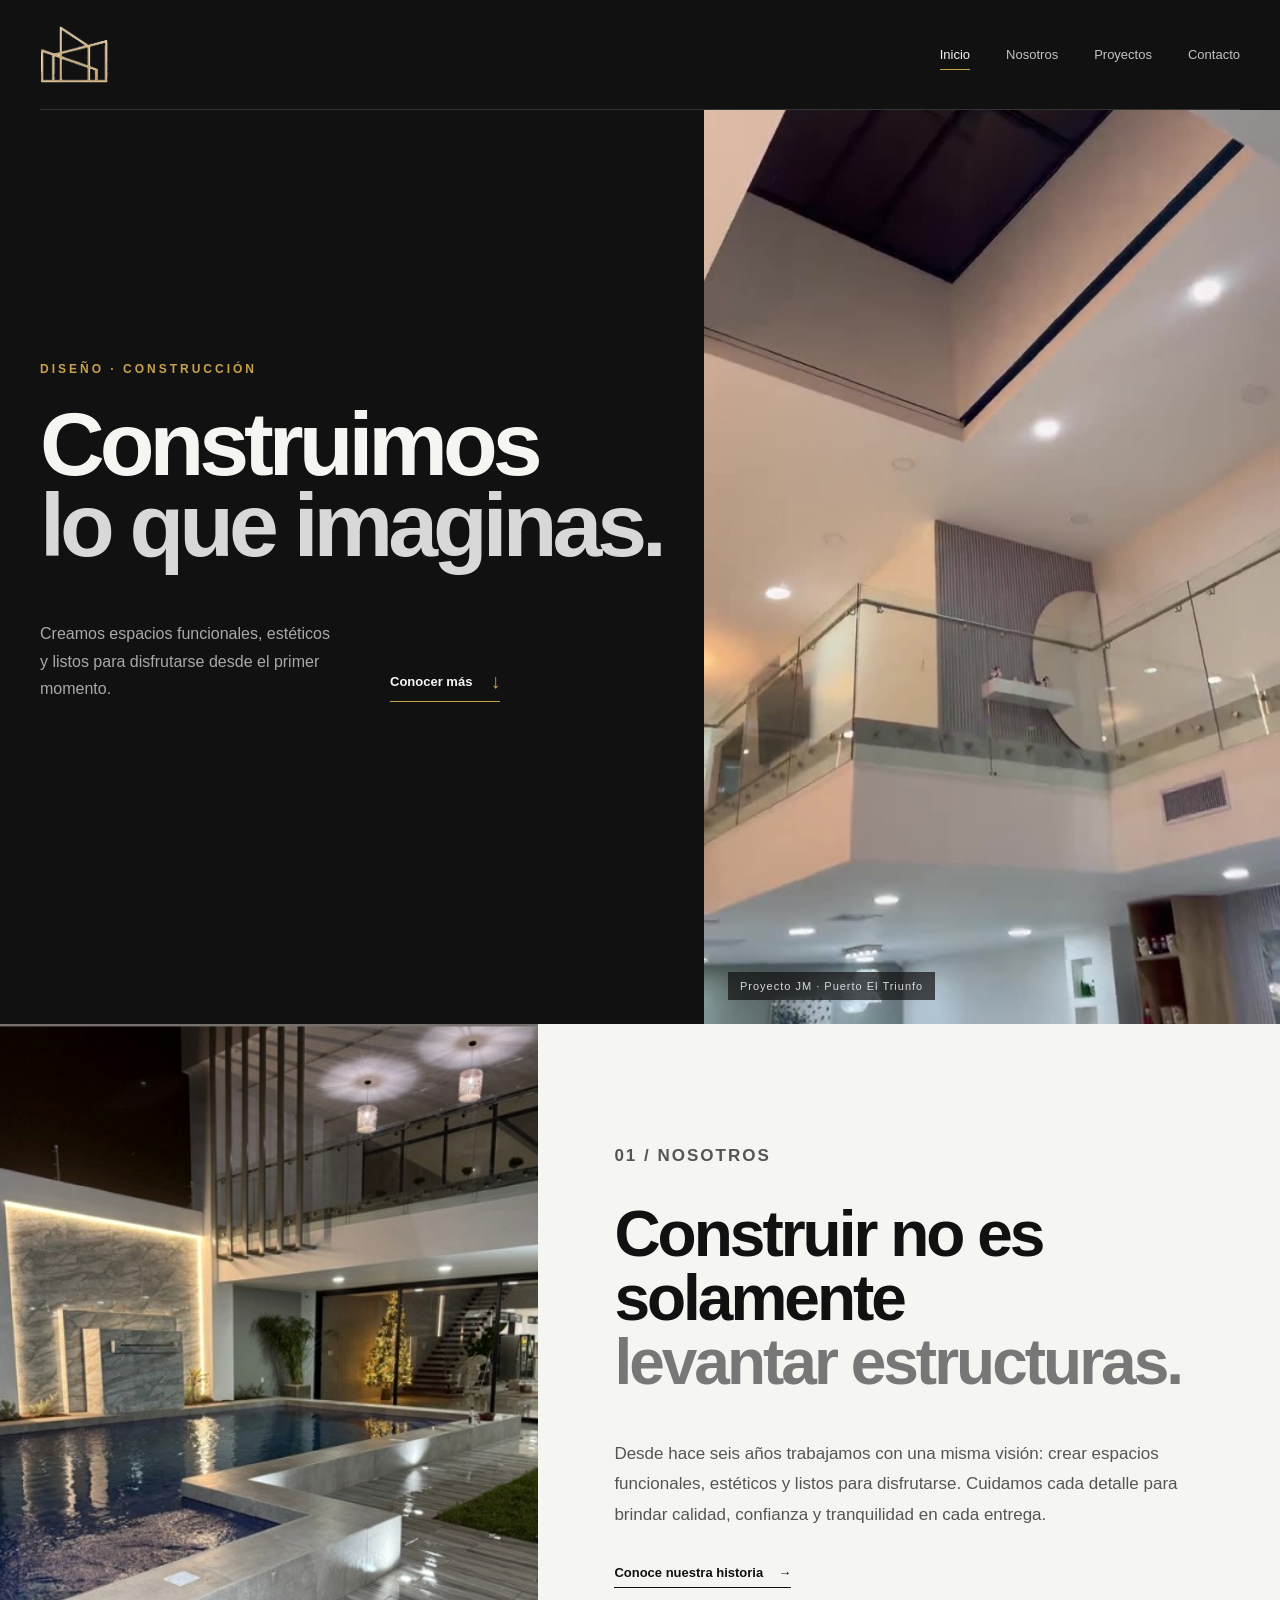
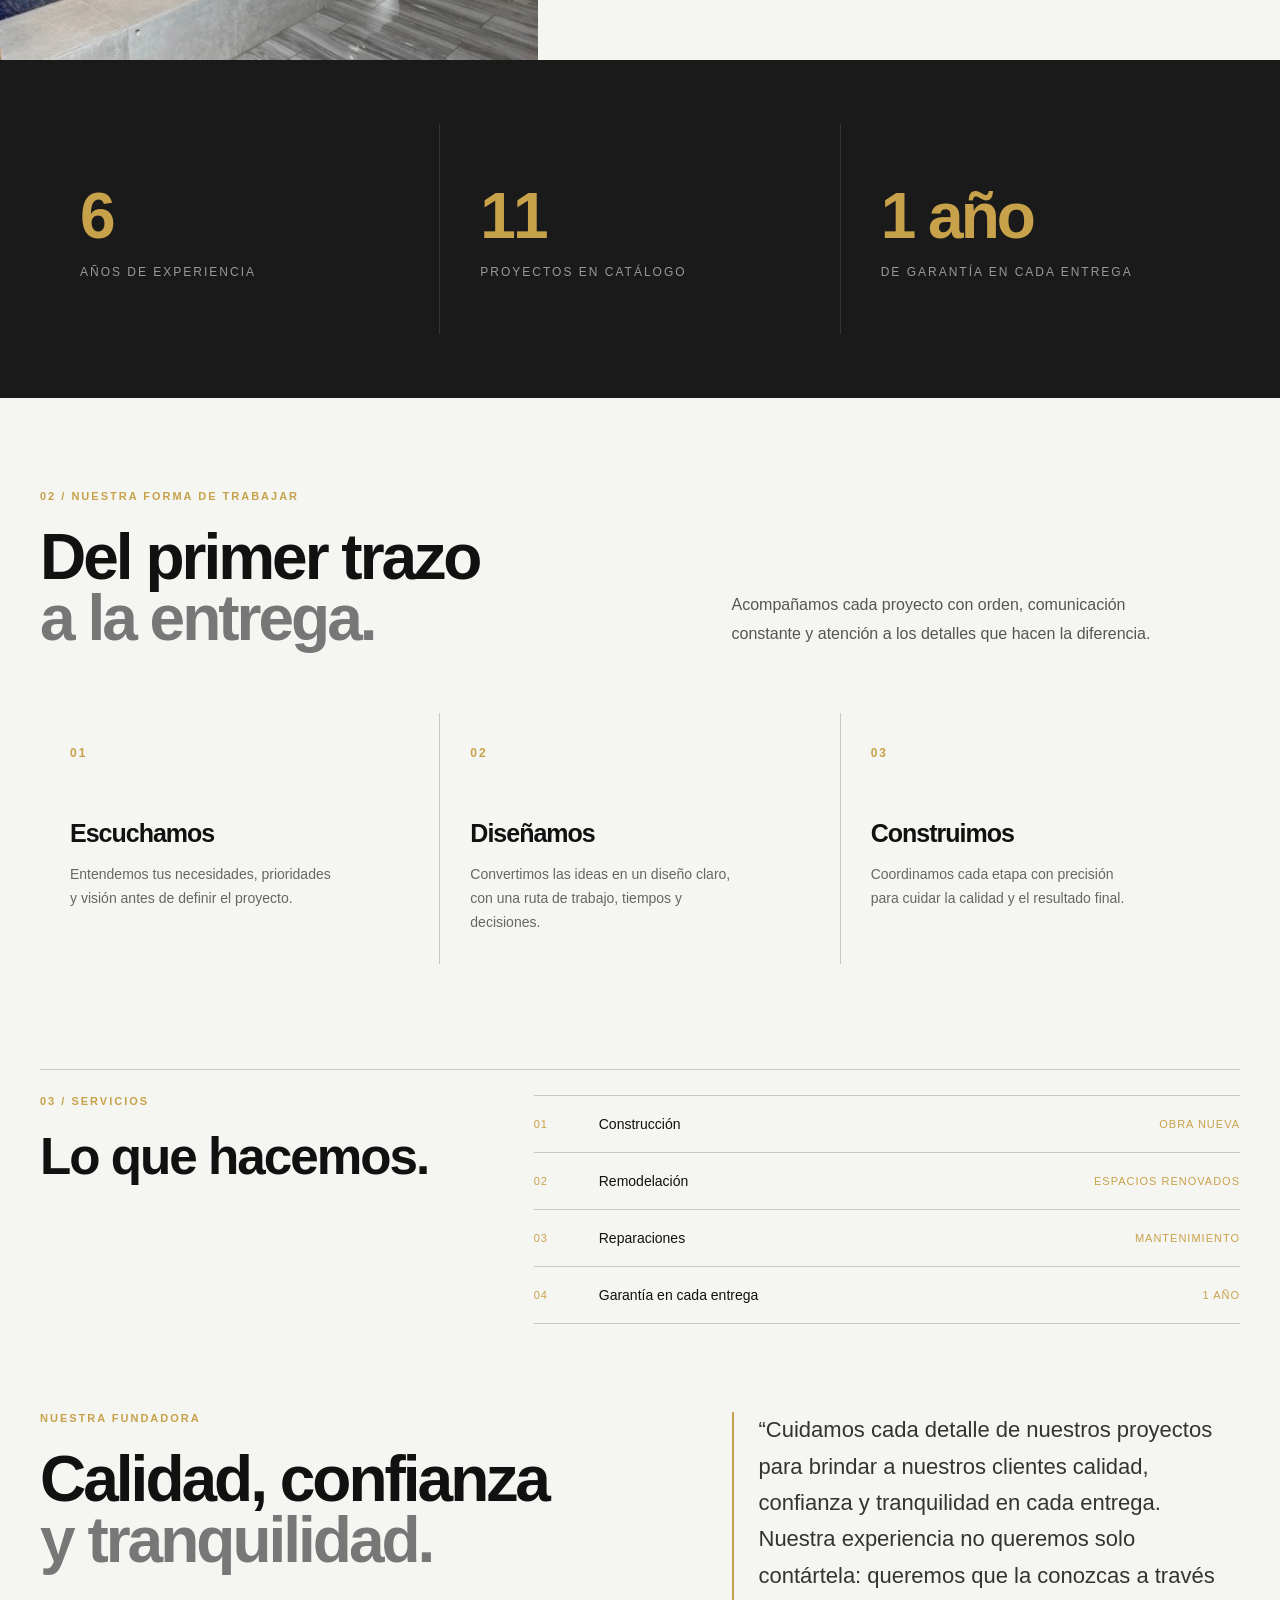
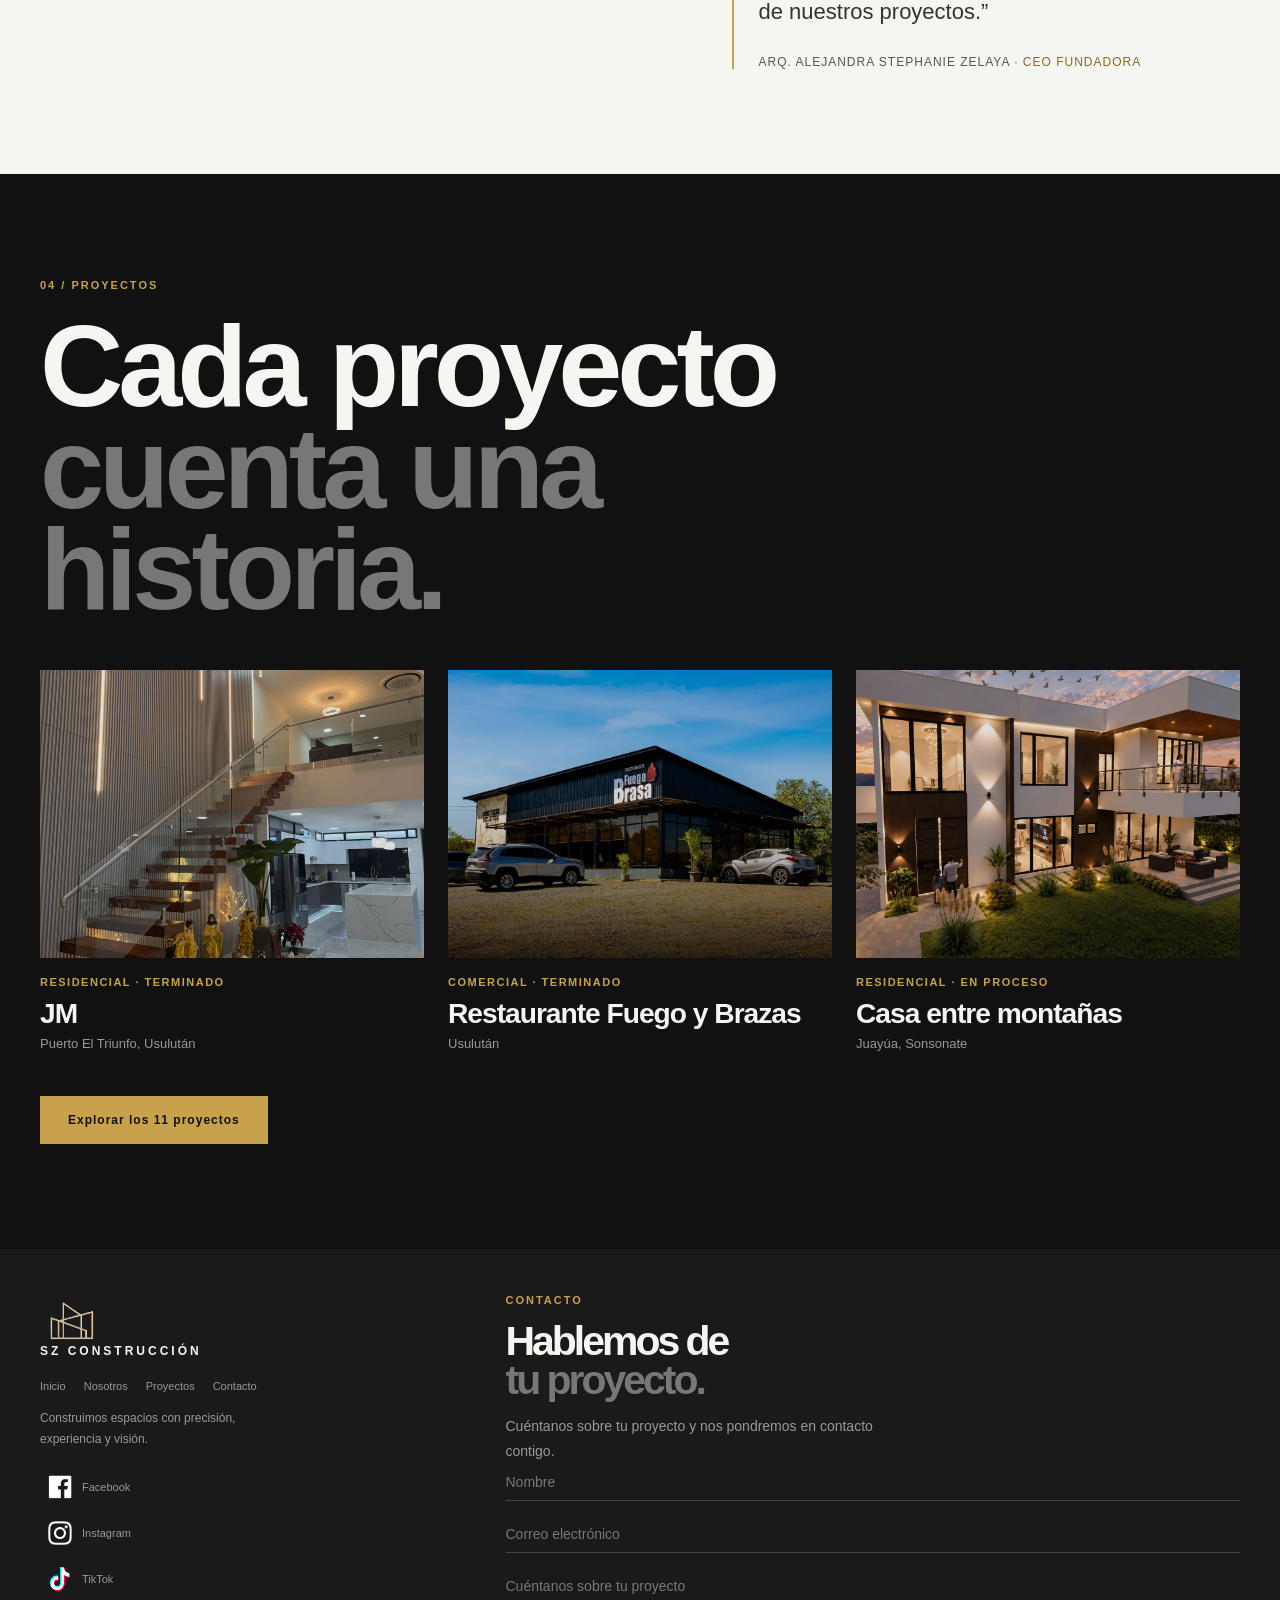
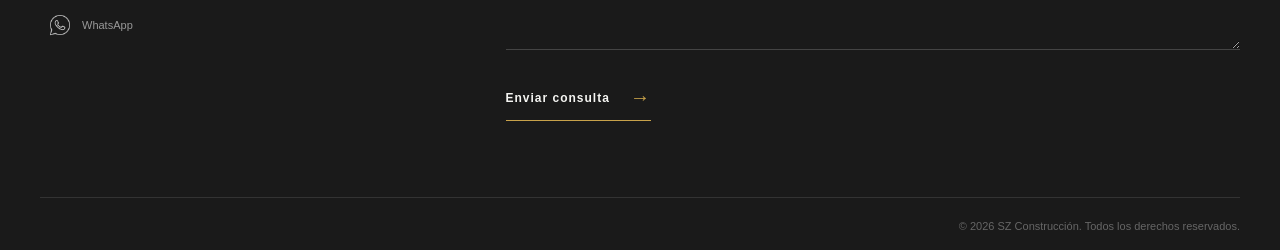
<file: index.html>
<!DOCTYPE html>
<html lang="es">

<head>

    <meta charset="UTF-8">
    <meta name="viewport" content="width=device-width, initial-scale=1.0">
    <meta name="description" content="SZ Construcción: diseño, construcción, remodelación y reparaciones en El Salvador. Conoce nuestros proyectos residenciales, comerciales y hoteleros.">
    <meta name="theme-color" content="#111111">
    <title>SZ Construcción | Diseño y construcción en El Salvador</title>

    <link rel="icon" type="image/png" href="images/brand/logo-mark-transparent.png">
    <link rel="stylesheet" href="css/style.css">

</head>

<body>

    <a class="skip-link" href="#contenido">Saltar al contenido</a>

    <header class="header">

        <div class="container header__content">

            <a href="index.html" class="logo" aria-label="SZ Construcción, inicio">
                <img src="images/brand/logo-mark-transparent.png" alt="" width="104" height="58">
                <span>SZ CONSTRUCCIÓN</span>
            </a>

            <nav class="nav" id="site-navigation" aria-label="Navegación principal">
                <a href="index.html" class="nav__link active" aria-current="page">Inicio</a>
                <a href="nosotros.html" class="nav__link">Nosotros</a>
                <a href="proyectos.html" class="nav__link">Proyectos</a>
                <a href="#contacto" class="nav__link">Contacto</a>
            </nav>

            <button class="menu-button" type="button" aria-label="Abrir menú" aria-expanded="false" aria-controls="site-navigation">
                <span></span>
                <span></span>
            </button>

        </div>

    </header>


    <main id="contenido">

        <!-- HERO -->

        <section class="hero">

            <div class="hero__text">

                <div class="container hero__text-container">

                    <div class="hero__label">
                        DISEÑO · CONSTRUCCIÓN
                    </div>

                    <h1 class="hero__title">
                        Construimos
                        <span>lo que imaginas.</span>
                    </h1>

                    <div class="hero__bottom">

                        <p class="hero__description">
                            Creamos espacios funcionales, estéticos
                            y listos para disfrutarse desde el primer momento.
                        </p>

                        <a href="#intro" class="hero__link">
                            <span>Conocer más</span>
                            <span class="hero__arrow" aria-hidden="true">↓</span>
                        </a>

                    </div>

                </div>

            </div>

            <div class="hero__video">
                <video class="hero__video-media" autoplay muted loop playsinline preload="metadata" poster="videos/proyecto-1/jm-recorrido-poster.jpg" aria-label="Recorrido en video por el proyecto JM">
                    <source src="videos/proyecto-1/jm-recorrido.mp4" type="video/mp4">
                </video>
                <a class="hero__video-caption" href="proyectos/proyecto-1.html">Proyecto JM · Puerto El Triunfo</a>
            </div>

        </section>


        <!-- INTRO -->

        <section class="intro" id="intro">

            <div class="intro__image">
                <img src="images/site/Piscina.png" alt="Piscina iluminada de una residencia construida por SZ Construcción" loading="lazy" decoding="async">
            </div>

            <div class="intro__content">

                <div class="intro__content-inner">

                    <p class="section-label">01 / NOSOTROS</p>

                    <h2>
                        Construir no es solamente
                        <span>levantar estructuras.</span>
                    </h2>

                    <p>
                        Desde hace seis años trabajamos con una misma visión:
                        crear espacios funcionales, estéticos y listos para disfrutarse.
                        Cuidamos cada detalle para brindar calidad, confianza
                        y tranquilidad en cada entrega.
                    </p>

                    <a href="nosotros.html" class="text-link">
                        Conoce nuestra historia
                        <span aria-hidden="true">→</span>
                    </a>

                </div>

            </div>

        </section>


        <!-- DATOS -->

        <section class="numbers" aria-label="SZ Construcción en cifras">

            <div class="container numbers__grid">

                <div class="number">
                    <span class="number__value">6</span>
                    <span class="number__label">Años de experiencia</span>
                </div>

                <div class="number">
                    <span class="number__value">11</span>
                    <span class="number__label">Proyectos en catálogo</span>
                </div>

                <div class="number">
                    <span class="number__value">1 año</span>
                    <span class="number__label">De garantía en cada entrega</span>
                </div>

            </div>

        </section>


        <!-- FORMA DE TRABAJAR -->

        <section class="trust-section">

            <div class="container">

                <div class="trust-section__heading">
                    <div>
                        <p class="section-label">02 / NUESTRA FORMA DE TRABAJAR</p>
                        <h2>Del primer trazo
                            <span>a la entrega.</span>
                        </h2>
                    </div>

                    <p class="trust-section__intro">
                        Acompañamos cada proyecto con orden, comunicación
                        constante y atención a los detalles que hacen la diferencia.
                    </p>
                </div>

                <div class="process-grid">
                    <article class="process-step">
                        <span class="process-step__number">01</span>
                        <h3>Escuchamos</h3>
                        <p>Entendemos tus necesidades, prioridades y visión antes de definir el proyecto.</p>
                    </article>

                    <article class="process-step">
                        <span class="process-step__number">02</span>
                        <h3>Diseñamos</h3>
                        <p>Convertimos las ideas en un diseño claro, con una ruta de trabajo, tiempos y decisiones.</p>
                    </article>

                    <article class="process-step">
                        <span class="process-step__number">03</span>
                        <h3>Construimos</h3>
                        <p>Coordinamos cada etapa con precisión para cuidar la calidad y el resultado final.</p>
                    </article>
                </div>

                <div class="credentials-block">
                    <div>
                        <p class="section-label">03 / SERVICIOS</p>
                        <h2>Lo que hacemos.</h2>
                    </div>

                    <div class="credentials-list">
                        <div class="credential-item">
                            <span>01</span>
                            <strong>Construcción</strong>
                            <em>Obra nueva</em>
                        </div>
                        <div class="credential-item">
                            <span>02</span>
                            <strong>Remodelación</strong>
                            <em>Espacios renovados</em>
                        </div>
                        <div class="credential-item">
                            <span>03</span>
                            <strong>Reparaciones</strong>
                            <em>Mantenimiento</em>
                        </div>
                        <div class="credential-item">
                            <span>04</span>
                            <strong>Garantía en cada entrega</strong>
                            <em>1 año</em>
                        </div>
                    </div>
                </div>

                <div class="testimonials-block">
                    <div class="testimonials-block__heading">
                        <p class="section-label">NUESTRA FUNDADORA</p>
                        <h2>Calidad, confianza
                            <span>y tranquilidad.</span>
                        </h2>
                    </div>

                    <blockquote class="founder-quote">
                        <p>“Cuidamos cada detalle de nuestros proyectos para brindar a nuestros clientes calidad, confianza y tranquilidad en cada entrega. Nuestra experiencia no queremos solo contártela: queremos que la conozcas a través de nuestros proyectos.”</p>
                        <footer>Arq. Alejandra Stephanie Zelaya <cite>· CEO fundadora</cite></footer>
                    </blockquote>
                </div>

            </div>

        </section>


        <!-- PROYECTOS -->

        <section class="demo-cta">

            <div class="container">

                <div class="demo-cta__content">

                    <p class="section-label">04 / PROYECTOS</p>

                    <h2>
                        Cada proyecto
                        <span>cuenta una historia.</span>
                    </h2>

                </div>

                <div class="featured-projects">
                    <a class="featured-project" href="proyectos/proyecto-1.html">
                        <img src="images/proyectos/proyecto-1/img1.jpeg" alt="" width="495" height="700" loading="lazy" decoding="async">
                        <span class="featured-project__type">Residencial · Terminado</span>
                        <strong>JM</strong>
                        <span class="featured-project__location">Puerto El Triunfo, Usulután</span>
                    </a>
                    <a class="featured-project" href="proyectos/proyecto-7.html">
                        <img src="images/proyectos/proyecto-7/fb-01.jpg" alt="" width="1079" height="799" loading="lazy" decoding="async">
                        <span class="featured-project__type">Comercial · Terminado</span>
                        <strong>Restaurante Fuego y Brazas</strong>
                        <span class="featured-project__location">Usulután</span>
                    </a>
                    <a class="featured-project" href="proyectos/proyecto-10.html">
                        <img src="images/proyectos/proyecto-10/em-01.jpg" alt="" width="1672" height="941" loading="lazy" decoding="async">
                        <span class="featured-project__type">Residencial · En proceso</span>
                        <strong>Casa entre montañas</strong>
                        <span class="featured-project__location">Juayúa, Sonsonate</span>
                    </a>
                </div>

                <a href="proyectos.html" class="button">
                    Explorar los 11 proyectos
                </a>

            </div>

        </section>

    </main>


    <footer class="footer">

        <div class="container">

            <div class="footer__top">

                <div class="footer__brand">
                    <a href="index.html" class="footer__logo" aria-label="SZ Construcción, inicio"><img src="images/brand/logo-mark-transparent.png" alt=""><span>SZ CONSTRUCCIÓN</span></a>
                    <nav class="footer__nav" aria-label="Navegacion del pie de pagina">
                        <a href="index.html">Inicio</a>
                        <a href="nosotros.html">Nosotros</a>
                        <a href="proyectos.html">Proyectos</a>
                        <a href="#contacto">Contacto</a>
                    </nav>
                    <p class="footer__brand-text">Construimos espacios con precisión, experiencia y visión.</p>
                    <div class="footer__socials" aria-label="Redes sociales">
                        <a href="https://www.facebook.com/szconstrucion" class="footer__social" target="_blank" rel="noopener noreferrer" aria-label="Facebook"><img src="images/social/LogoFace.png" alt="">Facebook</a>
                        <a href="https://www.instagram.com/sz_construccion?stkn=ZDNlZDc0MzIxNw==" class="footer__social" target="_blank" rel="noopener noreferrer" aria-label="Instagram"><img src="images/social/LogoInsta.png" alt="">Instagram</a>
                        <a href="https://www.tiktok.com/@sz_construccionsv?is_from_webapp=1&sender_device=pc" class="footer__social" target="_blank" rel="noopener noreferrer" aria-label="TikTok"><img src="images/social/LogoTikTok.png" alt="">TikTok</a>
                        <a href="https://wa.me/50374683677" class="footer__social" target="_blank" rel="noopener noreferrer" aria-label="WhatsApp"><img src="images/social/LogoWha.png" alt="">WhatsApp</a>
                    </div>
                </div>

                <div class="footer__contact" id="contacto">
                    <div class="footer__intro">
                        <p class="footer__label">CONTACTO</p>
                        <h2 class="footer__title">Hablemos de <span>tu proyecto.</span></h2>
                        <p class="footer__description">Cuéntanos sobre tu proyecto y nos pondremos en contacto contigo.</p>
                    </div>
                    <form class="footer__form" id="contact-form" novalidate>
                        <div class="footer__field"><label for="contact-name">Nombre</label><input type="text" id="contact-name" name="name" placeholder="Nombre" autocomplete="name" maxlength="80" required></div>
                        <div class="footer__field"><label for="contact-email">Correo electrónico</label><input type="email" id="contact-email" name="email" placeholder="Correo electrónico" autocomplete="email" inputmode="email" maxlength="120" required></div>
                        <div class="footer__field"><label for="contact-message">Mensaje</label><textarea id="contact-message" name="message" placeholder="Cuéntanos sobre tu proyecto" maxlength="2000" required></textarea></div>
                        <div class="footer__honey" aria-hidden="true"><label for="contact-honey">No llenar este campo</label><input type="text" id="contact-honey" name="_honey" tabindex="-1" autocomplete="off"></div>
                        <button type="submit" class="footer__submit">Enviar consulta <span>→</span></button>
                    </form>
                </div>

            </div>

            <div class="footer__bottom">
                <p class="footer__copyright">© 2026 SZ Construcción. Todos los derechos reservados.</p>
            </div>

        </div>

    </footer>


    <script src="js/main.js"></script>

</body>

</html>
</file>
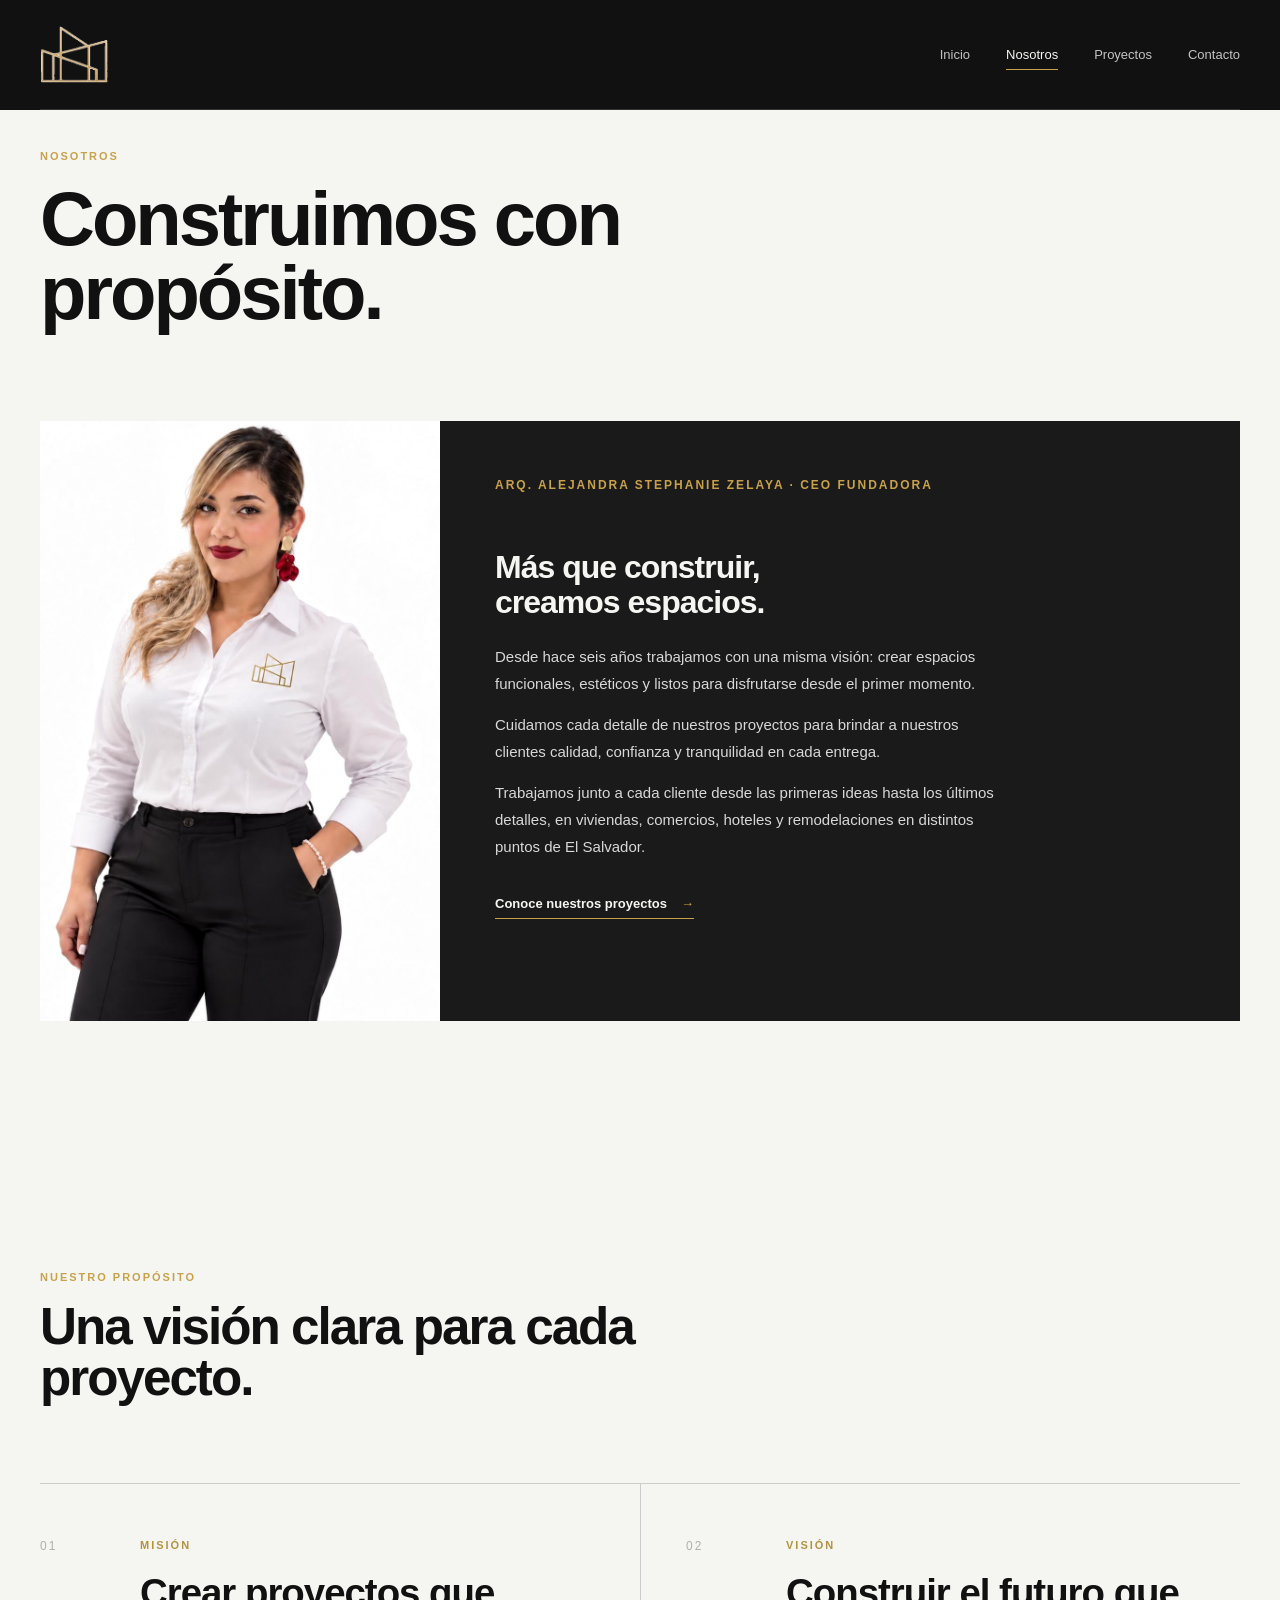
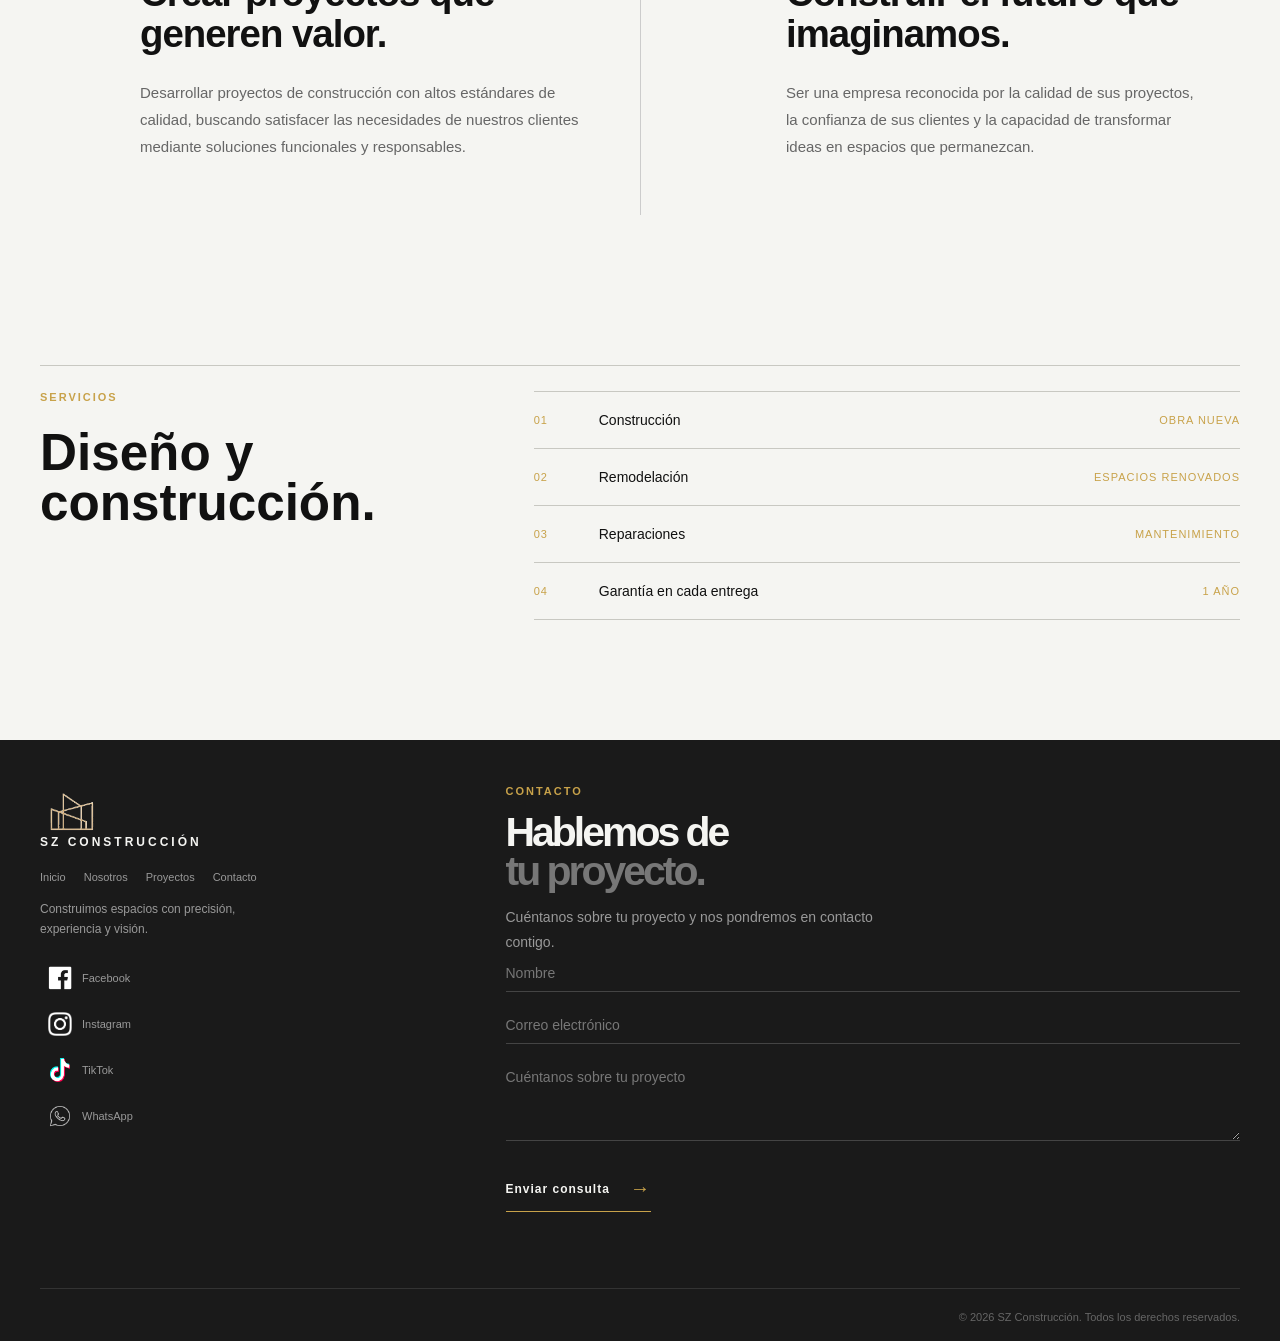
<file: nosotros.html>
<!DOCTYPE html>
<html lang="es">

<head>

    <meta charset="UTF-8">
    <meta name="viewport" content="width=device-width, initial-scale=1.0">
    <meta name="description" content="Conoce SZ Construcción, fundada por la Arq. Alejandra Stephanie Zelaya: nuestra historia, misión, visión y servicios.">
    <meta name="theme-color" content="#111111">
    <title>Nosotros | SZ Construcción</title>

    <link rel="icon" type="image/png" href="images/brand/logo-mark-transparent.png">
    <link rel="stylesheet" href="css/style.css">
    <link rel="stylesheet" href="css/nosotros.css">

</head>

<body>

    <a class="skip-link" href="#contenido">Saltar al contenido</a>

    <header class="header">

        <div class="container header__content">

            <a href="index.html" class="logo" aria-label="SZ Construcción, inicio">
                <img src="images/brand/logo-mark-transparent.png" alt="" width="104" height="58">
                <span>SZ CONSTRUCCIÓN</span>
            </a>

            <nav class="nav" id="site-navigation" aria-label="Navegación principal">
                <a href="index.html" class="nav__link">Inicio</a>
                <a href="nosotros.html" class="nav__link active" aria-current="page">Nosotros</a>
                <a href="proyectos.html" class="nav__link">Proyectos</a>
                <a href="#contacto" class="nav__link">Contacto</a>
            </nav>

            <button class="menu-button" type="button" aria-label="Abrir menú" aria-expanded="false" aria-controls="site-navigation">
                <span></span>
                <span></span>
            </button>

        </div>

    </header>


    <main id="contenido">

        <!-- INTRODUCCIÓN -->

        <section class="about-intro">

            <div class="container">

                <div class="about-intro__heading">
                    <p class="section-label">NOSOTROS</p>
                    <h1>Construimos con propósito.</h1>
                </div>

                <div class="about-intro__grid">

                    <figure class="about-intro__image">
                        <img src="images/nosotros/Teffa.jpeg" alt="Arq. Alejandra Stephanie Zelaya, fundadora de SZ Construcción" width="1070" height="1280">
                    </figure>

                    <div class="about-intro__content">

                        <span class="about-intro__number">ARQ. ALEJANDRA STEPHANIE ZELAYA · CEO FUNDADORA</span>

                        <h2>
                            Más que construir,
                            creamos espacios.
                        </h2>

                        <p>
                            Desde hace seis años trabajamos con una misma visión:
                            crear espacios funcionales, estéticos y listos para
                            disfrutarse desde el primer momento.
                        </p>

                        <p>
                            Cuidamos cada detalle de nuestros proyectos para brindar
                            a nuestros clientes calidad, confianza y tranquilidad
                            en cada entrega.
                        </p>

                        <p>
                            Trabajamos junto a cada cliente desde las primeras ideas
                            hasta los últimos detalles, en viviendas, comercios,
                            hoteles y remodelaciones en distintos puntos de El Salvador.
                        </p>

                        <a href="proyectos.html" class="about-intro__link">Conoce nuestros proyectos <span aria-hidden="true">→</span></a>

                    </div>

                </div>

            </div>

        </section>


        <!-- MISIÓN / VISIÓN -->

        <section class="about-purpose">

            <div class="container">

                <div class="about-purpose__intro">
                    <p class="section-label">NUESTRO PROPÓSITO</p>
                    <h2>Una visión clara para cada proyecto.</h2>
                </div>

                <div class="about-purpose__grid">

                    <article class="about-purpose__item">
                        <div class="about-purpose__number">01</div>
                        <div>
                            <p class="about-purpose__label">MISIÓN</p>
                            <h3>Crear proyectos que generen valor.</h3>
                            <p>
                                Desarrollar proyectos de construcción con altos estándares
                                de calidad, buscando satisfacer las necesidades de nuestros
                                clientes mediante soluciones funcionales y responsables.
                            </p>
                        </div>
                    </article>

                    <article class="about-purpose__item">
                        <div class="about-purpose__number">02</div>
                        <div>
                            <p class="about-purpose__label">VISIÓN</p>
                            <h3>Construir el futuro que imaginamos.</h3>
                            <p>
                                Ser una empresa reconocida por la calidad de sus proyectos,
                                la confianza de sus clientes y la capacidad de transformar
                                ideas en espacios que permanezcan.
                            </p>
                        </div>
                    </article>

                </div>

            </div>

        </section>


        <!-- SERVICIOS -->

        <section class="about-credentials">

            <div class="container">

                <div class="credentials-block">
                    <div>
                        <p class="section-label">SERVICIOS</p>
                        <h2>Diseño y construcción.</h2>
                    </div>

                    <div class="credentials-list">
                        <div class="credential-item">
                            <span>01</span>
                            <strong>Construcción</strong>
                            <em>Obra nueva</em>
                        </div>
                        <div class="credential-item">
                            <span>02</span>
                            <strong>Remodelación</strong>
                            <em>Espacios renovados</em>
                        </div>
                        <div class="credential-item">
                            <span>03</span>
                            <strong>Reparaciones</strong>
                            <em>Mantenimiento</em>
                        </div>
                        <div class="credential-item">
                            <span>04</span>
                            <strong>Garantía en cada entrega</strong>
                            <em>1 año</em>
                        </div>
                    </div>
                </div>

            </div>

        </section>

    </main>


    <footer class="footer">

        <div class="container">

            <div class="footer__top">

                <div class="footer__brand">
                    <a href="index.html" class="footer__logo" aria-label="SZ Construcción, inicio"><img src="images/brand/logo-mark-transparent.png" alt=""><span>SZ CONSTRUCCIÓN</span></a>
                    <nav class="footer__nav" aria-label="Navegacion del pie de pagina">
                        <a href="index.html">Inicio</a>
                        <a href="nosotros.html">Nosotros</a>
                        <a href="proyectos.html">Proyectos</a>
                        <a href="#contacto">Contacto</a>
                    </nav>
                    <p class="footer__brand-text">Construimos espacios con precisión, experiencia y visión.</p>
                    <div class="footer__socials" aria-label="Redes sociales">
                        <a href="https://www.facebook.com/szconstrucion" class="footer__social" target="_blank" rel="noopener noreferrer" aria-label="Facebook"><img src="images/social/LogoFace.png" alt="">Facebook</a>
                        <a href="https://www.instagram.com/sz_construccion?stkn=ZDNlZDc0MzIxNw==" class="footer__social" target="_blank" rel="noopener noreferrer" aria-label="Instagram"><img src="images/social/LogoInsta.png" alt="">Instagram</a>
                        <a href="https://www.tiktok.com/@sz_construccionsv?is_from_webapp=1&sender_device=pc" class="footer__social" target="_blank" rel="noopener noreferrer" aria-label="TikTok"><img src="images/social/LogoTikTok.png" alt="">TikTok</a>
                        <a href="https://wa.me/50374683677" class="footer__social" target="_blank" rel="noopener noreferrer" aria-label="WhatsApp"><img src="images/social/LogoWha.png" alt="">WhatsApp</a>
                    </div>
                </div>

                <div class="footer__contact" id="contacto">
                    <div class="footer__intro">
                        <p class="footer__label">CONTACTO</p>
                        <h2 class="footer__title">Hablemos de <span>tu proyecto.</span></h2>
                        <p class="footer__description">Cuéntanos sobre tu proyecto y nos pondremos en contacto contigo.</p>
                    </div>
                    <form class="footer__form" id="contact-form" novalidate>
                        <div class="footer__field"><label for="contact-name">Nombre</label><input type="text" id="contact-name" name="name" placeholder="Nombre" autocomplete="name" maxlength="80" required></div>
                        <div class="footer__field"><label for="contact-email">Correo electrónico</label><input type="email" id="contact-email" name="email" placeholder="Correo electrónico" autocomplete="email" inputmode="email" maxlength="120" required></div>
                        <div class="footer__field"><label for="contact-message">Mensaje</label><textarea id="contact-message" name="message" placeholder="Cuéntanos sobre tu proyecto" maxlength="2000" required></textarea></div>
                        <div class="footer__honey" aria-hidden="true"><label for="contact-honey">No llenar este campo</label><input type="text" id="contact-honey" name="_honey" tabindex="-1" autocomplete="off"></div>
                        <button type="submit" class="footer__submit">Enviar consulta <span>→</span></button>
                    </form>
                </div>

            </div>

            <div class="footer__bottom">
                <p class="footer__copyright">© 2026 SZ Construcción. Todos los derechos reservados.</p>
            </div>

        </div>

    </footer>


    <script src="js/main.js"></script>

</body>

</html>
</file>
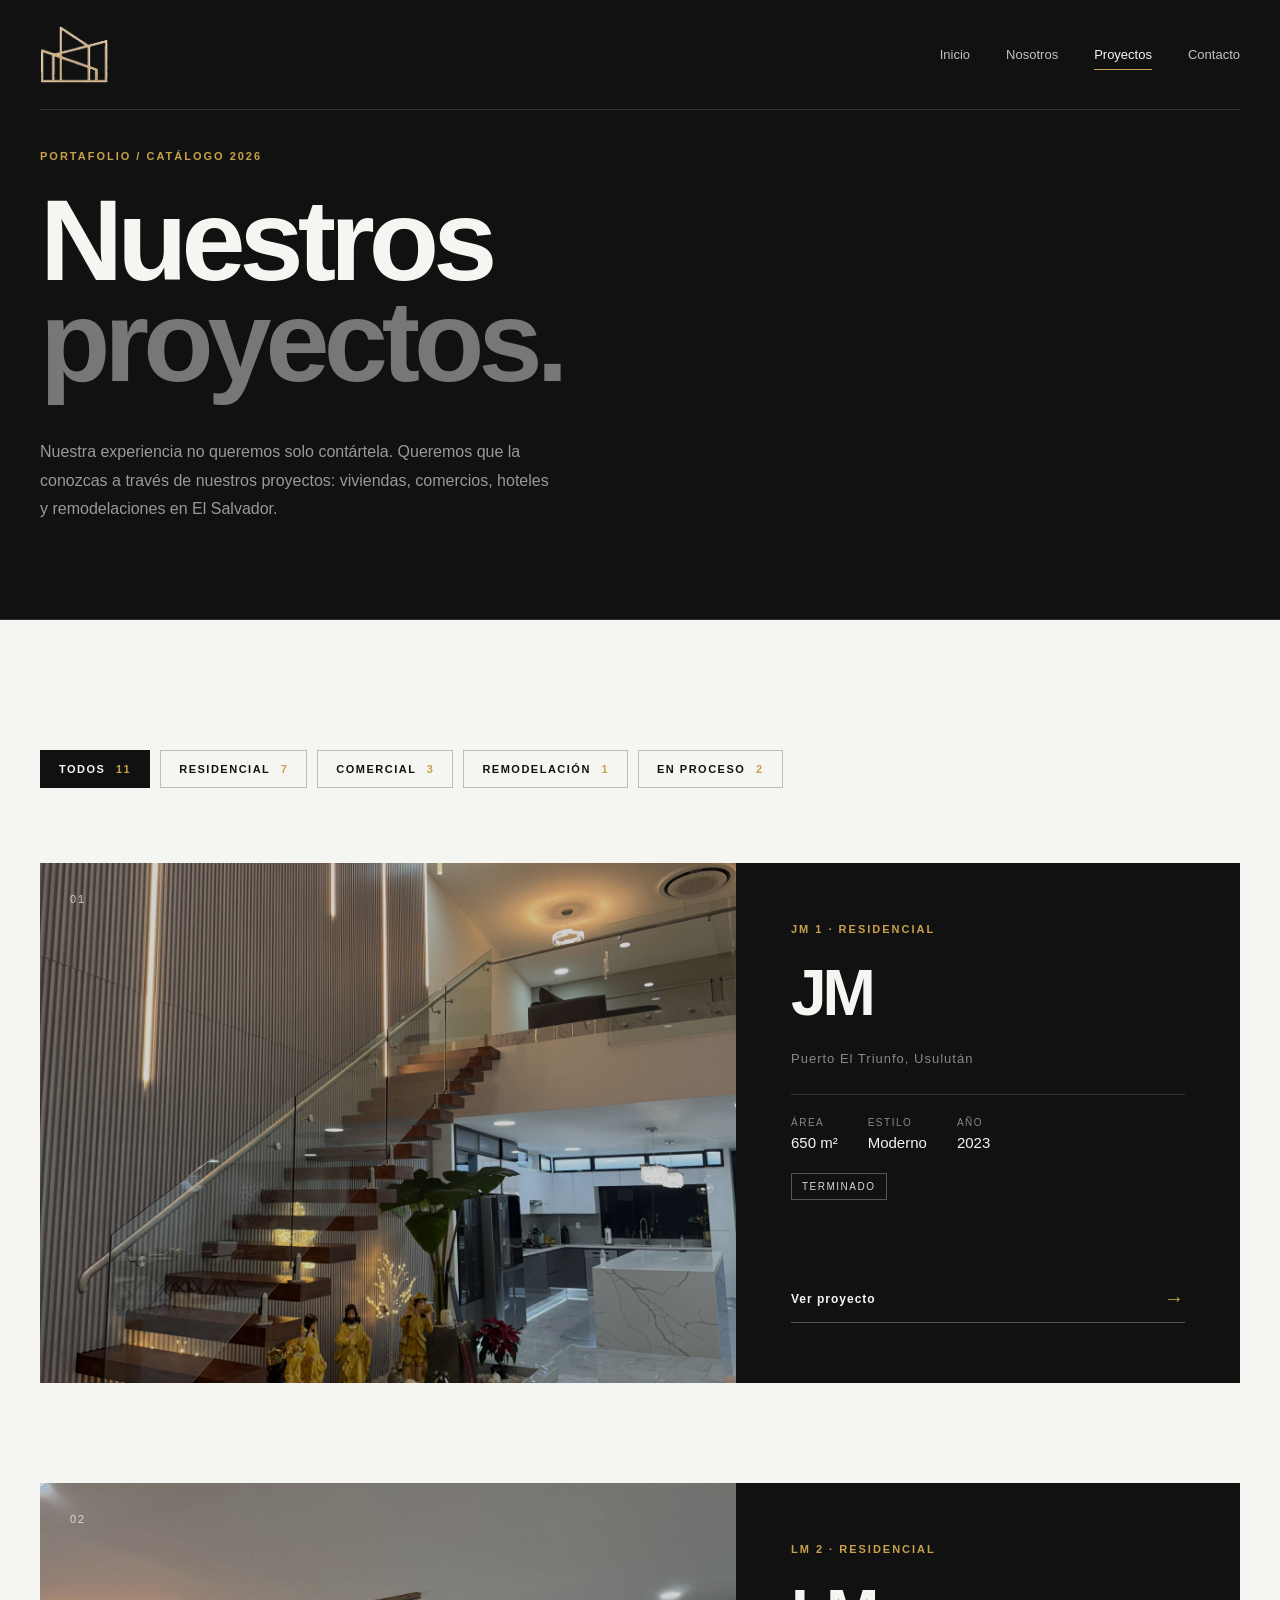
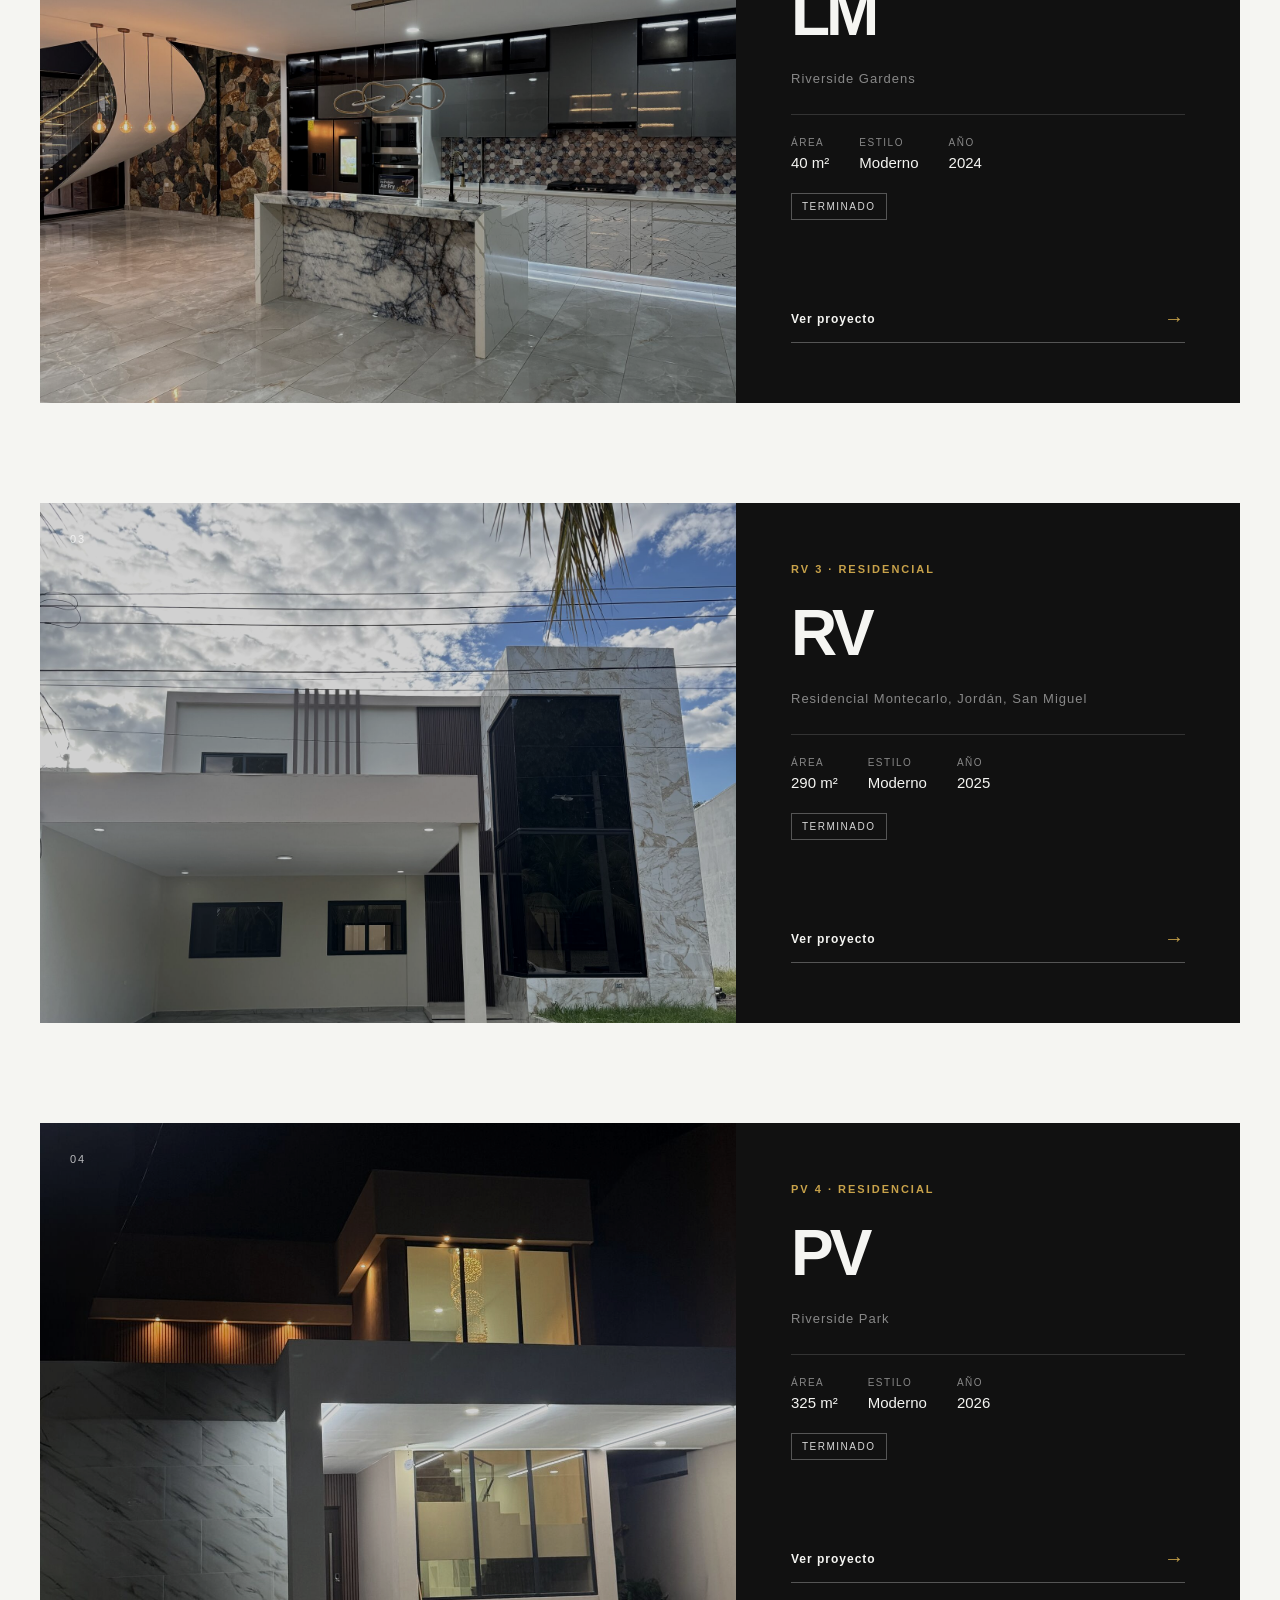
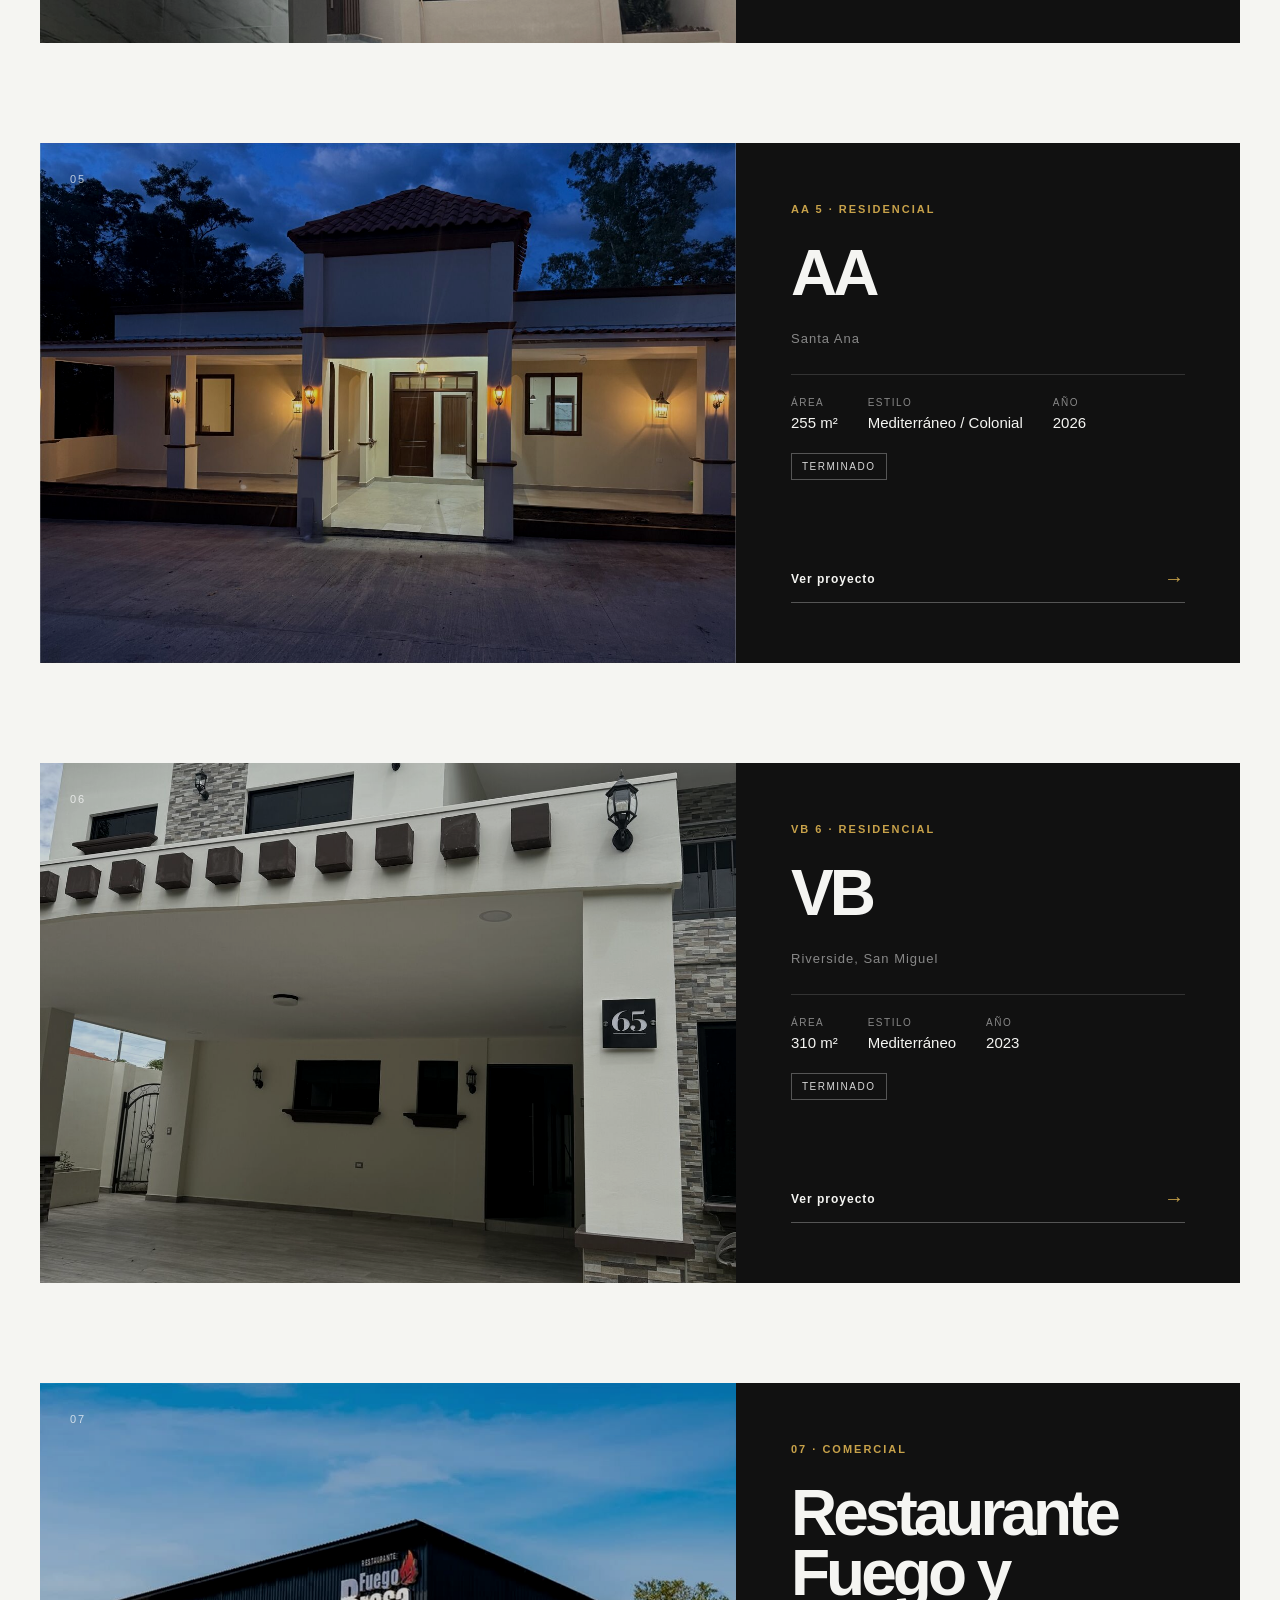
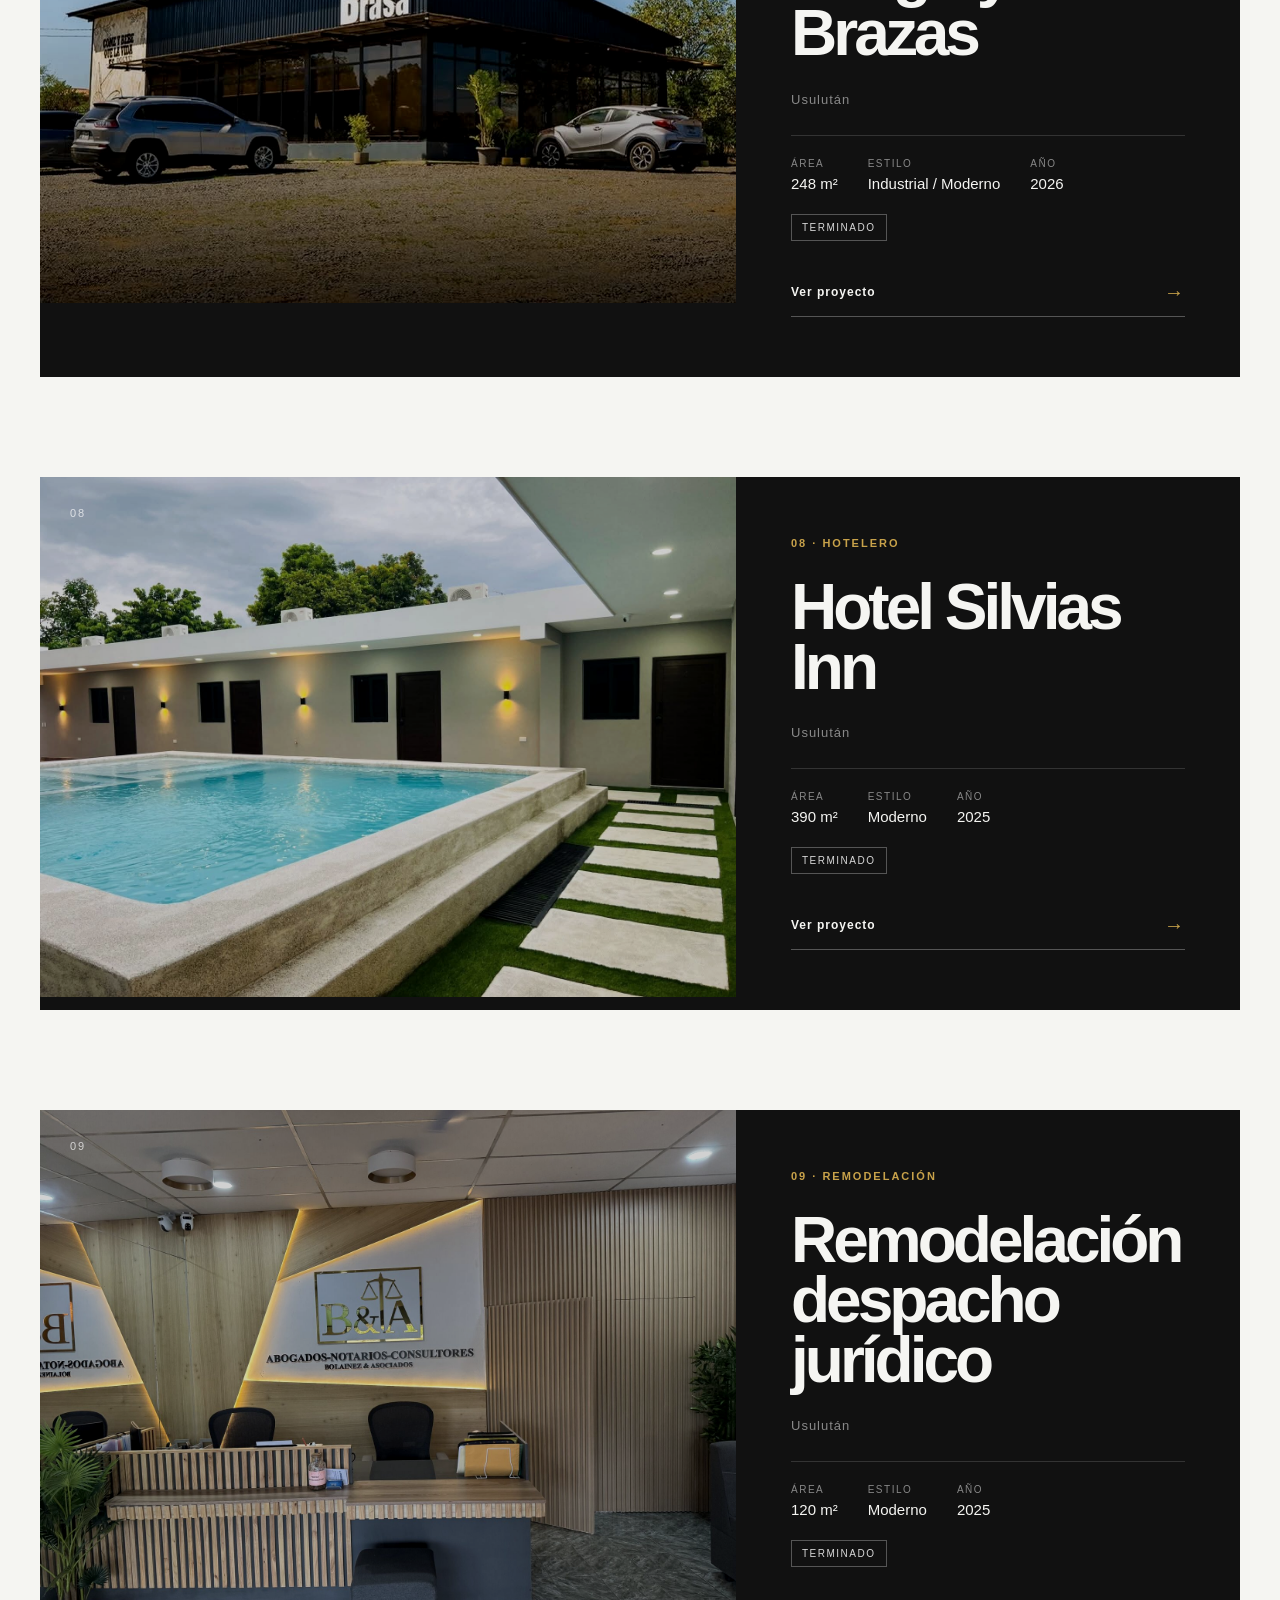
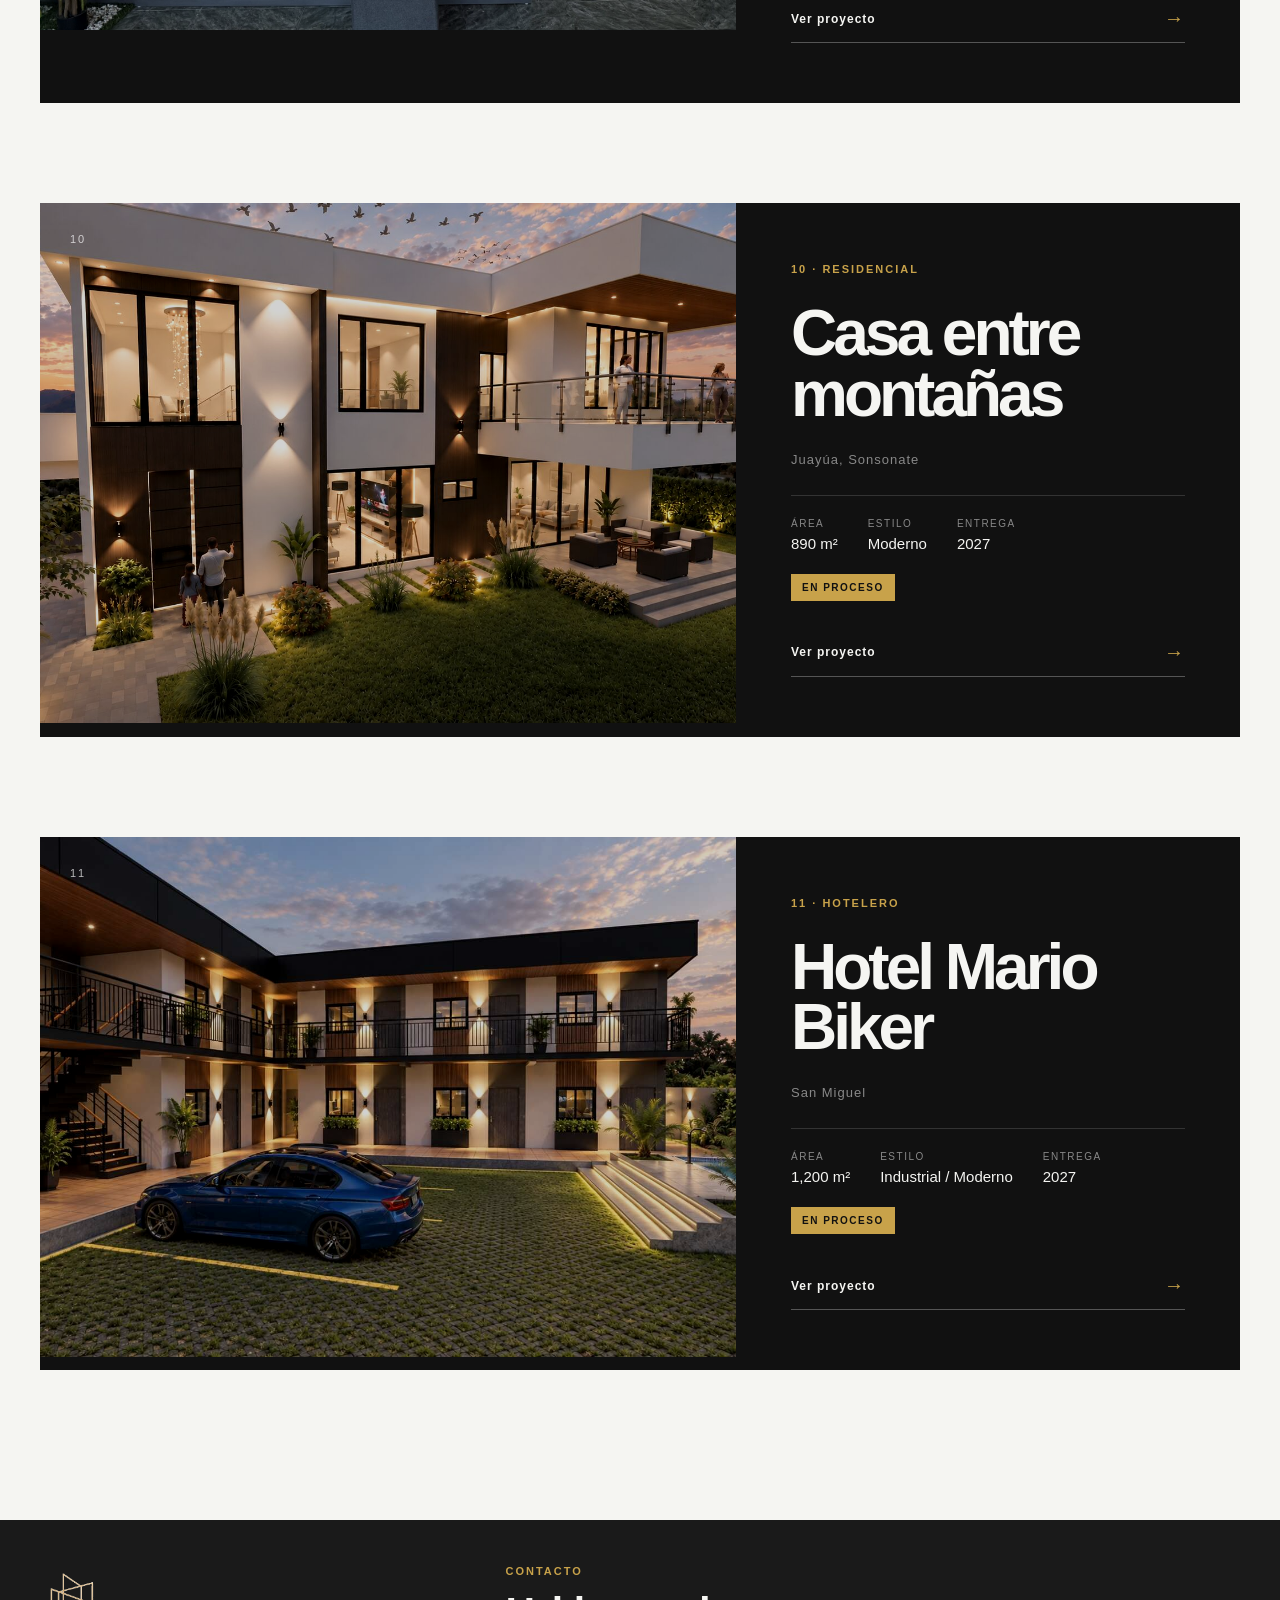
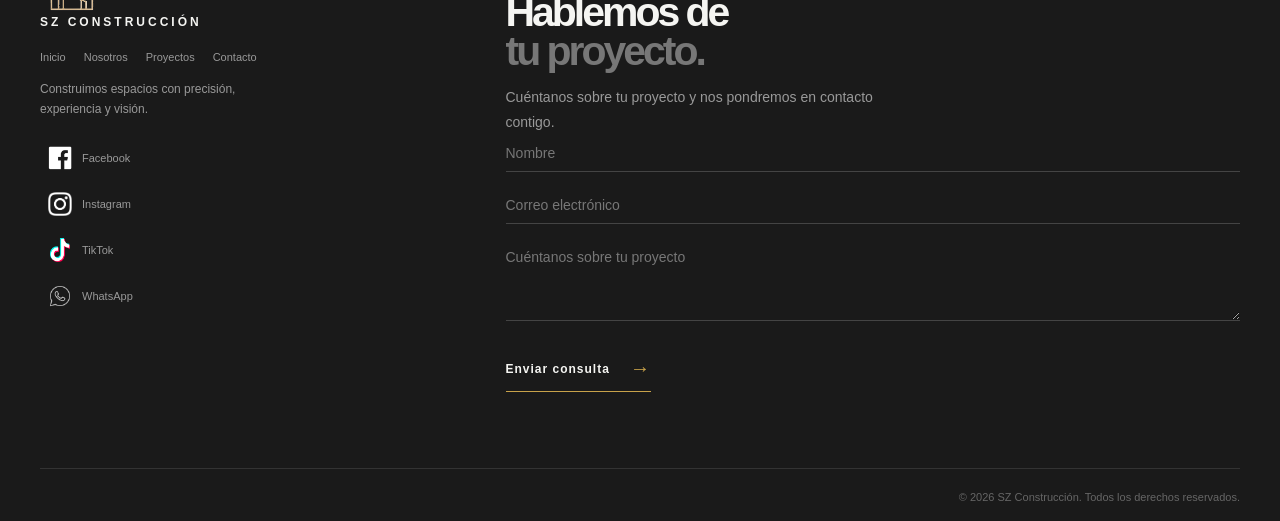
<file: proyectos.html>
<!DOCTYPE html>
<html lang="es">

<head>

    <meta charset="UTF-8">
    <meta name="viewport" content="width=device-width, initial-scale=1.0">
    <meta name="description" content="Catálogo de proyectos residenciales, comerciales y remodelaciones de SZ Construcción en El Salvador.">
    <meta name="theme-color" content="#111111">
    <title>Proyectos | SZ Construcción</title>

    <link rel="icon" type="image/png" href="images/brand/logo-mark-transparent.png">
    <link rel="stylesheet" href="css/style.css">
    <link rel="stylesheet" href="css/proyectos.css">

</head>

<body>

    <a class="skip-link" href="#contenido">Saltar al contenido</a>

    <header class="header">

        <div class="container header__content">

            <a href="index.html" class="logo" aria-label="SZ Construcción, inicio">
                <img src="images/brand/logo-mark-transparent.png" alt="" width="104" height="58">
                <span>SZ CONSTRUCCIÓN</span>
            </a>

            <nav class="nav" id="site-navigation" aria-label="Navegación principal">
                <a href="index.html" class="nav__link">Inicio</a>
                <a href="nosotros.html" class="nav__link">Nosotros</a>
                <a href="proyectos.html" class="nav__link active" aria-current="page">Proyectos</a>
                <a href="#contacto" class="nav__link">Contacto</a>
            </nav>

            <button class="menu-button" type="button" aria-label="Abrir menú" aria-expanded="false" aria-controls="site-navigation">
                <span></span>
                <span></span>
            </button>

        </div>

    </header>


    <main id="contenido">

        <section class="projects-hero">

            <div class="container">

                <p class="section-label">PORTAFOLIO / CATÁLOGO 2026</p>

                <h1>
                    Nuestros
                    <span>proyectos.</span>
                </h1>

                <p class="projects-hero__description">
                    Nuestra experiencia no queremos solo contártela.
                    Queremos que la conozcas a través de nuestros proyectos:
                    viviendas, comercios, hoteles y remodelaciones en El Salvador.
                </p>

            </div>

        </section>


        <section class="projects-catalog">

            <div class="container">

                <div class="project-filters" role="group" aria-label="Filtrar proyectos">
                    <button class="project-filter is-active" type="button" data-filter="todos" aria-pressed="true">Todos <span>11</span></button>
                    <button class="project-filter" type="button" data-filter="residencial" aria-pressed="false">Residencial <span>7</span></button>
                    <button class="project-filter" type="button" data-filter="comercial" aria-pressed="false">Comercial <span>3</span></button>
                    <button class="project-filter" type="button" data-filter="remodelacion" aria-pressed="false">Remodelación <span>1</span></button>
                    <button class="project-filter" type="button" data-filter="en-proceso" aria-pressed="false">En proceso <span>2</span></button>
                </div>

                <p class="projects-empty" hidden>
                    Todavía no hay proyectos publicados en esta categoría.
                </p>

                <article class="project-card" data-category="residencial" data-status="terminado">

                    <a href="proyectos/proyecto-1.html" class="project-card__image" tabindex="-1" aria-hidden="true">
                        <img src="images/proyectos/proyecto-1/img1.jpeg" alt="" width="495" height="700" loading="lazy" decoding="async">
                        <span class="project-card__number">01</span>
                    </a>

                    <div class="project-card__content">

                        <div>
                            <p class="project-card__type">JM 1 · RESIDENCIAL</p>
                            <h2><a href="proyectos/proyecto-1.html">JM</a></h2>
                            <p class="project-card__location">Puerto El Triunfo, Usulután</p>
                            <ul class="project-card__meta">
                                <li><span>Área</span>650 m²</li>
                                <li><span>Estilo</span>Moderno</li>
                                <li><span>Año</span>2023</li>
                            </ul>
                            <span class="project-card__status">Terminado</span>
                        </div>

                        <a href="proyectos/proyecto-1.html" class="project-card__link">
                            <span>Ver proyecto</span>
                            <span aria-hidden="true">→</span>
                        </a>

                    </div>

                </article>
                <article class="project-card" data-category="residencial" data-status="terminado">

                    <a href="proyectos/proyecto-2.html" class="project-card__image" tabindex="-1" aria-hidden="true">
                        <img src="images/proyectos/proyecto-2/lm-01.jpg" alt="" width="1800" height="1350" loading="lazy" decoding="async">
                        <span class="project-card__number">02</span>
                    </a>

                    <div class="project-card__content">

                        <div>
                            <p class="project-card__type">LM 2 · RESIDENCIAL</p>
                            <h2><a href="proyectos/proyecto-2.html">LM</a></h2>
                            <p class="project-card__location">Riverside Gardens</p>
                            <ul class="project-card__meta">
                                <li><span>Área</span>40 m²</li>
                                <li><span>Estilo</span>Moderno</li>
                                <li><span>Año</span>2024</li>
                            </ul>
                            <span class="project-card__status">Terminado</span>
                        </div>

                        <a href="proyectos/proyecto-2.html" class="project-card__link">
                            <span>Ver proyecto</span>
                            <span aria-hidden="true">→</span>
                        </a>

                    </div>

                </article>
                <article class="project-card" data-category="residencial" data-status="terminado">

                    <a href="proyectos/proyecto-3.html" class="project-card__image" tabindex="-1" aria-hidden="true">
                        <img src="images/proyectos/proyecto-3/rv-01.jpg" alt="" width="1800" height="1722" loading="lazy" decoding="async">
                        <span class="project-card__number">03</span>
                    </a>

                    <div class="project-card__content">

                        <div>
                            <p class="project-card__type">RV 3 · RESIDENCIAL</p>
                            <h2><a href="proyectos/proyecto-3.html">RV</a></h2>
                            <p class="project-card__location">Residencial Montecarlo, Jordán, San Miguel</p>
                            <ul class="project-card__meta">
                                <li><span>Área</span>290 m²</li>
                                <li><span>Estilo</span>Moderno</li>
                                <li><span>Año</span>2025</li>
                            </ul>
                            <span class="project-card__status">Terminado</span>
                        </div>

                        <a href="proyectos/proyecto-3.html" class="project-card__link">
                            <span>Ver proyecto</span>
                            <span aria-hidden="true">→</span>
                        </a>

                    </div>

                </article>
                <article class="project-card" data-category="residencial" data-status="terminado">

                    <a href="proyectos/proyecto-4.html" class="project-card__image" tabindex="-1" aria-hidden="true">
                        <img src="images/proyectos/proyecto-4/pv-01.jpg" alt="" width="1273" height="1800" loading="lazy" decoding="async">
                        <span class="project-card__number">04</span>
                    </a>

                    <div class="project-card__content">

                        <div>
                            <p class="project-card__type">PV 4 · RESIDENCIAL</p>
                            <h2><a href="proyectos/proyecto-4.html">PV</a></h2>
                            <p class="project-card__location">Riverside Park</p>
                            <ul class="project-card__meta">
                                <li><span>Área</span>325 m²</li>
                                <li><span>Estilo</span>Moderno</li>
                                <li><span>Año</span>2026</li>
                            </ul>
                            <span class="project-card__status">Terminado</span>
                        </div>

                        <a href="proyectos/proyecto-4.html" class="project-card__link">
                            <span>Ver proyecto</span>
                            <span aria-hidden="true">→</span>
                        </a>

                    </div>

                </article>
                <article class="project-card" data-category="residencial" data-status="terminado">

                    <a href="proyectos/proyecto-5.html" class="project-card__image" tabindex="-1" aria-hidden="true">
                        <img src="images/proyectos/proyecto-5/aa-01.jpg" alt="" width="1374" height="1031" loading="lazy" decoding="async">
                        <span class="project-card__number">05</span>
                    </a>

                    <div class="project-card__content">

                        <div>
                            <p class="project-card__type">AA 5 · RESIDENCIAL</p>
                            <h2><a href="proyectos/proyecto-5.html">AA</a></h2>
                            <p class="project-card__location">Santa Ana</p>
                            <ul class="project-card__meta">
                                <li><span>Área</span>255 m²</li>
                                <li><span>Estilo</span>Mediterráneo / Colonial</li>
                                <li><span>Año</span>2026</li>
                            </ul>
                            <span class="project-card__status">Terminado</span>
                        </div>

                        <a href="proyectos/proyecto-5.html" class="project-card__link">
                            <span>Ver proyecto</span>
                            <span aria-hidden="true">→</span>
                        </a>

                    </div>

                </article>
                <article class="project-card" data-category="residencial" data-status="terminado">

                    <a href="proyectos/proyecto-6.html" class="project-card__image" tabindex="-1" aria-hidden="true">
                        <img src="images/proyectos/proyecto-6/vb-01.jpg" alt="" width="1350" height="1800" loading="lazy" decoding="async">
                        <span class="project-card__number">06</span>
                    </a>

                    <div class="project-card__content">

                        <div>
                            <p class="project-card__type">VB 6 · RESIDENCIAL</p>
                            <h2><a href="proyectos/proyecto-6.html">VB</a></h2>
                            <p class="project-card__location">Riverside, San Miguel</p>
                            <ul class="project-card__meta">
                                <li><span>Área</span>310 m²</li>
                                <li><span>Estilo</span>Mediterráneo</li>
                                <li><span>Año</span>2023</li>
                            </ul>
                            <span class="project-card__status">Terminado</span>
                        </div>

                        <a href="proyectos/proyecto-6.html" class="project-card__link">
                            <span>Ver proyecto</span>
                            <span aria-hidden="true">→</span>
                        </a>

                    </div>

                </article>
                <article class="project-card" data-category="comercial" data-status="terminado">

                    <a href="proyectos/proyecto-7.html" class="project-card__image" tabindex="-1" aria-hidden="true">
                        <img src="images/proyectos/proyecto-7/fb-01.jpg" alt="" width="1079" height="799" loading="lazy" decoding="async">
                        <span class="project-card__number">07</span>
                    </a>

                    <div class="project-card__content">

                        <div>
                            <p class="project-card__type">07 · COMERCIAL</p>
                            <h2><a href="proyectos/proyecto-7.html">Restaurante Fuego y Brazas</a></h2>
                            <p class="project-card__location">Usulután</p>
                            <ul class="project-card__meta">
                                <li><span>Área</span>248 m²</li>
                                <li><span>Estilo</span>Industrial / Moderno</li>
                                <li><span>Año</span>2026</li>
                            </ul>
                            <span class="project-card__status">Terminado</span>
                        </div>

                        <a href="proyectos/proyecto-7.html" class="project-card__link">
                            <span>Ver proyecto</span>
                            <span aria-hidden="true">→</span>
                        </a>

                    </div>

                </article>
                <article class="project-card" data-category="comercial" data-status="terminado">

                    <a href="proyectos/proyecto-8.html" class="project-card__image" tabindex="-1" aria-hidden="true">
                        <img src="images/proyectos/proyecto-8/si-01.jpg" alt="" width="1600" height="1200" loading="lazy" decoding="async">
                        <span class="project-card__number">08</span>
                    </a>

                    <div class="project-card__content">

                        <div>
                            <p class="project-card__type">08 · HOTELERO</p>
                            <h2><a href="proyectos/proyecto-8.html">Hotel Silvias Inn</a></h2>
                            <p class="project-card__location">Usulután</p>
                            <ul class="project-card__meta">
                                <li><span>Área</span>390 m²</li>
                                <li><span>Estilo</span>Moderno</li>
                                <li><span>Año</span>2025</li>
                            </ul>
                            <span class="project-card__status">Terminado</span>
                        </div>

                        <a href="proyectos/proyecto-8.html" class="project-card__link">
                            <span>Ver proyecto</span>
                            <span aria-hidden="true">→</span>
                        </a>

                    </div>

                </article>
                <article class="project-card" data-category="remodelacion" data-status="terminado">

                    <a href="proyectos/proyecto-9.html" class="project-card__image" tabindex="-1" aria-hidden="true">
                        <img src="images/proyectos/proyecto-9/dj-01.jpg" alt="" width="1800" height="1350" loading="lazy" decoding="async">
                        <span class="project-card__number">09</span>
                    </a>

                    <div class="project-card__content">

                        <div>
                            <p class="project-card__type">09 · REMODELACIÓN</p>
                            <h2><a href="proyectos/proyecto-9.html">Remodelación despacho jurídico</a></h2>
                            <p class="project-card__location">Usulután</p>
                            <ul class="project-card__meta">
                                <li><span>Área</span>120 m²</li>
                                <li><span>Estilo</span>Moderno</li>
                                <li><span>Año</span>2025</li>
                            </ul>
                            <span class="project-card__status">Terminado</span>
                        </div>

                        <a href="proyectos/proyecto-9.html" class="project-card__link">
                            <span>Ver proyecto</span>
                            <span aria-hidden="true">→</span>
                        </a>

                    </div>

                </article>
                <article class="project-card" data-category="residencial" data-status="en-proceso">

                    <a href="proyectos/proyecto-10.html" class="project-card__image" tabindex="-1" aria-hidden="true">
                        <img src="images/proyectos/proyecto-10/em-01.jpg" alt="" width="1672" height="941" loading="lazy" decoding="async">
                        <span class="project-card__number">10</span>
                    </a>

                    <div class="project-card__content">

                        <div>
                            <p class="project-card__type">10 · RESIDENCIAL</p>
                            <h2><a href="proyectos/proyecto-10.html">Casa entre montañas</a></h2>
                            <p class="project-card__location">Juayúa, Sonsonate</p>
                            <ul class="project-card__meta">
                                <li><span>Área</span>890 m²</li>
                                <li><span>Estilo</span>Moderno</li>
                                <li><span>Entrega</span>2027</li>
                            </ul>
                            <span class="project-card__status project-card__status--progress">En proceso</span>
                        </div>

                        <a href="proyectos/proyecto-10.html" class="project-card__link">
                            <span>Ver proyecto</span>
                            <span aria-hidden="true">→</span>
                        </a>

                    </div>

                </article>
                <article class="project-card" data-category="comercial" data-status="en-proceso">

                    <a href="proyectos/proyecto-11.html" class="project-card__image" tabindex="-1" aria-hidden="true">
                        <img src="images/proyectos/proyecto-11/mb-01.jpg" alt="" width="1665" height="909" loading="lazy" decoding="async">
                        <span class="project-card__number">11</span>
                    </a>

                    <div class="project-card__content">

                        <div>
                            <p class="project-card__type">11 · HOTELERO</p>
                            <h2><a href="proyectos/proyecto-11.html">Hotel Mario Biker</a></h2>
                            <p class="project-card__location">San Miguel</p>
                            <ul class="project-card__meta">
                                <li><span>Área</span>1,200 m²</li>
                                <li><span>Estilo</span>Industrial / Moderno</li>
                                <li><span>Entrega</span>2027</li>
                            </ul>
                            <span class="project-card__status project-card__status--progress">En proceso</span>
                        </div>

                        <a href="proyectos/proyecto-11.html" class="project-card__link">
                            <span>Ver proyecto</span>
                            <span aria-hidden="true">→</span>
                        </a>

                    </div>

                </article>

            </div>

        </section>

    </main>


    <footer class="footer">

        <div class="container">

            <div class="footer__top">

                <div class="footer__brand">
                    <a href="index.html" class="footer__logo" aria-label="SZ Construcción, inicio"><img src="images/brand/logo-mark-transparent.png" alt=""><span>SZ CONSTRUCCIÓN</span></a>
                    <nav class="footer__nav" aria-label="Navegacion del pie de pagina">
                        <a href="index.html">Inicio</a>
                        <a href="nosotros.html">Nosotros</a>
                        <a href="proyectos.html">Proyectos</a>
                        <a href="#contacto">Contacto</a>
                    </nav>
                    <p class="footer__brand-text">Construimos espacios con precisión, experiencia y visión.</p>
                    <div class="footer__socials" aria-label="Redes sociales">
                        <a href="https://www.facebook.com/szconstrucion" class="footer__social" target="_blank" rel="noopener noreferrer" aria-label="Facebook"><img src="images/social/LogoFace.png" alt="">Facebook</a>
                        <a href="https://www.instagram.com/sz_construccion?stkn=ZDNlZDc0MzIxNw==" class="footer__social" target="_blank" rel="noopener noreferrer" aria-label="Instagram"><img src="images/social/LogoInsta.png" alt="">Instagram</a>
                        <a href="https://www.tiktok.com/@sz_construccionsv?is_from_webapp=1&sender_device=pc" class="footer__social" target="_blank" rel="noopener noreferrer" aria-label="TikTok"><img src="images/social/LogoTikTok.png" alt="">TikTok</a>
                        <a href="https://wa.me/50374683677" class="footer__social" target="_blank" rel="noopener noreferrer" aria-label="WhatsApp"><img src="images/social/LogoWha.png" alt="">WhatsApp</a>
                    </div>
                </div>

                <div class="footer__contact" id="contacto">
                    <div class="footer__intro">
                        <p class="footer__label">CONTACTO</p>
                        <h2 class="footer__title">Hablemos de <span>tu proyecto.</span></h2>
                        <p class="footer__description">Cuéntanos sobre tu proyecto y nos pondremos en contacto contigo.</p>
                    </div>
                    <form class="footer__form" id="contact-form" novalidate>
                        <div class="footer__field"><label for="contact-name">Nombre</label><input type="text" id="contact-name" name="name" placeholder="Nombre" autocomplete="name" maxlength="80" required></div>
                        <div class="footer__field"><label for="contact-email">Correo electrónico</label><input type="email" id="contact-email" name="email" placeholder="Correo electrónico" autocomplete="email" inputmode="email" maxlength="120" required></div>
                        <div class="footer__field"><label for="contact-message">Mensaje</label><textarea id="contact-message" name="message" placeholder="Cuéntanos sobre tu proyecto" maxlength="2000" required></textarea></div>
                        <div class="footer__honey" aria-hidden="true"><label for="contact-honey">No llenar este campo</label><input type="text" id="contact-honey" name="_honey" tabindex="-1" autocomplete="off"></div>
                        <button type="submit" class="footer__submit">Enviar consulta <span>→</span></button>
                    </form>
                </div>

            </div>

            <div class="footer__bottom">
                <p class="footer__copyright">© 2026 SZ Construcción. Todos los derechos reservados.</p>
            </div>

        </div>

    </footer>


    <script src="js/main.js"></script>

</body>

</html>
</file>
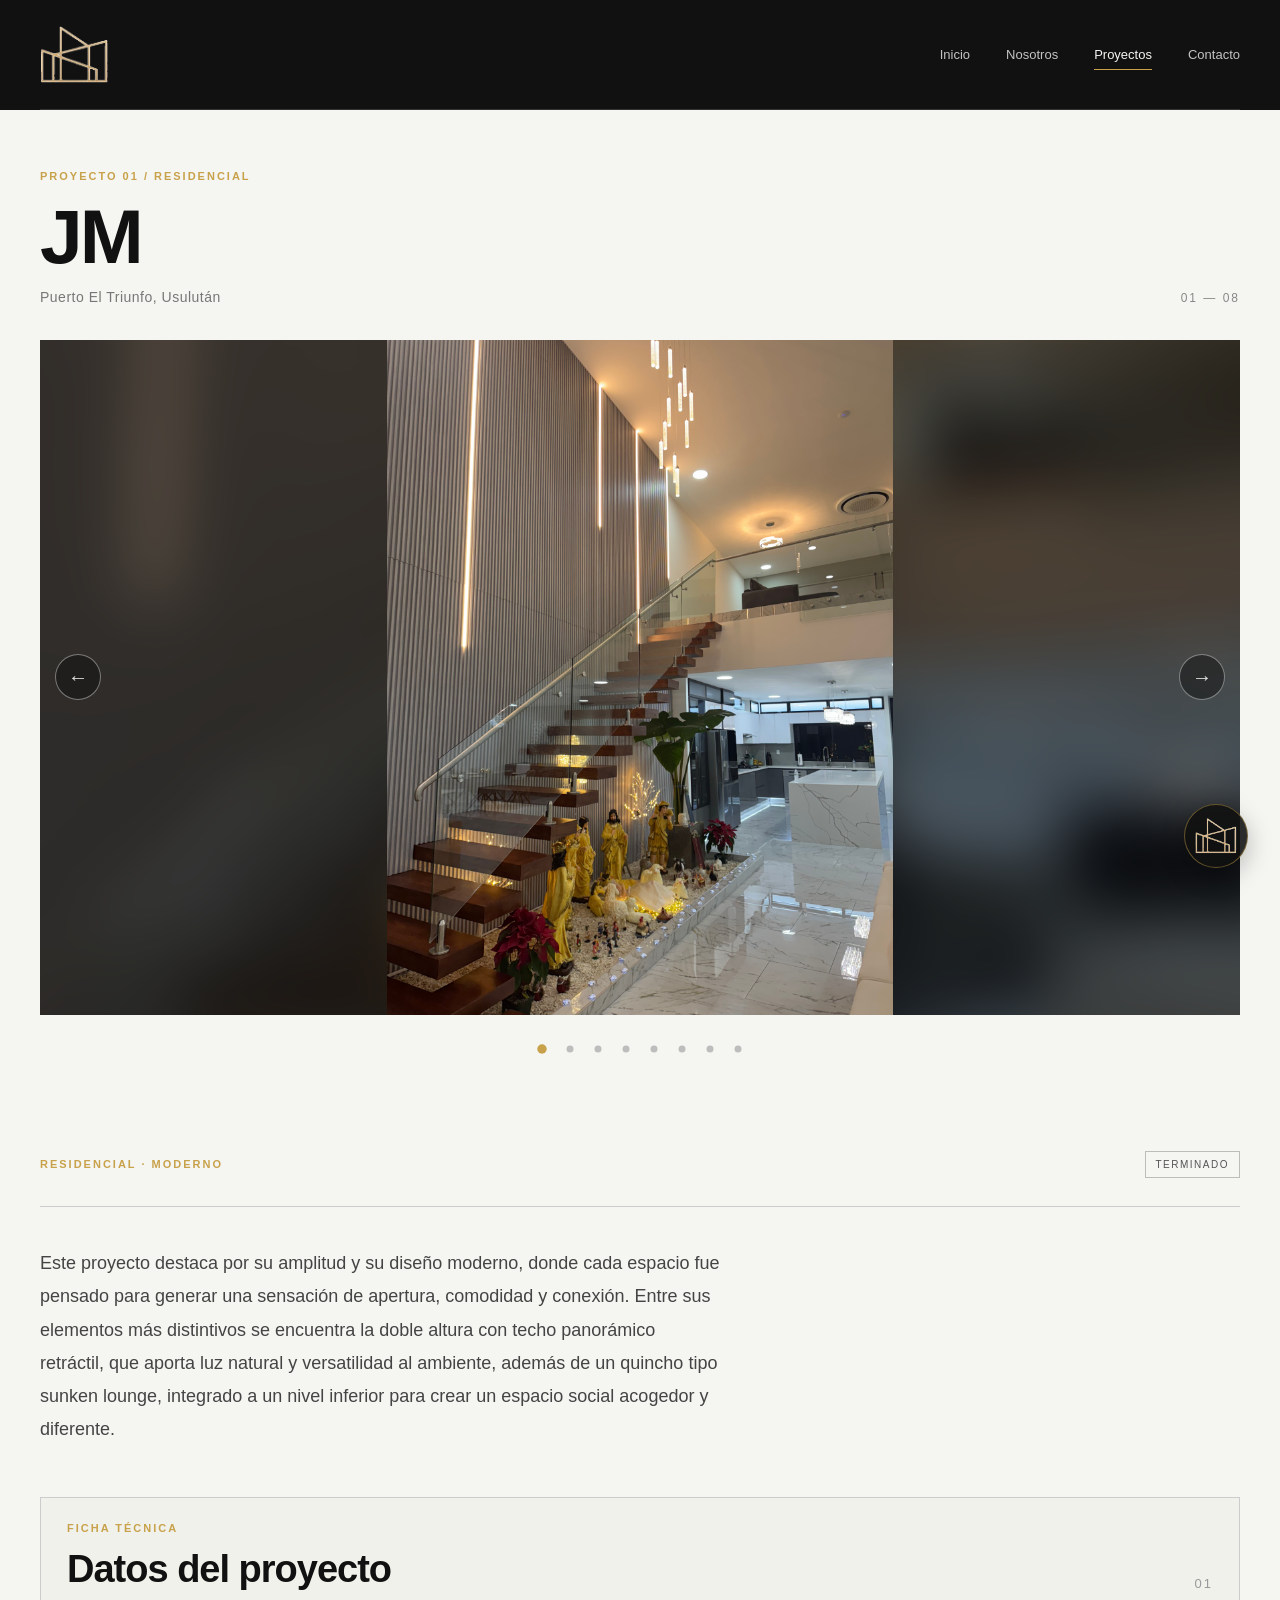
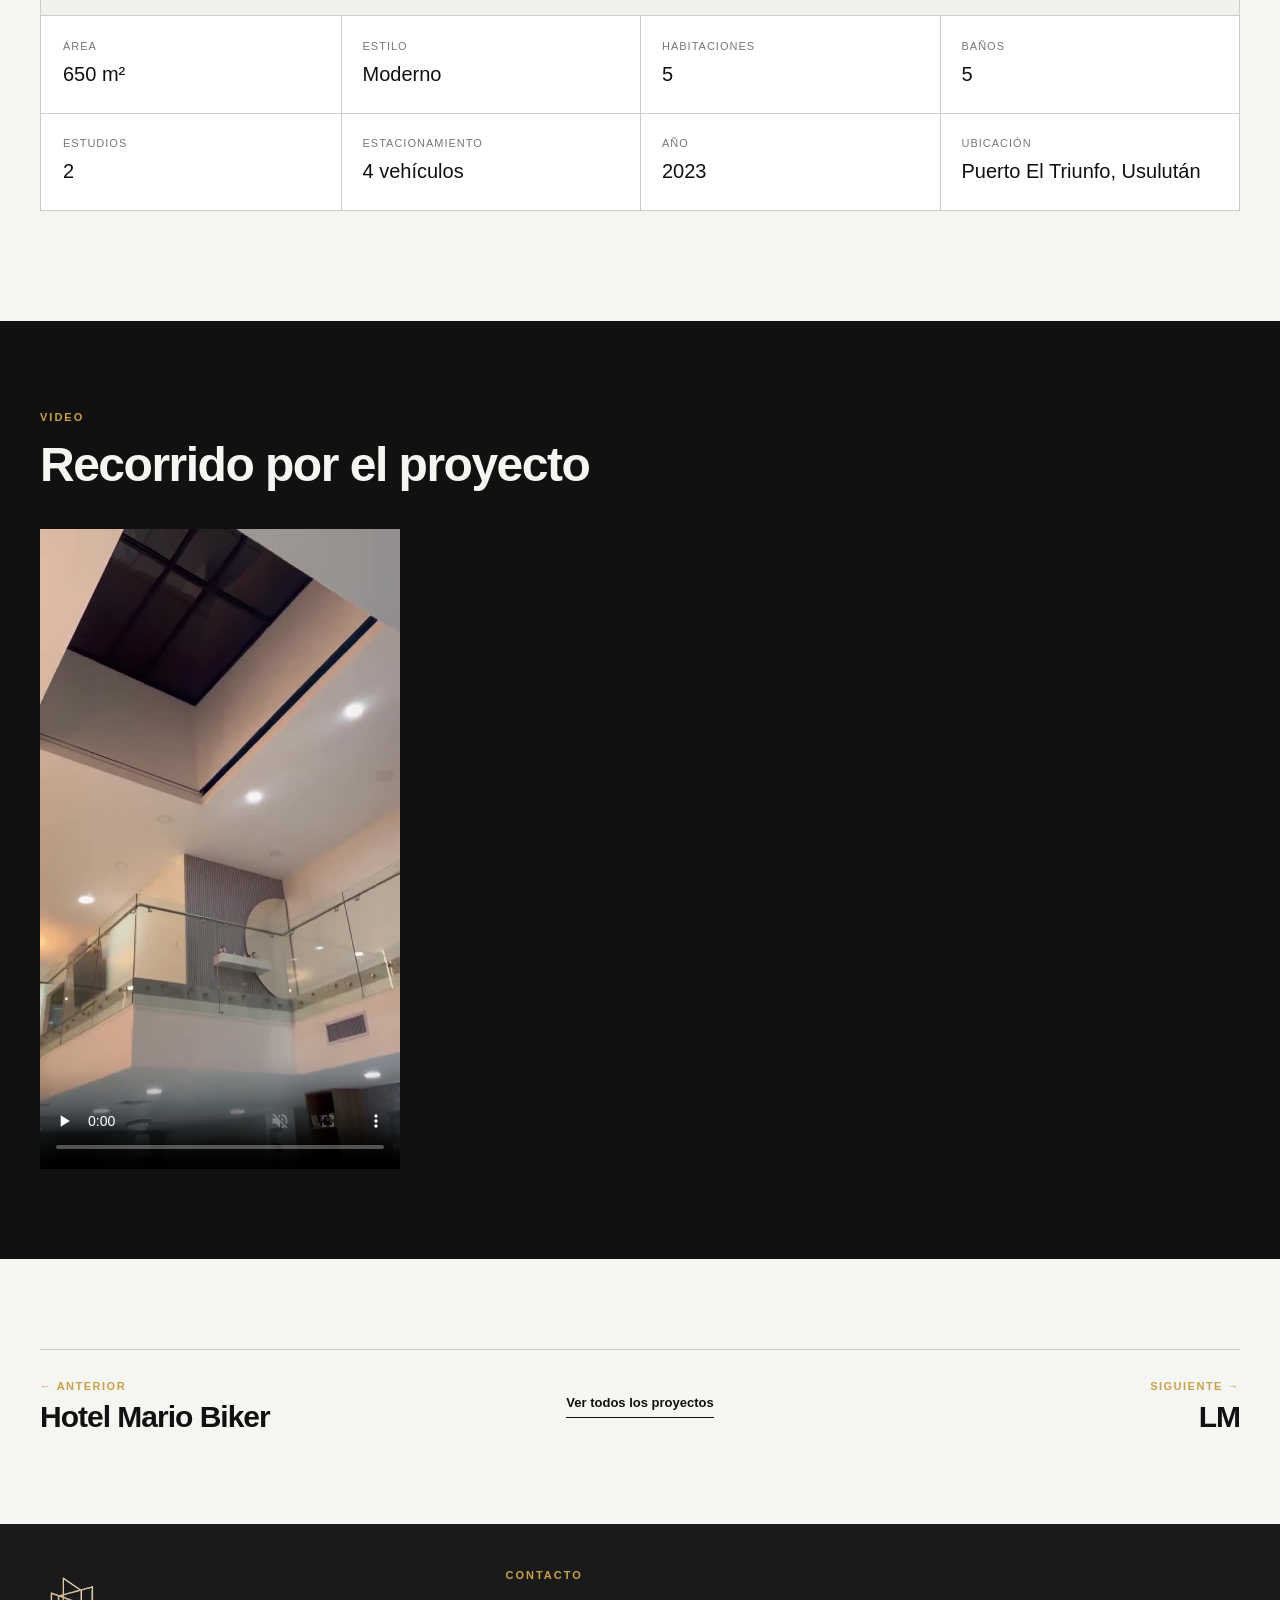
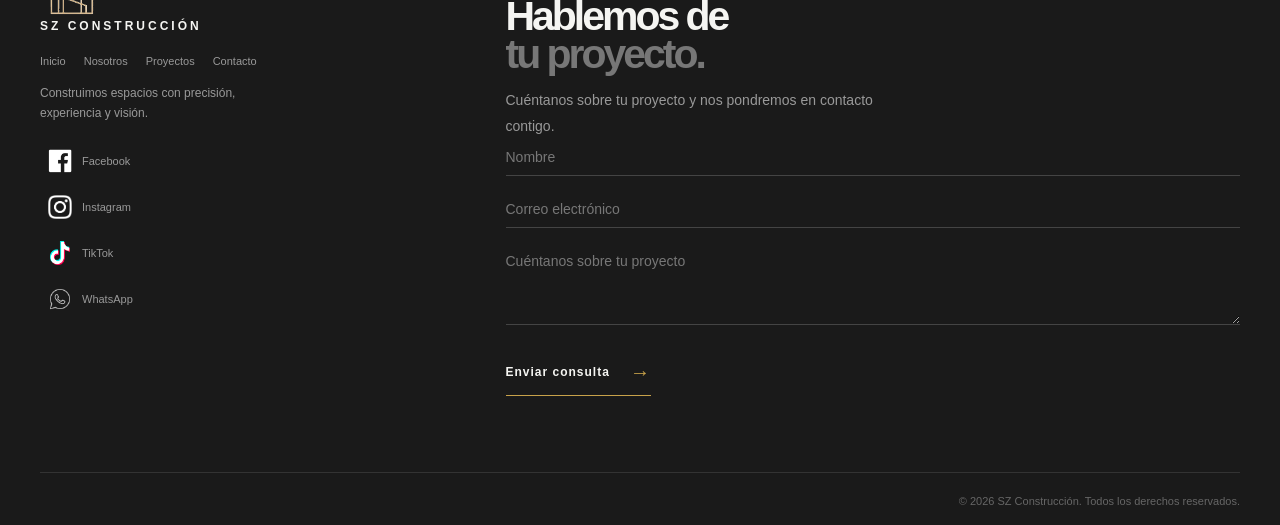
<file: proyectos/proyecto-1.html>
<!DOCTYPE html>
<html lang="es">

<head>

    <meta charset="UTF-8">
    <meta name="viewport" content="width=device-width, initial-scale=1.0">
    <meta name="description" content="JM: proyecto residencial de 650 m² en Puerto El Triunfo, Usulután, diseñado y construido por SZ Construcción.">
    <meta name="theme-color" content="#111111">
    <title>JM | Proyecto 01 | SZ Construcción</title>

    <link rel="icon" type="image/png" href="../images/brand/logo-mark-transparent.png">
    <link rel="stylesheet" href="../css/style.css">
    <link rel="stylesheet" href="../css/proyecto.css">

</head>

<body>

    <a href="../index.html" class="project-floating-logo" aria-label="SZ Construcción, volver al inicio"><img src="../images/brand/logo-mark-transparent.png" alt=""><span>SZ CONSTRUCCIÓN</span></a>

    <a class="skip-link" href="#contenido">Saltar al contenido</a>

    <header class="header">

        <div class="container header__content">

            <a href="../index.html" class="logo" aria-label="SZ Construcción, inicio">
                <img src="../images/brand/logo-mark-transparent.png" alt="" width="104" height="58">
                <span>SZ CONSTRUCCIÓN</span>
            </a>

            <nav class="nav" id="site-navigation" aria-label="Navegación principal">
                <a href="../index.html" class="nav__link">Inicio</a>
                <a href="../nosotros.html" class="nav__link">Nosotros</a>
                <a href="../proyectos.html" class="nav__link active" aria-current="page">Proyectos</a>
                <a href="#contacto" class="nav__link">Contacto</a>
            </nav>

            <button class="menu-button" type="button" aria-label="Abrir menú" aria-expanded="false" aria-controls="site-navigation">
                <span></span>
                <span></span>
            </button>

        </div>

    </header>


    <main id="contenido">

        <section class="project-gallery project-gallery--offset">

            <div class="container">

                <div class="project-gallery__heading">
                    <div>
                        <p class="section-label">PROYECTO 01 / RESIDENCIAL</p>
                        <h1>JM</h1>
                        <p class="project-gallery__location">Puerto El Triunfo, Usulután</p>
                    </div>
                    <p class="project-gallery__counter" aria-live="polite">01 — 08</p>
                </div>

                <div class="project-slider" aria-roledescription="carrusel" aria-label="Fotografías de JM">
                    <div class="project-slider__viewport">
                        <div class="project-slider__track">
                            <div class="project-slide active" style="--slide-bg: url('../images/proyectos/proyecto-1/img1.jpeg')"><img src="../images/proyectos/proyecto-1/img1.jpeg" alt="Fotografía del proyecto JM 1" width="4032" height="3024" fetchpriority="high" decoding="async"></div>
                            <div class="project-slide" style="--slide-bg: url('../images/proyectos/proyecto-1/img2.jpeg')"><img src="../images/proyectos/proyecto-1/img2.jpeg" alt="Fotografía adicional del proyecto JM 2" width="4032" height="3024" loading="lazy" decoding="async"></div>
                            <div class="project-slide" style="--slide-bg: url('../images/proyectos/proyecto-1/img3.jpeg')"><img src="../images/proyectos/proyecto-1/img3.jpeg" alt="Fotografía adicional del proyecto JM 3" width="5712" height="4284" loading="lazy" decoding="async"></div>
                            <div class="project-slide" style="--slide-bg: url('../images/proyectos/proyecto-1/img4.jpeg')"><img src="../images/proyectos/proyecto-1/img4.jpeg" alt="Fotografía adicional del proyecto JM 4" width="5712" height="4284" loading="lazy" decoding="async"></div>
                            <div class="project-slide" style="--slide-bg: url('../images/proyectos/proyecto-1/img5.jpeg')"><img src="../images/proyectos/proyecto-1/img5.jpeg" alt="Fotografía adicional del proyecto JM 5" width="5712" height="4284" loading="lazy" decoding="async"></div>
                            <div class="project-slide" style="--slide-bg: url('../images/proyectos/proyecto-1/img6.jpeg')"><img src="../images/proyectos/proyecto-1/img6.jpeg" alt="Fotografía adicional del proyecto JM 6" width="4032" height="3024" loading="lazy" decoding="async"></div>
                            <div class="project-slide" style="--slide-bg: url('../images/proyectos/proyecto-1/img7.jpeg')"><img src="../images/proyectos/proyecto-1/img7.jpeg" alt="Fotografía adicional del proyecto JM 7" width="5712" height="4284" loading="lazy" decoding="async"></div>
                            <div class="project-slide" style="--slide-bg: url('../images/proyectos/proyecto-1/img8.jpeg')"><img src="../images/proyectos/proyecto-1/img8.jpeg" alt="Fotografía adicional del proyecto JM 8" width="5712" height="4284" loading="lazy" decoding="async"></div>
                        </div>
                        <button class="project-slider__arrow project-slider__arrow--prev" type="button" aria-label="Fotografía anterior">←</button>
                        <button class="project-slider__arrow project-slider__arrow--next" type="button" aria-label="Fotografía siguiente">→</button>
                    </div>
                    <div class="project-slider__bottom">
                        <div class="project-slider__dots"><button class="project-slider__dot active" type="button" aria-label="Ver fotografía 1"></button><button class="project-slider__dot" type="button" aria-label="Ver fotografía 2"></button><button class="project-slider__dot" type="button" aria-label="Ver fotografía 3"></button><button class="project-slider__dot" type="button" aria-label="Ver fotografía 4"></button><button class="project-slider__dot" type="button" aria-label="Ver fotografía 5"></button><button class="project-slider__dot" type="button" aria-label="Ver fotografía 6"></button><button class="project-slider__dot" type="button" aria-label="Ver fotografía 7"></button><button class="project-slider__dot" type="button" aria-label="Ver fotografía 8"></button></div>
                    </div>
                </div>

            </div>

        </section>


        <section class="project-information">

            <div class="container">

                <div class="project-information__top">
                    <p class="project-information__category">RESIDENCIAL · MODERNO</p>
                    <span class="project-status">Terminado</span>
                </div>

                <div class="project-information__bottom">
                    <p>Este proyecto destaca por su amplitud y su diseño moderno, donde cada espacio fue pensado para generar una sensación de apertura, comodidad y conexión. Entre sus elementos más distintivos se encuentra la doble altura con techo panorámico retráctil, que aporta luz natural y versatilidad al ambiente, además de un quincho tipo sunken lounge, integrado a un nivel inferior para crear un espacio social acogedor y diferente.</p>
                </div>

                <div class="project-information__box">
                    <div class="project-information__box-header">
                        <div>
                            <p class="section-label">FICHA TÉCNICA</p>
                            <h2>Datos del proyecto</h2>
                        </div>
                        <span class="project-information__box-number">01</span>
                    </div>
                    <div class="project-information__data">
                        <div class="project-information__item"><span>Área</span><strong>650 m²</strong></div>
                        <div class="project-information__item"><span>Estilo</span><strong>Moderno</strong></div>
                        <div class="project-information__item"><span>Habitaciones</span><strong>5</strong></div>
                        <div class="project-information__item"><span>Baños</span><strong>5</strong></div>
                        <div class="project-information__item"><span>Estudios</span><strong>2</strong></div>
                        <div class="project-information__item"><span>Estacionamiento</span><strong>4 vehículos</strong></div>
                        <div class="project-information__item"><span>Año</span><strong>2023</strong></div>
                        <div class="project-information__item"><span>Ubicación</span><strong>Puerto El Triunfo, Usulután</strong></div>
                    </div>
                </div>

            </div>

        </section>

        <section class="project-tour" aria-labelledby="tour-title">
            <div class="container">
                <div class="project-tour__heading">
                    <p class="section-label">VIDEO</p>
                    <h2 id="tour-title">Recorrido por el proyecto</h2>
                </div>
                <div class="project-tour__grid">
                    <figure class="project-tour__item">
                        <video class="project-tour__media" controls muted playsinline preload="none" poster="../videos/proyecto-1/jm-recorrido-poster.jpg">
                            <source src="../videos/proyecto-1/jm-recorrido.mp4" type="video/mp4">
                            Tu navegador no puede reproducir este video.
                        </video>
                    </figure>
                </div>
            </div>
        </section>


        <nav class="project-pager" aria-label="Otros proyectos">
            <div class="container project-pager__inner">
                <a href="proyecto-11.html" class="project-pager__link project-pager__link--prev">
                    <span>← Anterior</span>
                    <strong>Hotel Mario Biker</strong>
                </a>
                <a href="../proyectos.html" class="project-pager__all">Ver todos los proyectos</a>
                <a href="proyecto-2.html" class="project-pager__link project-pager__link--next">
                    <span>Siguiente →</span>
                    <strong>LM</strong>
                </a>
            </div>
        </nav>

    </main>


    <footer class="footer">

        <div class="container">

            <div class="footer__top">

                <div class="footer__brand">
                    <a href="../index.html" class="footer__logo" aria-label="SZ Construcción, inicio"><img src="../images/brand/logo-mark-transparent.png" alt=""><span>SZ CONSTRUCCIÓN</span></a>
                    <nav class="footer__nav" aria-label="Navegacion del pie de pagina">
                        <a href="../index.html">Inicio</a>
                        <a href="../nosotros.html">Nosotros</a>
                        <a href="../proyectos.html">Proyectos</a>
                        <a href="#contacto">Contacto</a>
                    </nav>
                    <p class="footer__brand-text">Construimos espacios con precisión, experiencia y visión.</p>
                    <div class="footer__socials" aria-label="Redes sociales">
                        <a href="https://www.facebook.com/szconstrucion" class="footer__social" target="_blank" rel="noopener noreferrer" aria-label="Facebook"><img src="../images/social/LogoFace.png" alt="">Facebook</a>
                        <a href="https://www.instagram.com/sz_construccion?stkn=ZDNlZDc0MzIxNw==" class="footer__social" target="_blank" rel="noopener noreferrer" aria-label="Instagram"><img src="../images/social/LogoInsta.png" alt="">Instagram</a>
                        <a href="https://www.tiktok.com/@sz_construccionsv?is_from_webapp=1&sender_device=pc" class="footer__social" target="_blank" rel="noopener noreferrer" aria-label="TikTok"><img src="../images/social/LogoTikTok.png" alt="">TikTok</a>
                        <a href="https://wa.me/50374683677" class="footer__social" target="_blank" rel="noopener noreferrer" aria-label="WhatsApp"><img src="../images/social/LogoWha.png" alt="">WhatsApp</a>
                    </div>
                </div>

                <div class="footer__contact" id="contacto">
                    <div class="footer__intro">
                        <p class="footer__label">CONTACTO</p>
                        <h2 class="footer__title">Hablemos de <span>tu proyecto.</span></h2>
                        <p class="footer__description">Cuéntanos sobre tu proyecto y nos pondremos en contacto contigo.</p>
                    </div>
                    <form class="footer__form" id="contact-form" novalidate>
                        <div class="footer__field"><label for="contact-name">Nombre</label><input type="text" id="contact-name" name="name" placeholder="Nombre" autocomplete="name" maxlength="80" required></div>
                        <div class="footer__field"><label for="contact-email">Correo electrónico</label><input type="email" id="contact-email" name="email" placeholder="Correo electrónico" autocomplete="email" inputmode="email" maxlength="120" required></div>
                        <div class="footer__field"><label for="contact-message">Mensaje</label><textarea id="contact-message" name="message" placeholder="Cuéntanos sobre tu proyecto" maxlength="2000" required></textarea></div>
                        <div class="footer__honey" aria-hidden="true"><label for="contact-honey">No llenar este campo</label><input type="text" id="contact-honey" name="_honey" tabindex="-1" autocomplete="off"></div>
                        <button type="submit" class="footer__submit">Enviar consulta <span>→</span></button>
                    </form>
                </div>

            </div>

            <div class="footer__bottom">
                <p class="footer__copyright">© 2026 SZ Construcción. Todos los derechos reservados.</p>
            </div>

        </div>

    </footer>


    <script src="../js/main.js"></script>

</body>

</html>
</file>
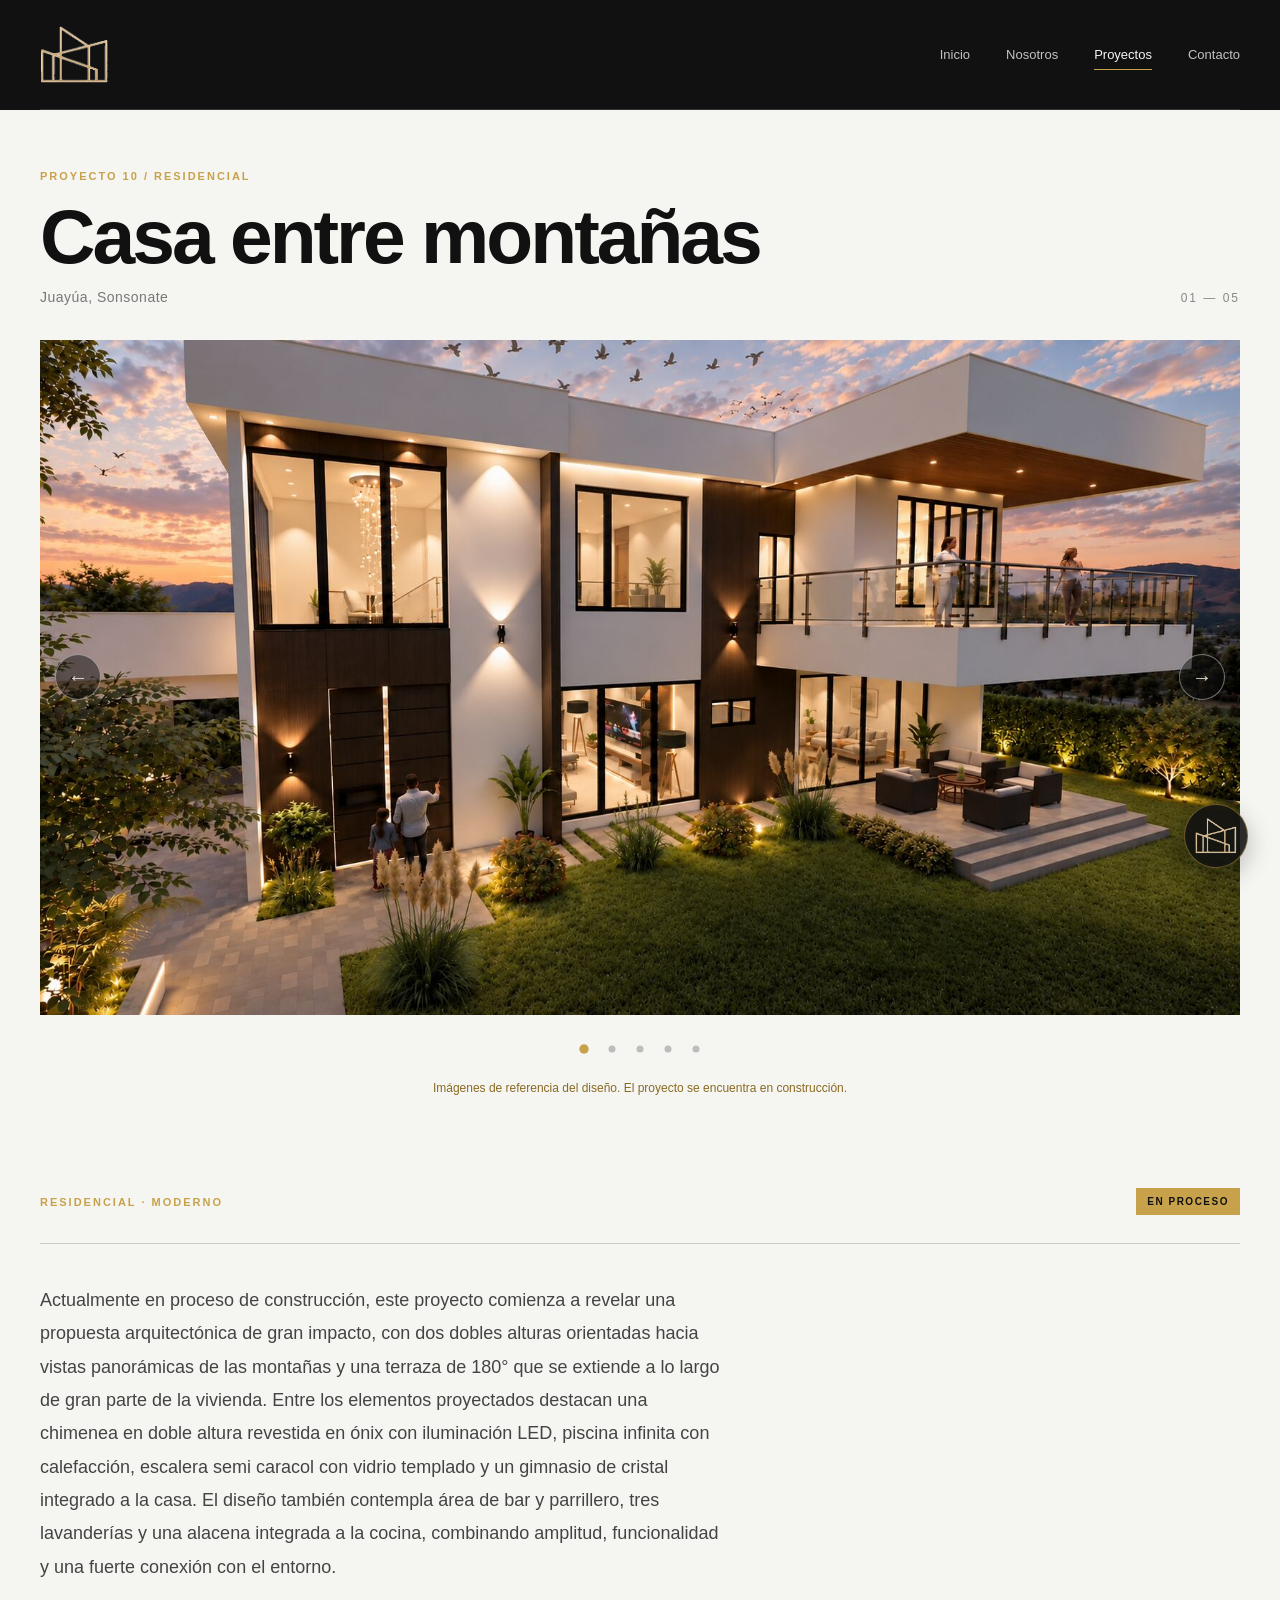
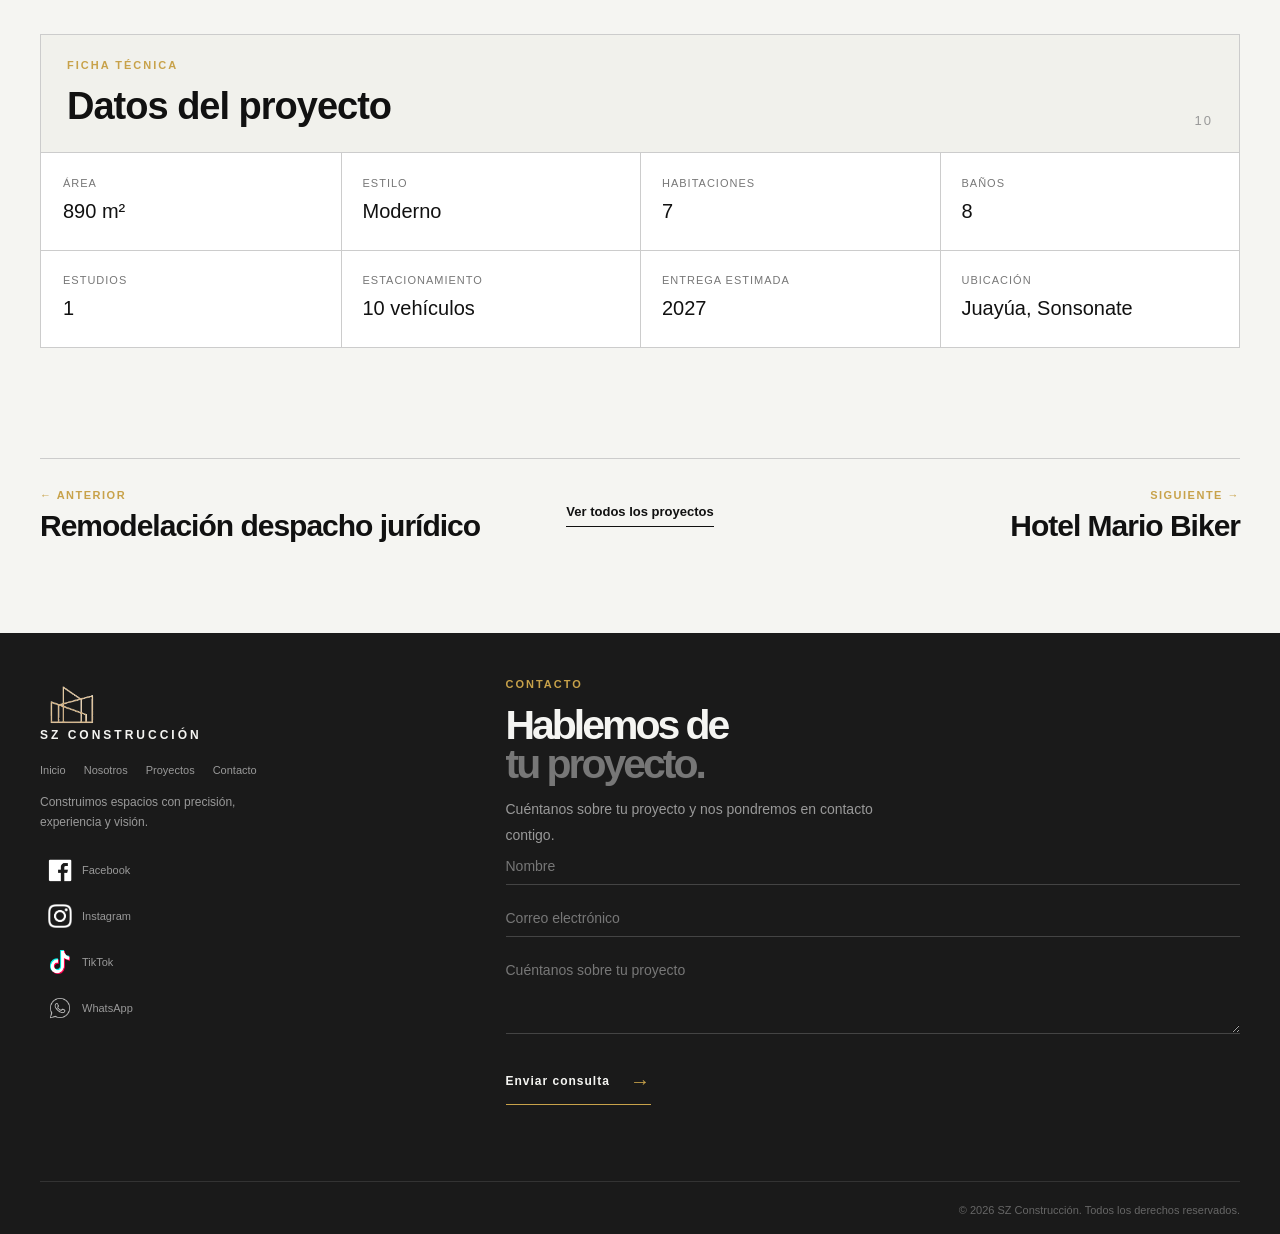
<file: proyectos/proyecto-10.html>
<!DOCTYPE html>
<html lang="es">

<head>

    <meta charset="UTF-8">
    <meta name="viewport" content="width=device-width, initial-scale=1.0">
    <meta name="description" content="Casa entre montañas: proyecto residencial de 890 m² en Juayúa, Sonsonate, diseñado y construido por SZ Construcción.">
    <meta name="theme-color" content="#111111">
    <title>Casa entre montañas | Proyecto 10 | SZ Construcción</title>

    <link rel="icon" type="image/png" href="../images/brand/logo-mark-transparent.png">
    <link rel="stylesheet" href="../css/style.css">
    <link rel="stylesheet" href="../css/proyecto.css">

</head>

<body>

    <a href="../index.html" class="project-floating-logo" aria-label="SZ Construcción, volver al inicio"><img src="../images/brand/logo-mark-transparent.png" alt=""><span>SZ CONSTRUCCIÓN</span></a>

    <a class="skip-link" href="#contenido">Saltar al contenido</a>

    <header class="header">

        <div class="container header__content">

            <a href="../index.html" class="logo" aria-label="SZ Construcción, inicio">
                <img src="../images/brand/logo-mark-transparent.png" alt="" width="104" height="58">
                <span>SZ CONSTRUCCIÓN</span>
            </a>

            <nav class="nav" id="site-navigation" aria-label="Navegación principal">
                <a href="../index.html" class="nav__link">Inicio</a>
                <a href="../nosotros.html" class="nav__link">Nosotros</a>
                <a href="../proyectos.html" class="nav__link active" aria-current="page">Proyectos</a>
                <a href="#contacto" class="nav__link">Contacto</a>
            </nav>

            <button class="menu-button" type="button" aria-label="Abrir menú" aria-expanded="false" aria-controls="site-navigation">
                <span></span>
                <span></span>
            </button>

        </div>

    </header>


    <main id="contenido">

        <section class="project-gallery project-gallery--offset">

            <div class="container">

                <div class="project-gallery__heading">
                    <div>
                        <p class="section-label">PROYECTO 10 / RESIDENCIAL</p>
                        <h1>Casa entre montañas</h1>
                        <p class="project-gallery__location">Juayúa, Sonsonate</p>
                    </div>
                    <p class="project-gallery__counter" aria-live="polite">01 — 05</p>
                </div>

                <div class="project-slider" aria-roledescription="carrusel" aria-label="Fotografías de Casa entre montañas">
                    <div class="project-slider__viewport">
                        <div class="project-slider__track">
                            <div class="project-slide active" style="--slide-bg: url('../images/proyectos/proyecto-10/em-01.jpg')"><img src="../images/proyectos/proyecto-10/em-01.jpg" alt="Render de la fachada principal · Casa entre montañas" width="1672" height="941" fetchpriority="high" decoding="async"></div>
                            <div class="project-slide" style="--slide-bg: url('../images/proyectos/proyecto-10/em-02.jpg')"><img src="../images/proyectos/proyecto-10/em-02.jpg" alt="Render de la terraza y piscina · Casa entre montañas" width="1672" height="941" loading="lazy" decoding="async"></div>
                            <div class="project-slide" style="--slide-bg: url('../images/proyectos/proyecto-10/em-03.jpg')"><img src="../images/proyectos/proyecto-10/em-03.jpg" alt="Render de la piscina infinita · Casa entre montañas" width="1672" height="941" loading="lazy" decoding="async"></div>
                            <div class="project-slide" style="--slide-bg: url('../images/proyectos/proyecto-10/em-04.jpg')"><img src="../images/proyectos/proyecto-10/em-04.jpg" alt="Render de baño · Casa entre montañas" width="1672" height="941" loading="lazy" decoding="async"></div>
                            <div class="project-slide" style="--slide-bg: url('../images/proyectos/proyecto-10/em-05.jpg')"><img src="../images/proyectos/proyecto-10/em-05.jpg" alt="Render de baño principal · Casa entre montañas" width="1672" height="941" loading="lazy" decoding="async"></div>
                        </div>
                        <button class="project-slider__arrow project-slider__arrow--prev" type="button" aria-label="Fotografía anterior">←</button>
                        <button class="project-slider__arrow project-slider__arrow--next" type="button" aria-label="Fotografía siguiente">→</button>
                    </div>
                    <div class="project-slider__bottom">
                        <div class="project-slider__dots"><button class="project-slider__dot active" type="button" aria-label="Ver fotografía 1"></button><button class="project-slider__dot" type="button" aria-label="Ver fotografía 2"></button><button class="project-slider__dot" type="button" aria-label="Ver fotografía 3"></button><button class="project-slider__dot" type="button" aria-label="Ver fotografía 4"></button><button class="project-slider__dot" type="button" aria-label="Ver fotografía 5"></button></div>
                    </div>
                </div>
                <p class="project-gallery__note">Imágenes de referencia del diseño. El proyecto se encuentra en construcción.</p>

            </div>

        </section>


        <section class="project-information">

            <div class="container">

                <div class="project-information__top">
                    <p class="project-information__category">RESIDENCIAL · MODERNO</p>
                    <span class="project-status project-status--progress">En proceso</span>
                </div>

                <div class="project-information__bottom">
                    <p>Actualmente en proceso de construcción, este proyecto comienza a revelar una propuesta arquitectónica de gran impacto, con dos dobles alturas orientadas hacia vistas panorámicas de las montañas y una terraza de 180° que se extiende a lo largo de gran parte de la vivienda. Entre los elementos proyectados destacan una chimenea en doble altura revestida en ónix con iluminación LED, piscina infinita con calefacción, escalera semi caracol con vidrio templado y un gimnasio de cristal integrado a la casa. El diseño también contempla área de bar y parrillero, tres lavanderías y una alacena integrada a la cocina, combinando amplitud, funcionalidad y una fuerte conexión con el entorno.</p>
                </div>

                <div class="project-information__box">
                    <div class="project-information__box-header">
                        <div>
                            <p class="section-label">FICHA TÉCNICA</p>
                            <h2>Datos del proyecto</h2>
                        </div>
                        <span class="project-information__box-number">10</span>
                    </div>
                    <div class="project-information__data">
                        <div class="project-information__item"><span>Área</span><strong>890 m²</strong></div>
                        <div class="project-information__item"><span>Estilo</span><strong>Moderno</strong></div>
                        <div class="project-information__item"><span>Habitaciones</span><strong>7</strong></div>
                        <div class="project-information__item"><span>Baños</span><strong>8</strong></div>
                        <div class="project-information__item"><span>Estudios</span><strong>1</strong></div>
                        <div class="project-information__item"><span>Estacionamiento</span><strong>10 vehículos</strong></div>
                        <div class="project-information__item"><span>Entrega estimada</span><strong>2027</strong></div>
                        <div class="project-information__item"><span>Ubicación</span><strong>Juayúa, Sonsonate</strong></div>
                    </div>
                </div>

            </div>

        </section>


        <nav class="project-pager" aria-label="Otros proyectos">
            <div class="container project-pager__inner">
                <a href="proyecto-9.html" class="project-pager__link project-pager__link--prev">
                    <span>← Anterior</span>
                    <strong>Remodelación despacho jurídico</strong>
                </a>
                <a href="../proyectos.html" class="project-pager__all">Ver todos los proyectos</a>
                <a href="proyecto-11.html" class="project-pager__link project-pager__link--next">
                    <span>Siguiente →</span>
                    <strong>Hotel Mario Biker</strong>
                </a>
            </div>
        </nav>

    </main>


    <footer class="footer">

        <div class="container">

            <div class="footer__top">

                <div class="footer__brand">
                    <a href="../index.html" class="footer__logo" aria-label="SZ Construcción, inicio"><img src="../images/brand/logo-mark-transparent.png" alt=""><span>SZ CONSTRUCCIÓN</span></a>
                    <nav class="footer__nav" aria-label="Navegacion del pie de pagina">
                        <a href="../index.html">Inicio</a>
                        <a href="../nosotros.html">Nosotros</a>
                        <a href="../proyectos.html">Proyectos</a>
                        <a href="#contacto">Contacto</a>
                    </nav>
                    <p class="footer__brand-text">Construimos espacios con precisión, experiencia y visión.</p>
                    <div class="footer__socials" aria-label="Redes sociales">
                        <a href="https://www.facebook.com/szconstrucion" class="footer__social" target="_blank" rel="noopener noreferrer" aria-label="Facebook"><img src="../images/social/LogoFace.png" alt="">Facebook</a>
                        <a href="https://www.instagram.com/sz_construccion?stkn=ZDNlZDc0MzIxNw==" class="footer__social" target="_blank" rel="noopener noreferrer" aria-label="Instagram"><img src="../images/social/LogoInsta.png" alt="">Instagram</a>
                        <a href="https://www.tiktok.com/@sz_construccionsv?is_from_webapp=1&sender_device=pc" class="footer__social" target="_blank" rel="noopener noreferrer" aria-label="TikTok"><img src="../images/social/LogoTikTok.png" alt="">TikTok</a>
                        <a href="https://wa.me/50374683677" class="footer__social" target="_blank" rel="noopener noreferrer" aria-label="WhatsApp"><img src="../images/social/LogoWha.png" alt="">WhatsApp</a>
                    </div>
                </div>

                <div class="footer__contact" id="contacto">
                    <div class="footer__intro">
                        <p class="footer__label">CONTACTO</p>
                        <h2 class="footer__title">Hablemos de <span>tu proyecto.</span></h2>
                        <p class="footer__description">Cuéntanos sobre tu proyecto y nos pondremos en contacto contigo.</p>
                    </div>
                    <form class="footer__form" id="contact-form" novalidate>
                        <div class="footer__field"><label for="contact-name">Nombre</label><input type="text" id="contact-name" name="name" placeholder="Nombre" autocomplete="name" maxlength="80" required></div>
                        <div class="footer__field"><label for="contact-email">Correo electrónico</label><input type="email" id="contact-email" name="email" placeholder="Correo electrónico" autocomplete="email" inputmode="email" maxlength="120" required></div>
                        <div class="footer__field"><label for="contact-message">Mensaje</label><textarea id="contact-message" name="message" placeholder="Cuéntanos sobre tu proyecto" maxlength="2000" required></textarea></div>
                        <div class="footer__honey" aria-hidden="true"><label for="contact-honey">No llenar este campo</label><input type="text" id="contact-honey" name="_honey" tabindex="-1" autocomplete="off"></div>
                        <button type="submit" class="footer__submit">Enviar consulta <span>→</span></button>
                    </form>
                </div>

            </div>

            <div class="footer__bottom">
                <p class="footer__copyright">© 2026 SZ Construcción. Todos los derechos reservados.</p>
            </div>

        </div>

    </footer>


    <script src="../js/main.js"></script>

</body>

</html>
</file>
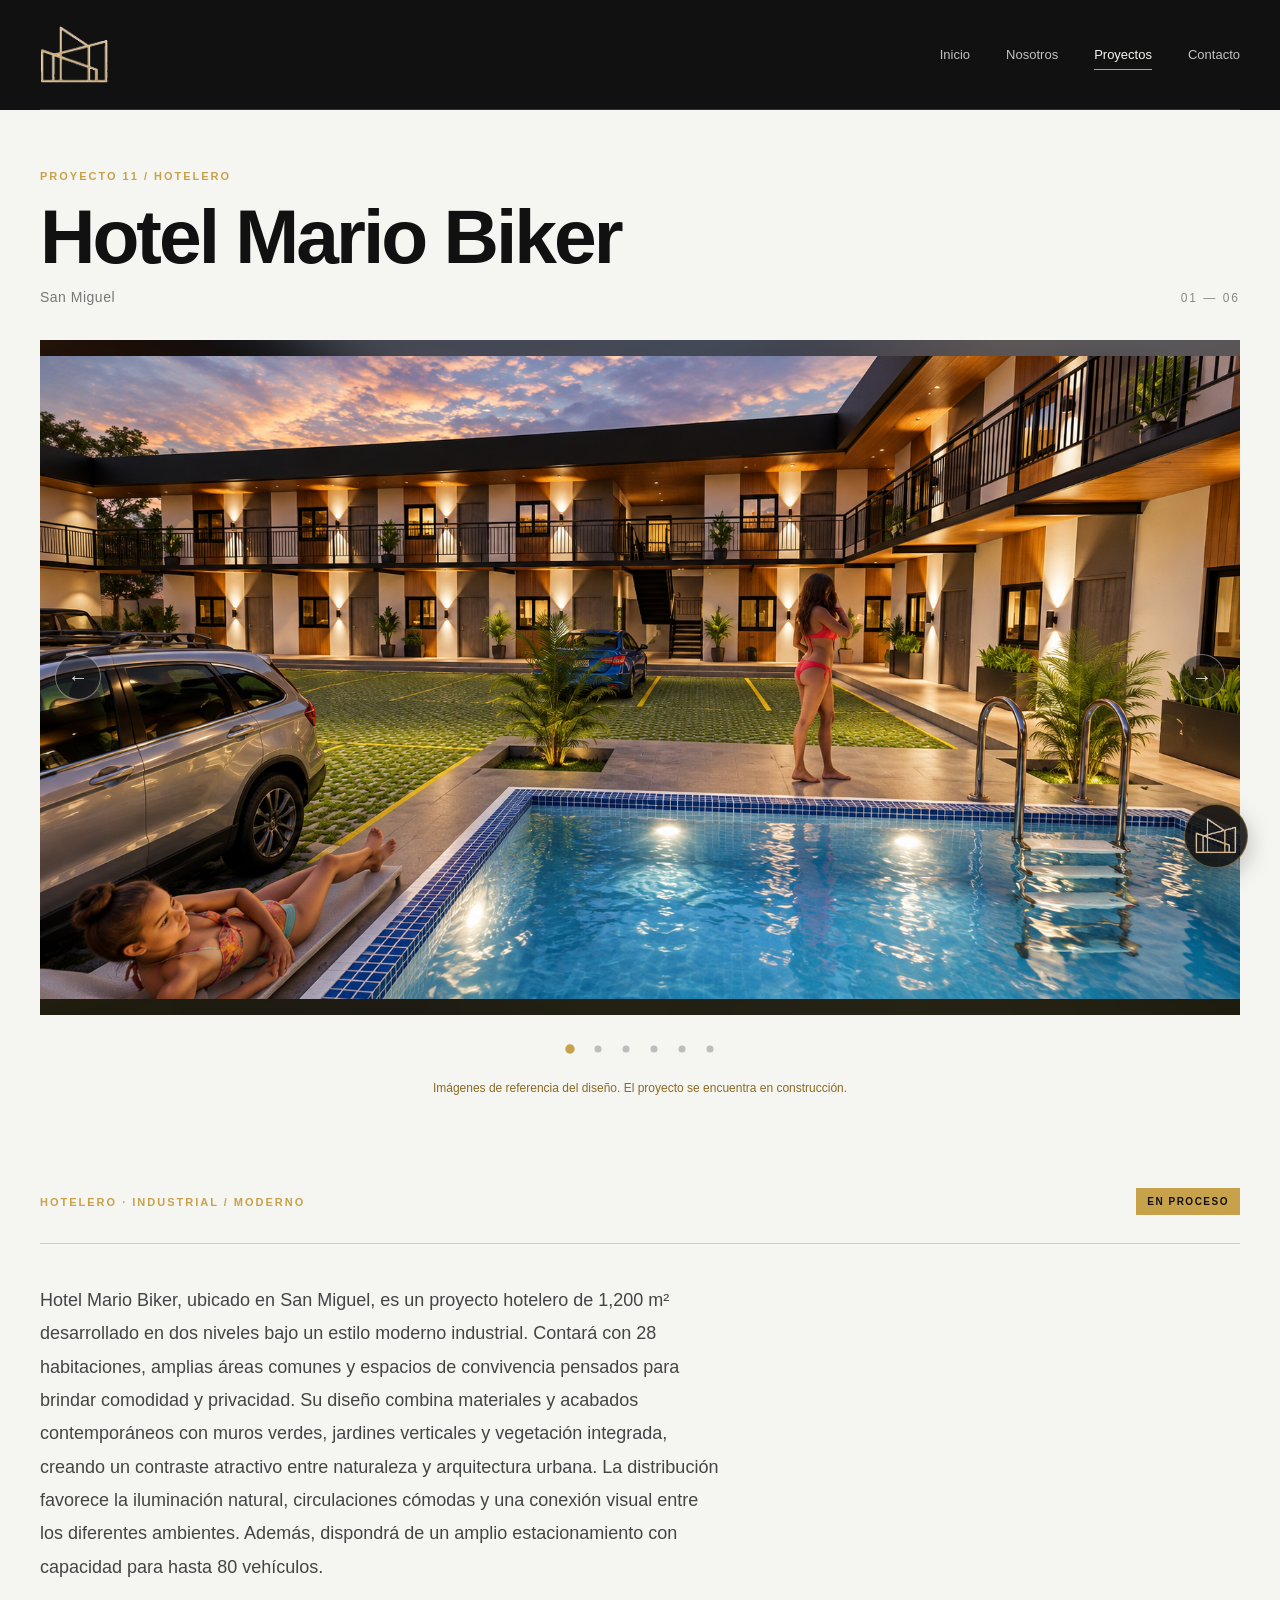
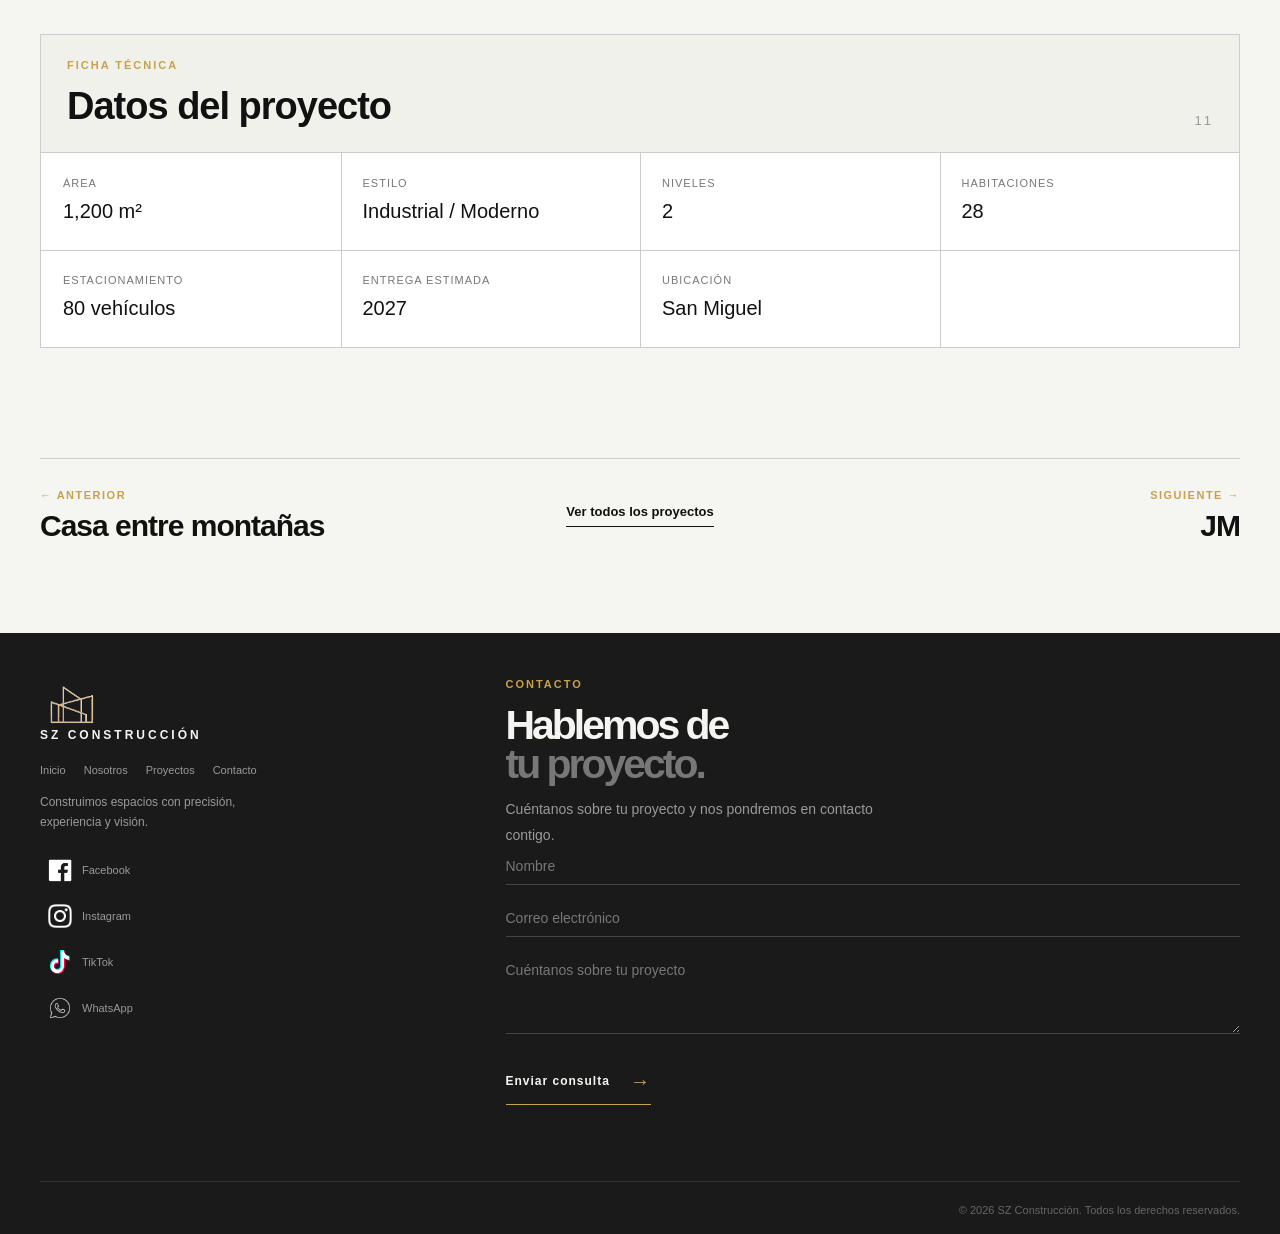
<file: proyectos/proyecto-11.html>
<!DOCTYPE html>
<html lang="es">

<head>

    <meta charset="UTF-8">
    <meta name="viewport" content="width=device-width, initial-scale=1.0">
    <meta name="description" content="Hotel Mario Biker: proyecto hotelero de 1,200 m² en San Miguel, diseñado y construido por SZ Construcción.">
    <meta name="theme-color" content="#111111">
    <title>Hotel Mario Biker | Proyecto 11 | SZ Construcción</title>

    <link rel="icon" type="image/png" href="../images/brand/logo-mark-transparent.png">
    <link rel="stylesheet" href="../css/style.css">
    <link rel="stylesheet" href="../css/proyecto.css">

</head>

<body>

    <a href="../index.html" class="project-floating-logo" aria-label="SZ Construcción, volver al inicio"><img src="../images/brand/logo-mark-transparent.png" alt=""><span>SZ CONSTRUCCIÓN</span></a>

    <a class="skip-link" href="#contenido">Saltar al contenido</a>

    <header class="header">

        <div class="container header__content">

            <a href="../index.html" class="logo" aria-label="SZ Construcción, inicio">
                <img src="../images/brand/logo-mark-transparent.png" alt="" width="104" height="58">
                <span>SZ CONSTRUCCIÓN</span>
            </a>

            <nav class="nav" id="site-navigation" aria-label="Navegación principal">
                <a href="../index.html" class="nav__link">Inicio</a>
                <a href="../nosotros.html" class="nav__link">Nosotros</a>
                <a href="../proyectos.html" class="nav__link active" aria-current="page">Proyectos</a>
                <a href="#contacto" class="nav__link">Contacto</a>
            </nav>

            <button class="menu-button" type="button" aria-label="Abrir menú" aria-expanded="false" aria-controls="site-navigation">
                <span></span>
                <span></span>
            </button>

        </div>

    </header>


    <main id="contenido">

        <section class="project-gallery project-gallery--offset">

            <div class="container">

                <div class="project-gallery__heading">
                    <div>
                        <p class="section-label">PROYECTO 11 / HOTELERO</p>
                        <h1>Hotel Mario Biker</h1>
                        <p class="project-gallery__location">San Miguel</p>
                    </div>
                    <p class="project-gallery__counter" aria-live="polite">01 — 06</p>
                </div>

                <div class="project-slider" aria-roledescription="carrusel" aria-label="Fotografías de Hotel Mario Biker">
                    <div class="project-slider__viewport">
                        <div class="project-slider__track">
                            <div class="project-slide active" style="--slide-bg: url('../images/proyectos/proyecto-11/mb-01.jpg')"><img src="../images/proyectos/proyecto-11/mb-01.png" alt="Render del patio central · Hotel Mario Biker" width="1665" height="909" fetchpriority="high" decoding="async"></div>
                            <div class="project-slide" style="--slide-bg: url('../images/proyectos/proyecto-11/mb-02.jpg')"><img src="../images/proyectos/proyecto-11/mb-02.png" alt="Render de la fachada con estacionamiento · Hotel Mario Biker" width="829" height="455" loading="lazy" decoding="async"></div>
                            <div class="project-slide" style="--slide-bg: url('../images/proyectos/proyecto-11/mb-03.jpg')"><img src="../images/proyectos/proyecto-11/mb-03.png" alt="Render de la piscina · Hotel Mario Biker" width="824" height="441" loading="lazy" decoding="async"></div>
                            <div class="project-slide" style="--slide-bg: url('../images/proyectos/proyecto-11/mb-04.jpg')"><img src="../images/proyectos/proyecto-11/mb-04.png" alt="Render de habitación doble · Hotel Mario Biker" width="561" height="309" loading="lazy" decoding="async"></div>
                            <div class="project-slide" style="--slide-bg: url('../images/proyectos/proyecto-11/mb-05.jpg')"><img src="../images/proyectos/proyecto-11/mb-05.png" alt="Render de habitación · Hotel Mario Biker" width="604" height="332" loading="lazy" decoding="async"></div>
                            <div class="project-slide" style="--slide-bg: url('../images/proyectos/proyecto-11/mb-06.jpg')"><img src="../images/proyectos/proyecto-11/mb-06.png" alt="Render de baño · Hotel Mario Biker" width="587" height="321" loading="lazy" decoding="async"></div>
                        </div>
                        <button class="project-slider__arrow project-slider__arrow--prev" type="button" aria-label="Fotografía anterior">←</button>
                        <button class="project-slider__arrow project-slider__arrow--next" type="button" aria-label="Fotografía siguiente">→</button>
                    </div>
                    <div class="project-slider__bottom">
                        <div class="project-slider__dots"><button class="project-slider__dot active" type="button" aria-label="Ver fotografía 1"></button><button class="project-slider__dot" type="button" aria-label="Ver fotografía 2"></button><button class="project-slider__dot" type="button" aria-label="Ver fotografía 3"></button><button class="project-slider__dot" type="button" aria-label="Ver fotografía 4"></button><button class="project-slider__dot" type="button" aria-label="Ver fotografía 5"></button><button class="project-slider__dot" type="button" aria-label="Ver fotografía 6"></button></div>
                    </div>
                </div>
                <p class="project-gallery__note">Imágenes de referencia del diseño. El proyecto se encuentra en construcción.</p>

            </div>

        </section>


        <section class="project-information">

            <div class="container">

                <div class="project-information__top">
                    <p class="project-information__category">HOTELERO · INDUSTRIAL / MODERNO</p>
                    <span class="project-status project-status--progress">En proceso</span>
                </div>

                <div class="project-information__bottom">
                    <p>Hotel Mario Biker, ubicado en San Miguel, es un proyecto hotelero de 1,200 m² desarrollado en dos niveles bajo un estilo moderno industrial. Contará con 28 habitaciones, amplias áreas comunes y espacios de convivencia pensados para brindar comodidad y privacidad. Su diseño combina materiales y acabados contemporáneos con muros verdes, jardines verticales y vegetación integrada, creando un contraste atractivo entre naturaleza y arquitectura urbana. La distribución favorece la iluminación natural, circulaciones cómodas y una conexión visual entre los diferentes ambientes. Además, dispondrá de un amplio estacionamiento con capacidad para hasta 80 vehículos.</p>
                </div>

                <div class="project-information__box">
                    <div class="project-information__box-header">
                        <div>
                            <p class="section-label">FICHA TÉCNICA</p>
                            <h2>Datos del proyecto</h2>
                        </div>
                        <span class="project-information__box-number">11</span>
                    </div>
                    <div class="project-information__data">
                        <div class="project-information__item"><span>Área</span><strong>1,200 m²</strong></div>
                        <div class="project-information__item"><span>Estilo</span><strong>Industrial / Moderno</strong></div>
                        <div class="project-information__item"><span>Niveles</span><strong>2</strong></div>
                        <div class="project-information__item"><span>Habitaciones</span><strong>28</strong></div>
                        <div class="project-information__item"><span>Estacionamiento</span><strong>80 vehículos</strong></div>
                        <div class="project-information__item"><span>Entrega estimada</span><strong>2027</strong></div>
                        <div class="project-information__item"><span>Ubicación</span><strong>San Miguel</strong></div>
                    </div>
                </div>

            </div>

        </section>


        <nav class="project-pager" aria-label="Otros proyectos">
            <div class="container project-pager__inner">
                <a href="proyecto-10.html" class="project-pager__link project-pager__link--prev">
                    <span>← Anterior</span>
                    <strong>Casa entre montañas</strong>
                </a>
                <a href="../proyectos.html" class="project-pager__all">Ver todos los proyectos</a>
                <a href="proyecto-1.html" class="project-pager__link project-pager__link--next">
                    <span>Siguiente →</span>
                    <strong>JM</strong>
                </a>
            </div>
        </nav>

    </main>


    <footer class="footer">

        <div class="container">

            <div class="footer__top">

                <div class="footer__brand">
                    <a href="../index.html" class="footer__logo" aria-label="SZ Construcción, inicio"><img src="../images/brand/logo-mark-transparent.png" alt=""><span>SZ CONSTRUCCIÓN</span></a>
                    <nav class="footer__nav" aria-label="Navegacion del pie de pagina">
                        <a href="../index.html">Inicio</a>
                        <a href="../nosotros.html">Nosotros</a>
                        <a href="../proyectos.html">Proyectos</a>
                        <a href="#contacto">Contacto</a>
                    </nav>
                    <p class="footer__brand-text">Construimos espacios con precisión, experiencia y visión.</p>
                    <div class="footer__socials" aria-label="Redes sociales">
                        <a href="https://www.facebook.com/szconstrucion" class="footer__social" target="_blank" rel="noopener noreferrer" aria-label="Facebook"><img src="../images/social/LogoFace.png" alt="">Facebook</a>
                        <a href="https://www.instagram.com/sz_construccion?stkn=ZDNlZDc0MzIxNw==" class="footer__social" target="_blank" rel="noopener noreferrer" aria-label="Instagram"><img src="../images/social/LogoInsta.png" alt="">Instagram</a>
                        <a href="https://www.tiktok.com/@sz_construccionsv?is_from_webapp=1&sender_device=pc" class="footer__social" target="_blank" rel="noopener noreferrer" aria-label="TikTok"><img src="../images/social/LogoTikTok.png" alt="">TikTok</a>
                        <a href="https://wa.me/50374683677" class="footer__social" target="_blank" rel="noopener noreferrer" aria-label="WhatsApp"><img src="../images/social/LogoWha.png" alt="">WhatsApp</a>
                    </div>
                </div>

                <div class="footer__contact" id="contacto">
                    <div class="footer__intro">
                        <p class="footer__label">CONTACTO</p>
                        <h2 class="footer__title">Hablemos de <span>tu proyecto.</span></h2>
                        <p class="footer__description">Cuéntanos sobre tu proyecto y nos pondremos en contacto contigo.</p>
                    </div>
                    <form class="footer__form" id="contact-form" novalidate>
                        <div class="footer__field"><label for="contact-name">Nombre</label><input type="text" id="contact-name" name="name" placeholder="Nombre" autocomplete="name" maxlength="80" required></div>
                        <div class="footer__field"><label for="contact-email">Correo electrónico</label><input type="email" id="contact-email" name="email" placeholder="Correo electrónico" autocomplete="email" inputmode="email" maxlength="120" required></div>
                        <div class="footer__field"><label for="contact-message">Mensaje</label><textarea id="contact-message" name="message" placeholder="Cuéntanos sobre tu proyecto" maxlength="2000" required></textarea></div>
                        <div class="footer__honey" aria-hidden="true"><label for="contact-honey">No llenar este campo</label><input type="text" id="contact-honey" name="_honey" tabindex="-1" autocomplete="off"></div>
                        <button type="submit" class="footer__submit">Enviar consulta <span>→</span></button>
                    </form>
                </div>

            </div>

            <div class="footer__bottom">
                <p class="footer__copyright">© 2026 SZ Construcción. Todos los derechos reservados.</p>
            </div>

        </div>

    </footer>


    <script src="../js/main.js"></script>

</body>

</html>
</file>
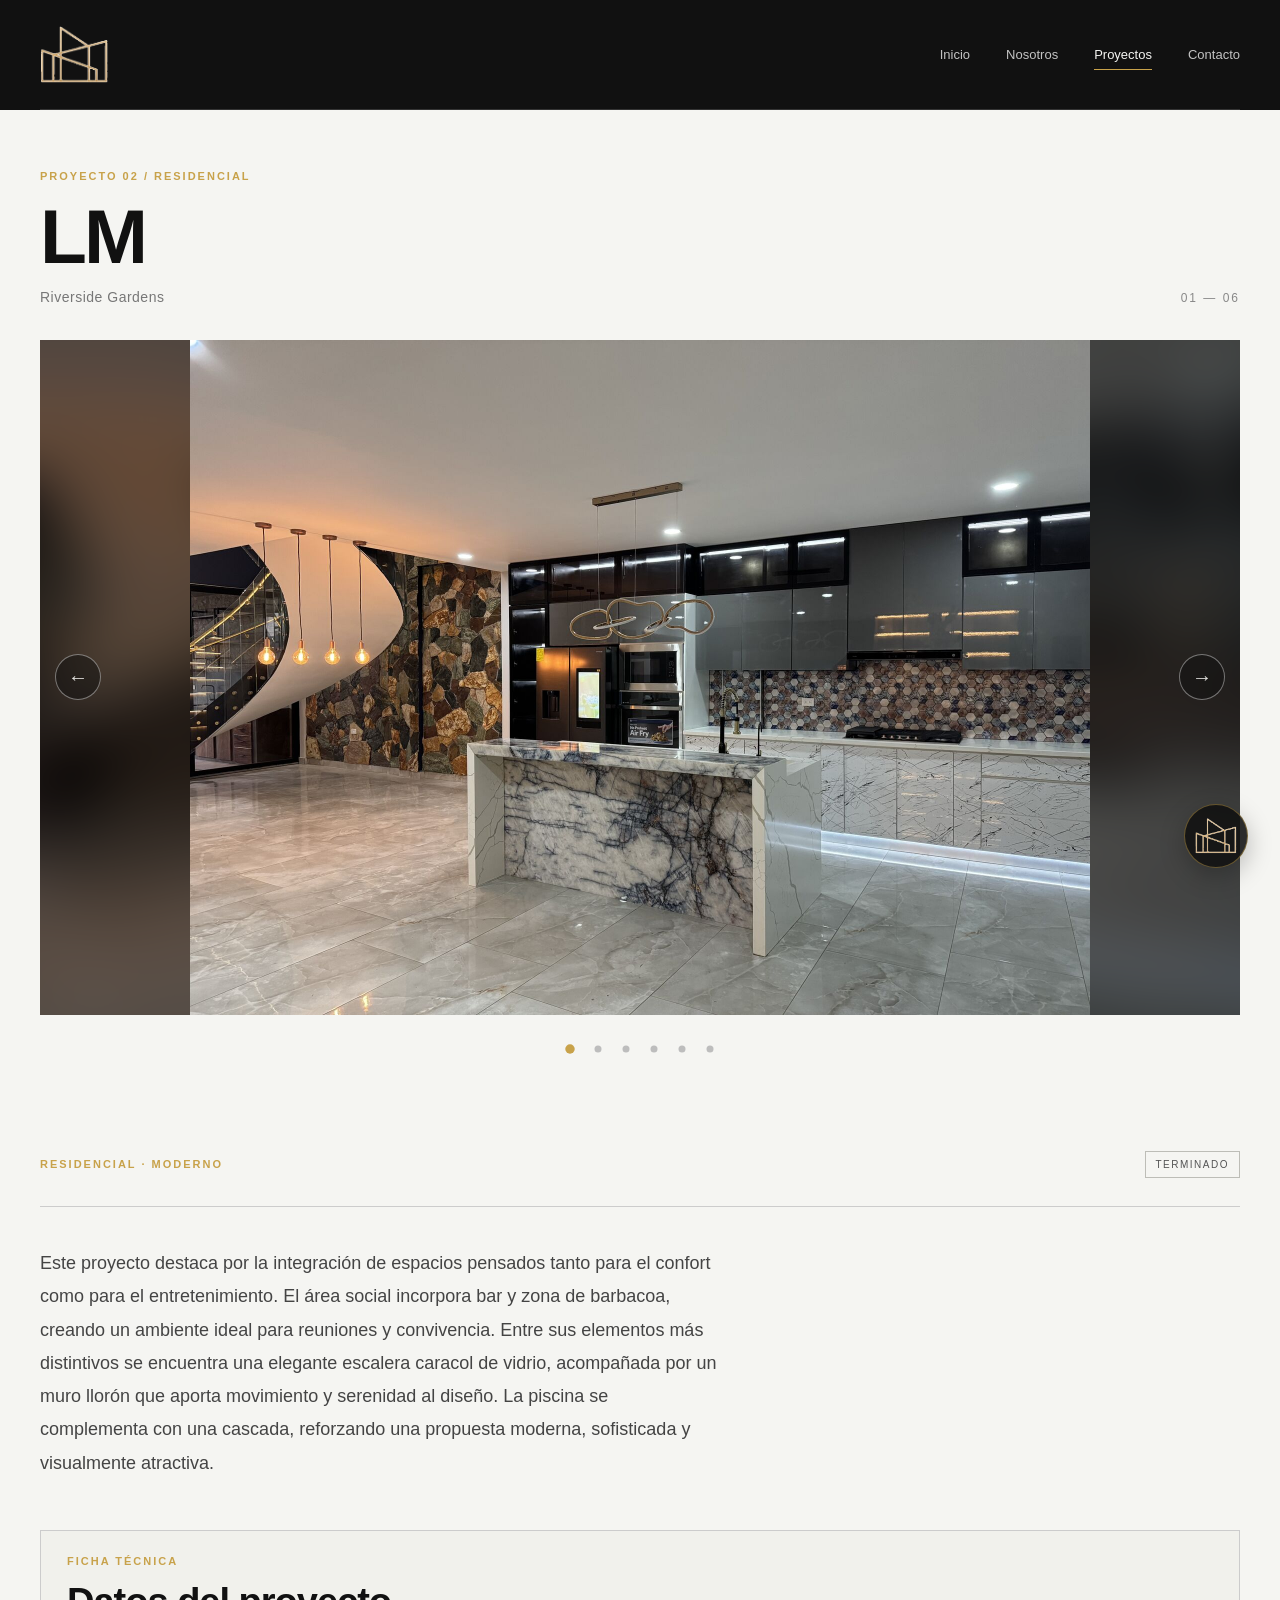
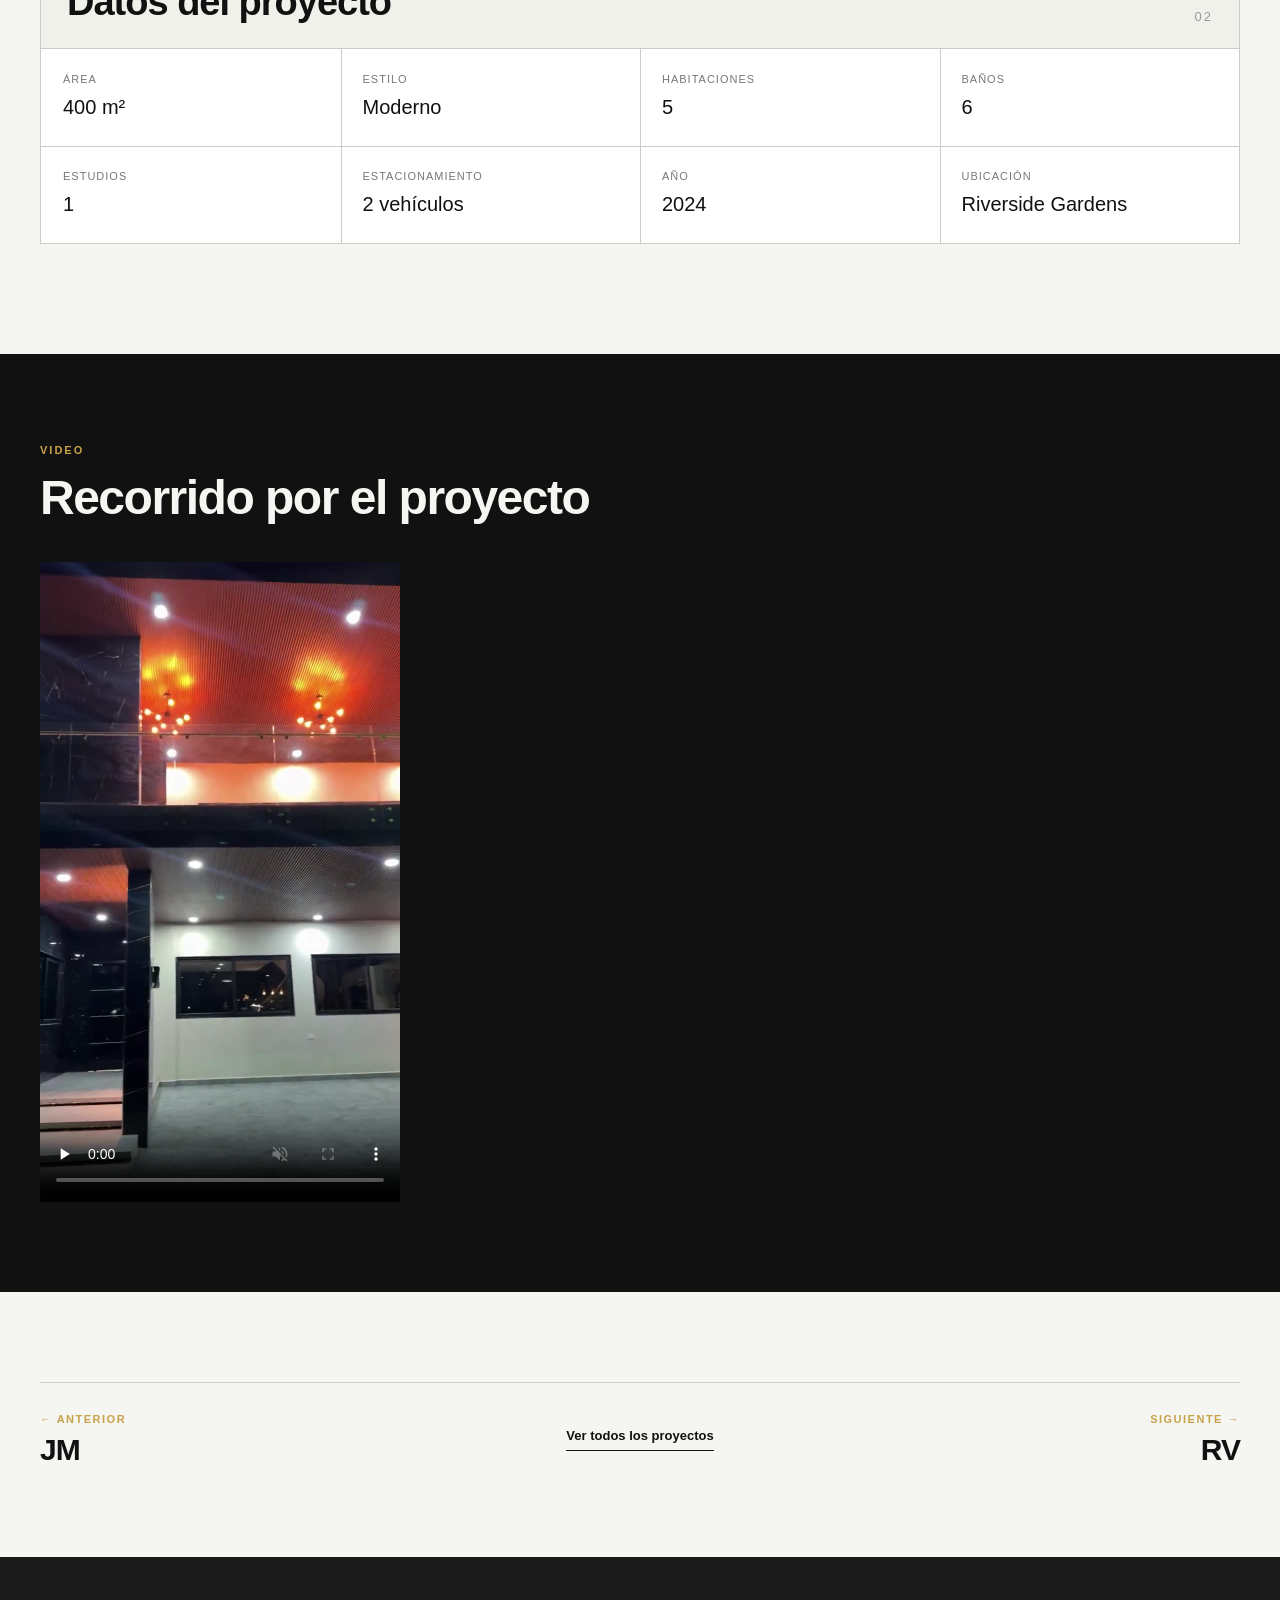
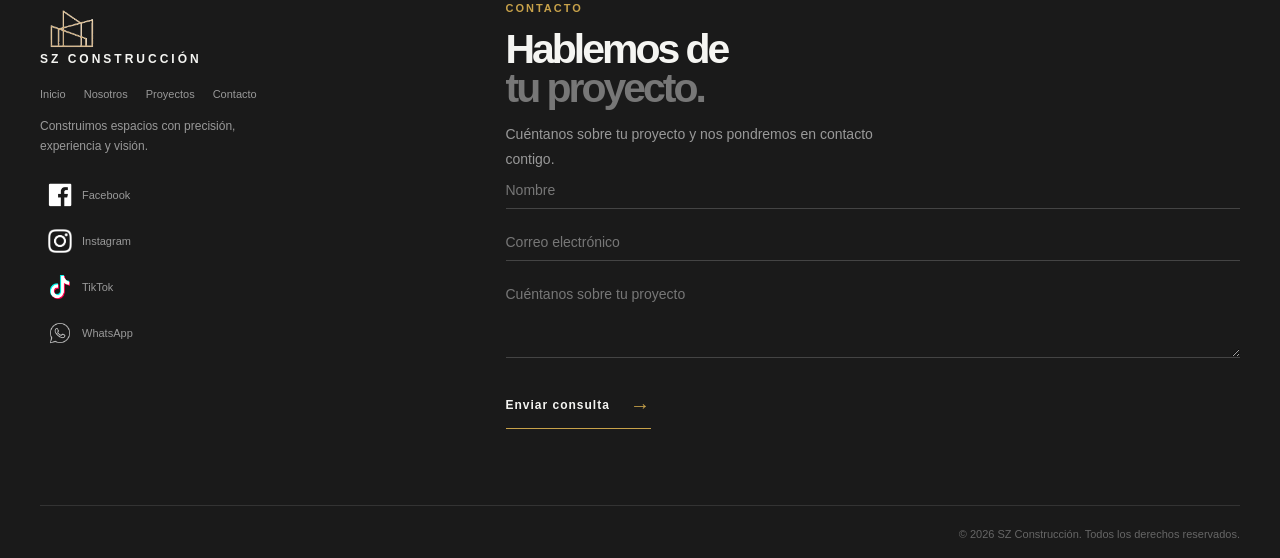
<file: proyectos/proyecto-2.html>
<!DOCTYPE html>
<html lang="es">

<head>

    <meta charset="UTF-8">
    <meta name="viewport" content="width=device-width, initial-scale=1.0">
    <meta name="description" content="LM: proyecto residencial de 40 m² en Riverside Gardens, diseñado y construido por SZ Construcción.">
    <meta name="theme-color" content="#111111">
    <title>LM | Proyecto 02 | SZ Construcción</title>

    <link rel="icon" type="image/png" href="../images/brand/logo-mark-transparent.png">
    <link rel="stylesheet" href="../css/style.css">
    <link rel="stylesheet" href="../css/proyecto.css">

</head>

<body>

    <a href="../index.html" class="project-floating-logo" aria-label="SZ Construcción, volver al inicio"><img src="../images/brand/logo-mark-transparent.png" alt=""><span>SZ CONSTRUCCIÓN</span></a>

    <a class="skip-link" href="#contenido">Saltar al contenido</a>

    <header class="header">

        <div class="container header__content">

            <a href="../index.html" class="logo" aria-label="SZ Construcción, inicio">
                <img src="../images/brand/logo-mark-transparent.png" alt="" width="104" height="58">
                <span>SZ CONSTRUCCIÓN</span>
            </a>

            <nav class="nav" id="site-navigation" aria-label="Navegación principal">
                <a href="../index.html" class="nav__link">Inicio</a>
                <a href="../nosotros.html" class="nav__link">Nosotros</a>
                <a href="../proyectos.html" class="nav__link active" aria-current="page">Proyectos</a>
                <a href="#contacto" class="nav__link">Contacto</a>
            </nav>

            <button class="menu-button" type="button" aria-label="Abrir menú" aria-expanded="false" aria-controls="site-navigation">
                <span></span>
                <span></span>
            </button>

        </div>

    </header>


    <main id="contenido">

        <section class="project-gallery project-gallery--offset">

            <div class="container">

                <div class="project-gallery__heading">
                    <div>
                        <p class="section-label">PROYECTO 02 / RESIDENCIAL</p>
                        <h1>LM</h1>
                        <p class="project-gallery__location">Riverside Gardens</p>
                    </div>
                    <p class="project-gallery__counter" aria-live="polite">01 — 06</p>
                </div>

                <div class="project-slider" aria-roledescription="carrusel" aria-label="Fotografías de LM">
                    <div class="project-slider__viewport">
                        <div class="project-slider__track">
                            <div class="project-slide active" style="--slide-bg: url('../images/proyectos/proyecto-2/lm-01.jpg')"><img src="../images/proyectos/proyecto-2/lm-01.jpg" alt="Cocina con isla de mármol y escalera caracol · LM" width="1800" height="1350" fetchpriority="high" decoding="async"></div>
                            <div class="project-slide" style="--slide-bg: url('../images/proyectos/proyecto-2/lm-02.jpg')"><img src="../images/proyectos/proyecto-2/lm-02.jpg" alt="Fachada con vidrio oscuro · LM" width="1800" height="1350" loading="lazy" decoding="async"></div>
                            <div class="project-slide" style="--slide-bg: url('../images/proyectos/proyecto-2/lm-03.jpg')"><img src="../images/proyectos/proyecto-2/lm-03.jpg" alt="Muro de TV con chimenea eléctrica · LM" width="1800" height="1350" loading="lazy" decoding="async"></div>
                            <div class="project-slide" style="--slide-bg: url('../images/proyectos/proyecto-2/lm-04.jpg')"><img src="../images/proyectos/proyecto-2/lm-04.jpg" alt="Piscina con cascada iluminada · LM" width="1013" height="1800" loading="lazy" decoding="async"></div>
                            <div class="project-slide" style="--slide-bg: url('../images/proyectos/proyecto-2/lm-05.jpg')"><img src="../images/proyectos/proyecto-2/lm-05.jpg" alt="Baño con espejo iluminado · LM" width="1350" height="1800" loading="lazy" decoding="async"></div>
                            <div class="project-slide" style="--slide-bg: url('../images/proyectos/proyecto-2/lm-06.jpg')"><img src="../images/proyectos/proyecto-2/lm-06.jpg" alt="Vestidor con iluminación integrada · LM" width="1350" height="1800" loading="lazy" decoding="async"></div>
                        </div>
                        <button class="project-slider__arrow project-slider__arrow--prev" type="button" aria-label="Fotografía anterior">←</button>
                        <button class="project-slider__arrow project-slider__arrow--next" type="button" aria-label="Fotografía siguiente">→</button>
                    </div>
                    <div class="project-slider__bottom">
                        <div class="project-slider__dots"><button class="project-slider__dot active" type="button" aria-label="Ver fotografía 1"></button><button class="project-slider__dot" type="button" aria-label="Ver fotografía 2"></button><button class="project-slider__dot" type="button" aria-label="Ver fotografía 3"></button><button class="project-slider__dot" type="button" aria-label="Ver fotografía 4"></button><button class="project-slider__dot" type="button" aria-label="Ver fotografía 5"></button><button class="project-slider__dot" type="button" aria-label="Ver fotografía 6"></button></div>
                    </div>
                </div>

            </div>

        </section>


        <section class="project-information">

            <div class="container">

                <div class="project-information__top">
                    <p class="project-information__category">RESIDENCIAL · MODERNO</p>
                    <span class="project-status">Terminado</span>
                </div>

                <div class="project-information__bottom">
                    <p>Este proyecto destaca por la integración de espacios pensados tanto para el confort como para el entretenimiento. El área social incorpora bar y zona de barbacoa, creando un ambiente ideal para reuniones y convivencia. Entre sus elementos más distintivos se encuentra una elegante escalera caracol de vidrio, acompañada por un muro llorón que aporta movimiento y serenidad al diseño. La piscina se complementa con una cascada, reforzando una propuesta moderna, sofisticada y visualmente atractiva.</p>
                </div>

                <div class="project-information__box">
                    <div class="project-information__box-header">
                        <div>
                            <p class="section-label">FICHA TÉCNICA</p>
                            <h2>Datos del proyecto</h2>
                        </div>
                        <span class="project-information__box-number">02</span>
                    </div>
                    <div class="project-information__data">
                        <div class="project-information__item"><span>Área</span><strong>400 m²</strong></div>
                        <div class="project-information__item"><span>Estilo</span><strong>Moderno</strong></div>
                        <div class="project-information__item"><span>Habitaciones</span><strong>5</strong></div>
                        <div class="project-information__item"><span>Baños</span><strong>6</strong></div>
                        <div class="project-information__item"><span>Estudios</span><strong>1</strong></div>
                        <div class="project-information__item"><span>Estacionamiento</span><strong>2 vehículos</strong></div>
                        <div class="project-information__item"><span>Año</span><strong>2024</strong></div>
                        <div class="project-information__item"><span>Ubicación</span><strong>Riverside Gardens</strong></div>
                    </div>
                </div>

            </div>

        </section>

        <section class="project-tour" aria-labelledby="tour-title">
            <div class="container">
                <div class="project-tour__heading">
                    <p class="section-label">VIDEO</p>
                    <h2 id="tour-title">Recorrido por el proyecto</h2>
                </div>
                <div class="project-tour__grid">
                    <figure class="project-tour__item">
                        <video class="project-tour__media" controls muted playsinline preload="none" poster="../videos/proyecto-2/lm-recorrido-poster.jpg">
                            <source src="../videos/proyecto-2/lm-recorrido.mp4" type="video/mp4">
                            Tu navegador no puede reproducir este video.
                        </video>
                    </figure>   
                </div>
            </div>
        </section>


        <nav class="project-pager" aria-label="Otros proyectos">
            <div class="container project-pager__inner">
                <a href="proyecto-1.html" class="project-pager__link project-pager__link--prev">
                    <span>← Anterior</span>
                    <strong>JM</strong>
                </a>
                <a href="../proyectos.html" class="project-pager__all">Ver todos los proyectos</a>
                <a href="proyecto-3.html" class="project-pager__link project-pager__link--next">
                    <span>Siguiente →</span>
                    <strong>RV</strong>
                </a>
            </div>
        </nav>

    </main>


    <footer class="footer">

        <div class="container">

            <div class="footer__top">

                <div class="footer__brand">
                    <a href="../index.html" class="footer__logo" aria-label="SZ Construcción, inicio"><img src="../images/brand/logo-mark-transparent.png" alt=""><span>SZ CONSTRUCCIÓN</span></a>
                    <nav class="footer__nav" aria-label="Navegacion del pie de pagina">
                        <a href="../index.html">Inicio</a>
                        <a href="../nosotros.html">Nosotros</a>
                        <a href="../proyectos.html">Proyectos</a>
                        <a href="#contacto">Contacto</a>
                    </nav>
                    <p class="footer__brand-text">Construimos espacios con precisión, experiencia y visión.</p>
                    <div class="footer__socials" aria-label="Redes sociales">
                        <a href="https://www.facebook.com/szconstrucion" class="footer__social" target="_blank" rel="noopener noreferrer" aria-label="Facebook"><img src="../images/social/LogoFace.png" alt="">Facebook</a>
                        <a href="https://www.instagram.com/sz_construccion?stkn=ZDNlZDc0MzIxNw==" class="footer__social" target="_blank" rel="noopener noreferrer" aria-label="Instagram"><img src="../images/social/LogoInsta.png" alt="">Instagram</a>
                        <a href="https://www.tiktok.com/@sz_construccionsv?is_from_webapp=1&sender_device=pc" class="footer__social" target="_blank" rel="noopener noreferrer" aria-label="TikTok"><img src="../images/social/LogoTikTok.png" alt="">TikTok</a>
                        <a href="https://wa.me/50374683677" class="footer__social" target="_blank" rel="noopener noreferrer" aria-label="WhatsApp"><img src="../images/social/LogoWha.png" alt="">WhatsApp</a>
                    </div>
                </div>

                <div class="footer__contact" id="contacto">
                    <div class="footer__intro">
                        <p class="footer__label">CONTACTO</p>
                        <h2 class="footer__title">Hablemos de <span>tu proyecto.</span></h2>
                        <p class="footer__description">Cuéntanos sobre tu proyecto y nos pondremos en contacto contigo.</p>
                    </div>
                    <form class="footer__form" id="contact-form" novalidate>
                        <div class="footer__field"><label for="contact-name">Nombre</label><input type="text" id="contact-name" name="name" placeholder="Nombre" autocomplete="name" maxlength="80" required></div>
                        <div class="footer__field"><label for="contact-email">Correo electrónico</label><input type="email" id="contact-email" name="email" placeholder="Correo electrónico" autocomplete="email" inputmode="email" maxlength="120" required></div>
                        <div class="footer__field"><label for="contact-message">Mensaje</label><textarea id="contact-message" name="message" placeholder="Cuéntanos sobre tu proyecto" maxlength="2000" required></textarea></div>
                        <div class="footer__honey" aria-hidden="true"><label for="contact-honey">No llenar este campo</label><input type="text" id="contact-honey" name="_honey" tabindex="-1" autocomplete="off"></div>
                        <button type="submit" class="footer__submit">Enviar consulta <span>→</span></button>
                    </form>
                </div>

            </div>

            <div class="footer__bottom">
                <p class="footer__copyright">© 2026 SZ Construcción. Todos los derechos reservados.</p>
            </div>

        </div>

    </footer>


    <script src="../js/main.js"></script>

</body>

</html>
</file>
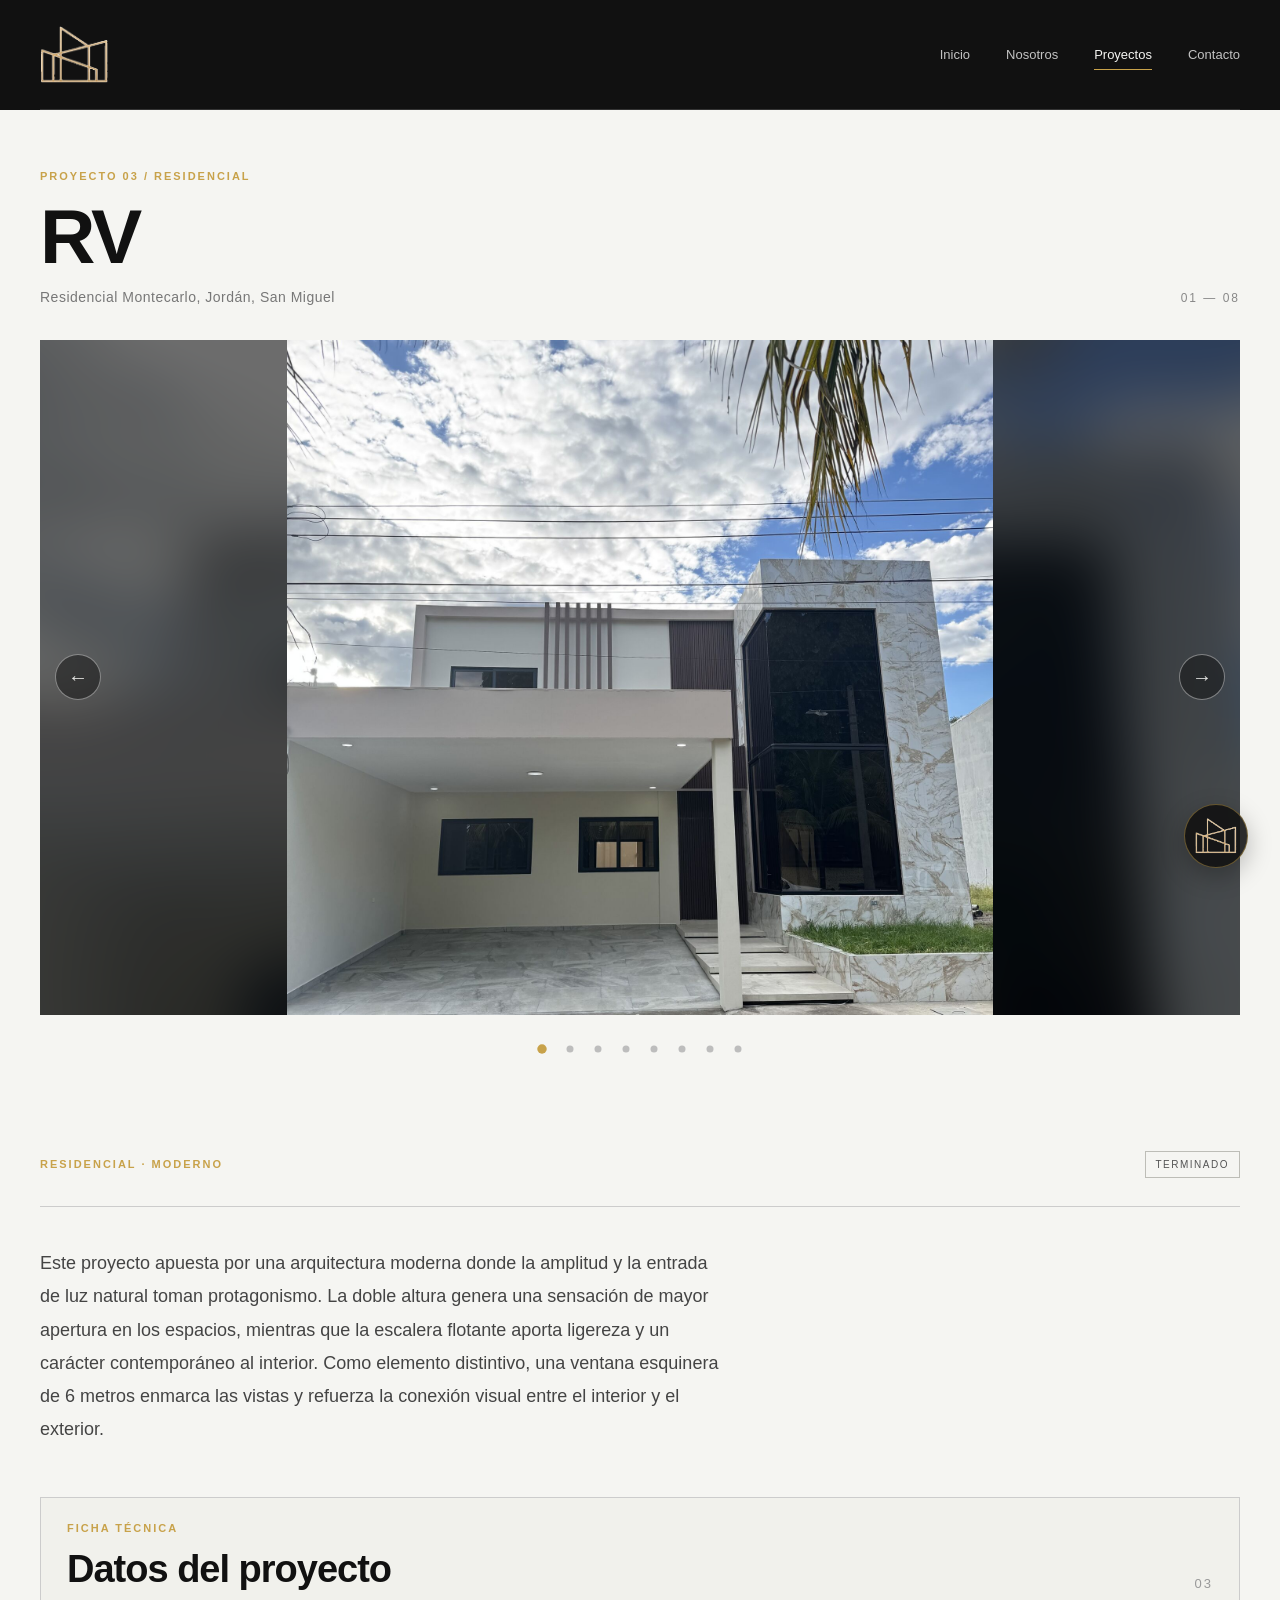
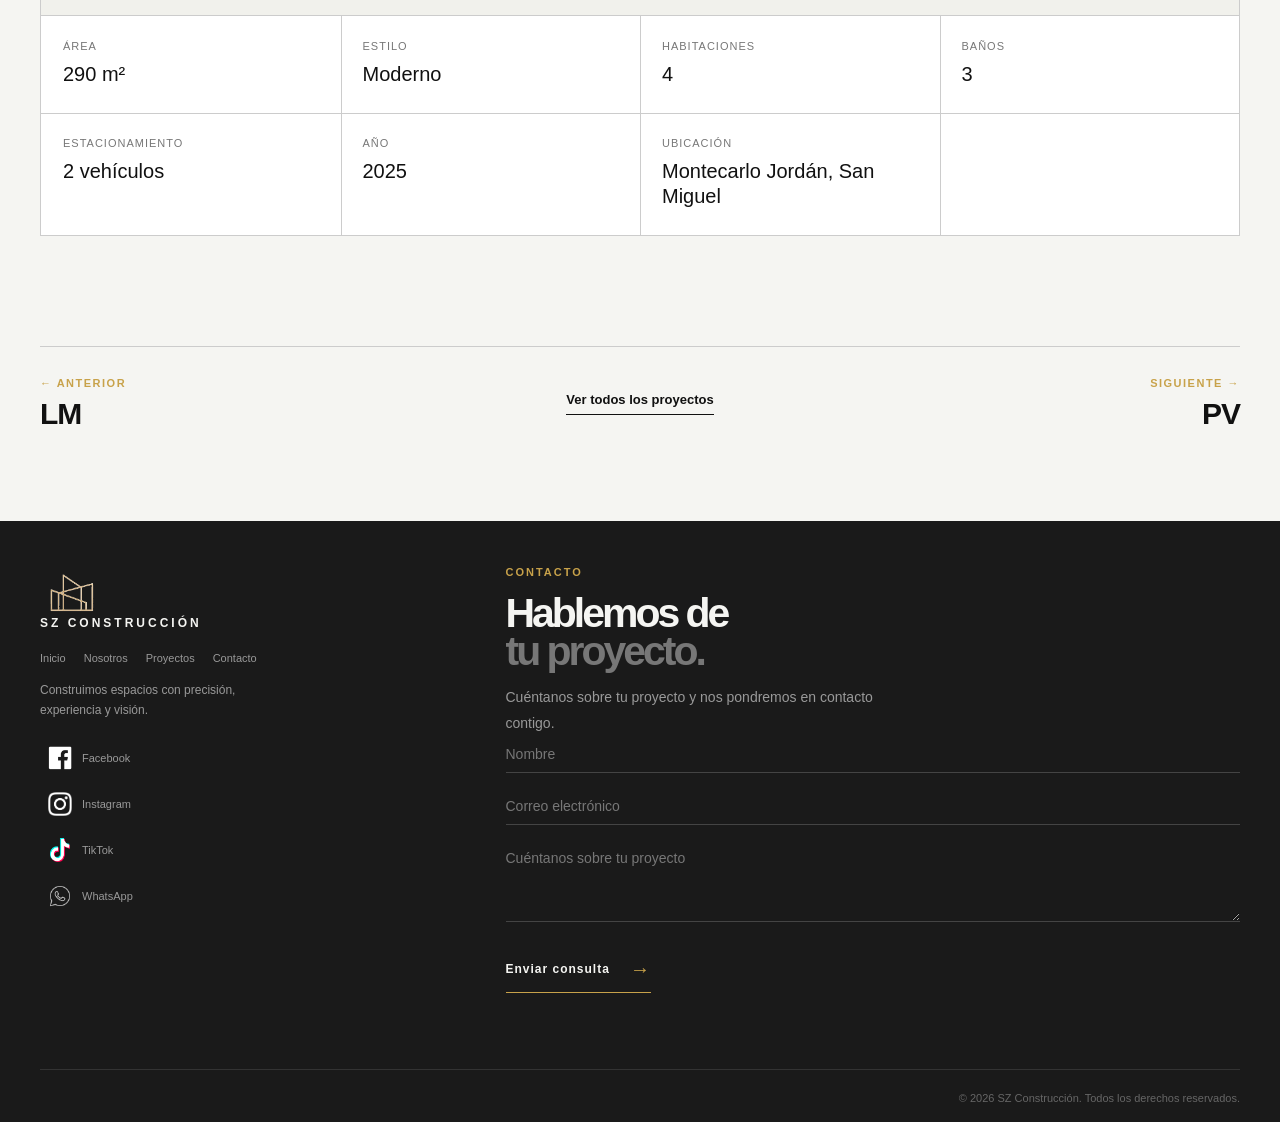
<file: proyectos/proyecto-3.html>
<!DOCTYPE html>
<html lang="es">

<head>

    <meta charset="UTF-8">
    <meta name="viewport" content="width=device-width, initial-scale=1.0">
    <meta name="description" content="RV: proyecto residencial de 290 m² en Residencial Montecarlo, Jordán, San Miguel, diseñado y construido por SZ Construcción.">
    <meta name="theme-color" content="#111111">
    <title>RV | Proyecto 03 | SZ Construcción</title>

    <link rel="icon" type="image/png" href="../images/brand/logo-mark-transparent.png">
    <link rel="stylesheet" href="../css/style.css">
    <link rel="stylesheet" href="../css/proyecto.css">

</head>

<body>

    <a href="../index.html" class="project-floating-logo" aria-label="SZ Construcción, volver al inicio"><img src="../images/brand/logo-mark-transparent.png" alt=""><span>SZ CONSTRUCCIÓN</span></a>

    <a class="skip-link" href="#contenido">Saltar al contenido</a>

    <header class="header">

        <div class="container header__content">

            <a href="../index.html" class="logo" aria-label="SZ Construcción, inicio">
                <img src="../images/brand/logo-mark-transparent.png" alt="" width="104" height="58">
                <span>SZ CONSTRUCCIÓN</span>
            </a>

            <nav class="nav" id="site-navigation" aria-label="Navegación principal">
                <a href="../index.html" class="nav__link">Inicio</a>
                <a href="../nosotros.html" class="nav__link">Nosotros</a>
                <a href="../proyectos.html" class="nav__link active" aria-current="page">Proyectos</a>
                <a href="#contacto" class="nav__link">Contacto</a>
            </nav>

            <button class="menu-button" type="button" aria-label="Abrir menú" aria-expanded="false" aria-controls="site-navigation">
                <span></span>
                <span></span>
            </button>

        </div>

    </header>


    <main id="contenido">

        <section class="project-gallery project-gallery--offset">

            <div class="container">

                <div class="project-gallery__heading">
                    <div>
                        <p class="section-label">PROYECTO 03 / RESIDENCIAL</p>
                        <h1>RV</h1>
                        <p class="project-gallery__location">Residencial Montecarlo, Jordán, San Miguel</p>
                    </div>
                    <p class="project-gallery__counter" aria-live="polite">01 — 08</p>
                </div>

                <div class="project-slider" aria-roledescription="carrusel" aria-label="Fotografías de RV">
                    <div class="project-slider__viewport">
                        <div class="project-slider__track">
                            <div class="project-slide active" style="--slide-bg: url('../images/proyectos/proyecto-3/rv-01.jpg')"><img src="../images/proyectos/proyecto-3/rv-01.jpg" alt="Fachada con ventana esquinera · RV" width="1800" height="1722" fetchpriority="high" decoding="async"></div>
                            <div class="project-slide" style="--slide-bg: url('../images/proyectos/proyecto-3/rv-02.jpg')"><img src="../images/proyectos/proyecto-3/rv-02.jpg" alt="Doble altura con escalera flotante · RV" width="1350" height="1800" loading="lazy" decoding="async"></div>
                            <div class="project-slide" style="--slide-bg: url('../images/proyectos/proyecto-3/rv-03.jpg')"><img src="../images/proyectos/proyecto-3/rv-03.jpg" alt="Cocina con isla · RV" width="1350" height="1800" loading="lazy" decoding="async"></div>
                            <div class="project-slide" style="--slide-bg: url('../images/proyectos/proyecto-3/rv-04.jpg')"><img src="../images/proyectos/proyecto-3/rv-04.jpg" alt="Muro de TV con iluminación cálida · RV" width="1350" height="1800" loading="lazy" decoding="async"></div>
                            <div class="project-slide" style="--slide-bg: url('../images/proyectos/proyecto-3/rv-05.jpg')"><img src="../images/proyectos/proyecto-3/rv-05.jpg" alt="Ventana esquinera de 6 metros · RV" width="1350" height="1800" loading="lazy" decoding="async"></div>
                            <div class="project-slide" style="--slide-bg: url('../images/proyectos/proyecto-3/rv-06.jpg')"><img src="../images/proyectos/proyecto-3/rv-06.jpg" alt="Baño con tina y ducha de vidrio · RV" width="1350" height="1800" loading="lazy" decoding="async"></div>
                            <div class="project-slide" style="--slide-bg: url('../images/proyectos/proyecto-3/rv-07.jpg')"><img src="../images/proyectos/proyecto-3/rv-07.jpg" alt="Baño con espejo iluminado · RV" width="1350" height="1800" loading="lazy" decoding="async"></div>
                            <div class="project-slide" style="--slide-bg: url('../images/proyectos/proyecto-3/rv-08.jpg')"><img src="../images/proyectos/proyecto-3/rv-08.jpg" alt="Jardín trasero iluminado · RV" width="1350" height="1800" loading="lazy" decoding="async"></div>
                        </div>
                        <button class="project-slider__arrow project-slider__arrow--prev" type="button" aria-label="Fotografía anterior">←</button>
                        <button class="project-slider__arrow project-slider__arrow--next" type="button" aria-label="Fotografía siguiente">→</button>
                    </div>
                    <div class="project-slider__bottom">
                        <div class="project-slider__dots"><button class="project-slider__dot active" type="button" aria-label="Ver fotografía 1"></button><button class="project-slider__dot" type="button" aria-label="Ver fotografía 2"></button><button class="project-slider__dot" type="button" aria-label="Ver fotografía 3"></button><button class="project-slider__dot" type="button" aria-label="Ver fotografía 4"></button><button class="project-slider__dot" type="button" aria-label="Ver fotografía 5"></button><button class="project-slider__dot" type="button" aria-label="Ver fotografía 6"></button><button class="project-slider__dot" type="button" aria-label="Ver fotografía 7"></button><button class="project-slider__dot" type="button" aria-label="Ver fotografía 8"></button></div>
                    </div>
                </div>

            </div>

        </section>


        <section class="project-information">

            <div class="container">

                <div class="project-information__top">
                    <p class="project-information__category">RESIDENCIAL · MODERNO</p>
                    <span class="project-status">Terminado</span>
                </div>

                <div class="project-information__bottom">
                    <p>Este proyecto apuesta por una arquitectura moderna donde la amplitud y la entrada de luz natural toman protagonismo. La doble altura genera una sensación de mayor apertura en los espacios, mientras que la escalera flotante aporta ligereza y un carácter contemporáneo al interior. Como elemento distintivo, una ventana esquinera de 6 metros enmarca las vistas y refuerza la conexión visual entre el interior y el exterior.</p>
                </div>

                <div class="project-information__box">
                    <div class="project-information__box-header">
                        <div>
                            <p class="section-label">FICHA TÉCNICA</p>
                            <h2>Datos del proyecto</h2>
                        </div>
                        <span class="project-information__box-number">03</span>
                    </div>
                    <div class="project-information__data">
                        <div class="project-information__item"><span>Área</span><strong>290 m²</strong></div>
                        <div class="project-information__item"><span>Estilo</span><strong>Moderno</strong></div>
                        <div class="project-information__item"><span>Habitaciones</span><strong>4</strong></div>
                        <div class="project-information__item"><span>Baños</span><strong>3</strong></div>
                        <div class="project-information__item"><span>Estacionamiento</span><strong>2 vehículos</strong></div>
                        <div class="project-information__item"><span>Año</span><strong>2025</strong></div>
                        <div class="project-information__item"><span>Ubicación</span><strong>Montecarlo Jordán, San Miguel</strong></div>
                    </div>
                </div>

            </div>

        </section>


        <nav class="project-pager" aria-label="Otros proyectos">
            <div class="container project-pager__inner">
                <a href="proyecto-2.html" class="project-pager__link project-pager__link--prev">
                    <span>← Anterior</span>
                    <strong>LM</strong>
                </a>
                <a href="../proyectos.html" class="project-pager__all">Ver todos los proyectos</a>
                <a href="proyecto-4.html" class="project-pager__link project-pager__link--next">
                    <span>Siguiente →</span>
                    <strong>PV</strong>
                </a>
            </div>
        </nav>

    </main>


    <footer class="footer">

        <div class="container">

            <div class="footer__top">

                <div class="footer__brand">
                    <a href="../index.html" class="footer__logo" aria-label="SZ Construcción, inicio"><img src="../images/brand/logo-mark-transparent.png" alt=""><span>SZ CONSTRUCCIÓN</span></a>
                    <nav class="footer__nav" aria-label="Navegacion del pie de pagina">
                        <a href="../index.html">Inicio</a>
                        <a href="../nosotros.html">Nosotros</a>
                        <a href="../proyectos.html">Proyectos</a>
                        <a href="#contacto">Contacto</a>
                    </nav>
                    <p class="footer__brand-text">Construimos espacios con precisión, experiencia y visión.</p>
                    <div class="footer__socials" aria-label="Redes sociales">
                        <a href="https://www.facebook.com/szconstrucion" class="footer__social" target="_blank" rel="noopener noreferrer" aria-label="Facebook"><img src="../images/social/LogoFace.png" alt="">Facebook</a>
                        <a href="https://www.instagram.com/sz_construccion?stkn=ZDNlZDc0MzIxNw==" class="footer__social" target="_blank" rel="noopener noreferrer" aria-label="Instagram"><img src="../images/social/LogoInsta.png" alt="">Instagram</a>
                        <a href="https://www.tiktok.com/@sz_construccionsv?is_from_webapp=1&sender_device=pc" class="footer__social" target="_blank" rel="noopener noreferrer" aria-label="TikTok"><img src="../images/social/LogoTikTok.png" alt="">TikTok</a>
                        <a href="https://wa.me/50374683677" class="footer__social" target="_blank" rel="noopener noreferrer" aria-label="WhatsApp"><img src="../images/social/LogoWha.png" alt="">WhatsApp</a>
                    </div>
                </div>

                <div class="footer__contact" id="contacto">
                    <div class="footer__intro">
                        <p class="footer__label">CONTACTO</p>
                        <h2 class="footer__title">Hablemos de <span>tu proyecto.</span></h2>
                        <p class="footer__description">Cuéntanos sobre tu proyecto y nos pondremos en contacto contigo.</p>
                    </div>
                    <form class="footer__form" id="contact-form" novalidate>
                        <div class="footer__field"><label for="contact-name">Nombre</label><input type="text" id="contact-name" name="name" placeholder="Nombre" autocomplete="name" maxlength="80" required></div>
                        <div class="footer__field"><label for="contact-email">Correo electrónico</label><input type="email" id="contact-email" name="email" placeholder="Correo electrónico" autocomplete="email" inputmode="email" maxlength="120" required></div>
                        <div class="footer__field"><label for="contact-message">Mensaje</label><textarea id="contact-message" name="message" placeholder="Cuéntanos sobre tu proyecto" maxlength="2000" required></textarea></div>
                        <div class="footer__honey" aria-hidden="true"><label for="contact-honey">No llenar este campo</label><input type="text" id="contact-honey" name="_honey" tabindex="-1" autocomplete="off"></div>
                        <button type="submit" class="footer__submit">Enviar consulta <span>→</span></button>
                    </form>
                </div>

            </div>

            <div class="footer__bottom">
                <p class="footer__copyright">© 2026 SZ Construcción. Todos los derechos reservados.</p>
            </div>

        </div>

    </footer>


    <script src="../js/main.js"></script>

</body>

</html>
</file>
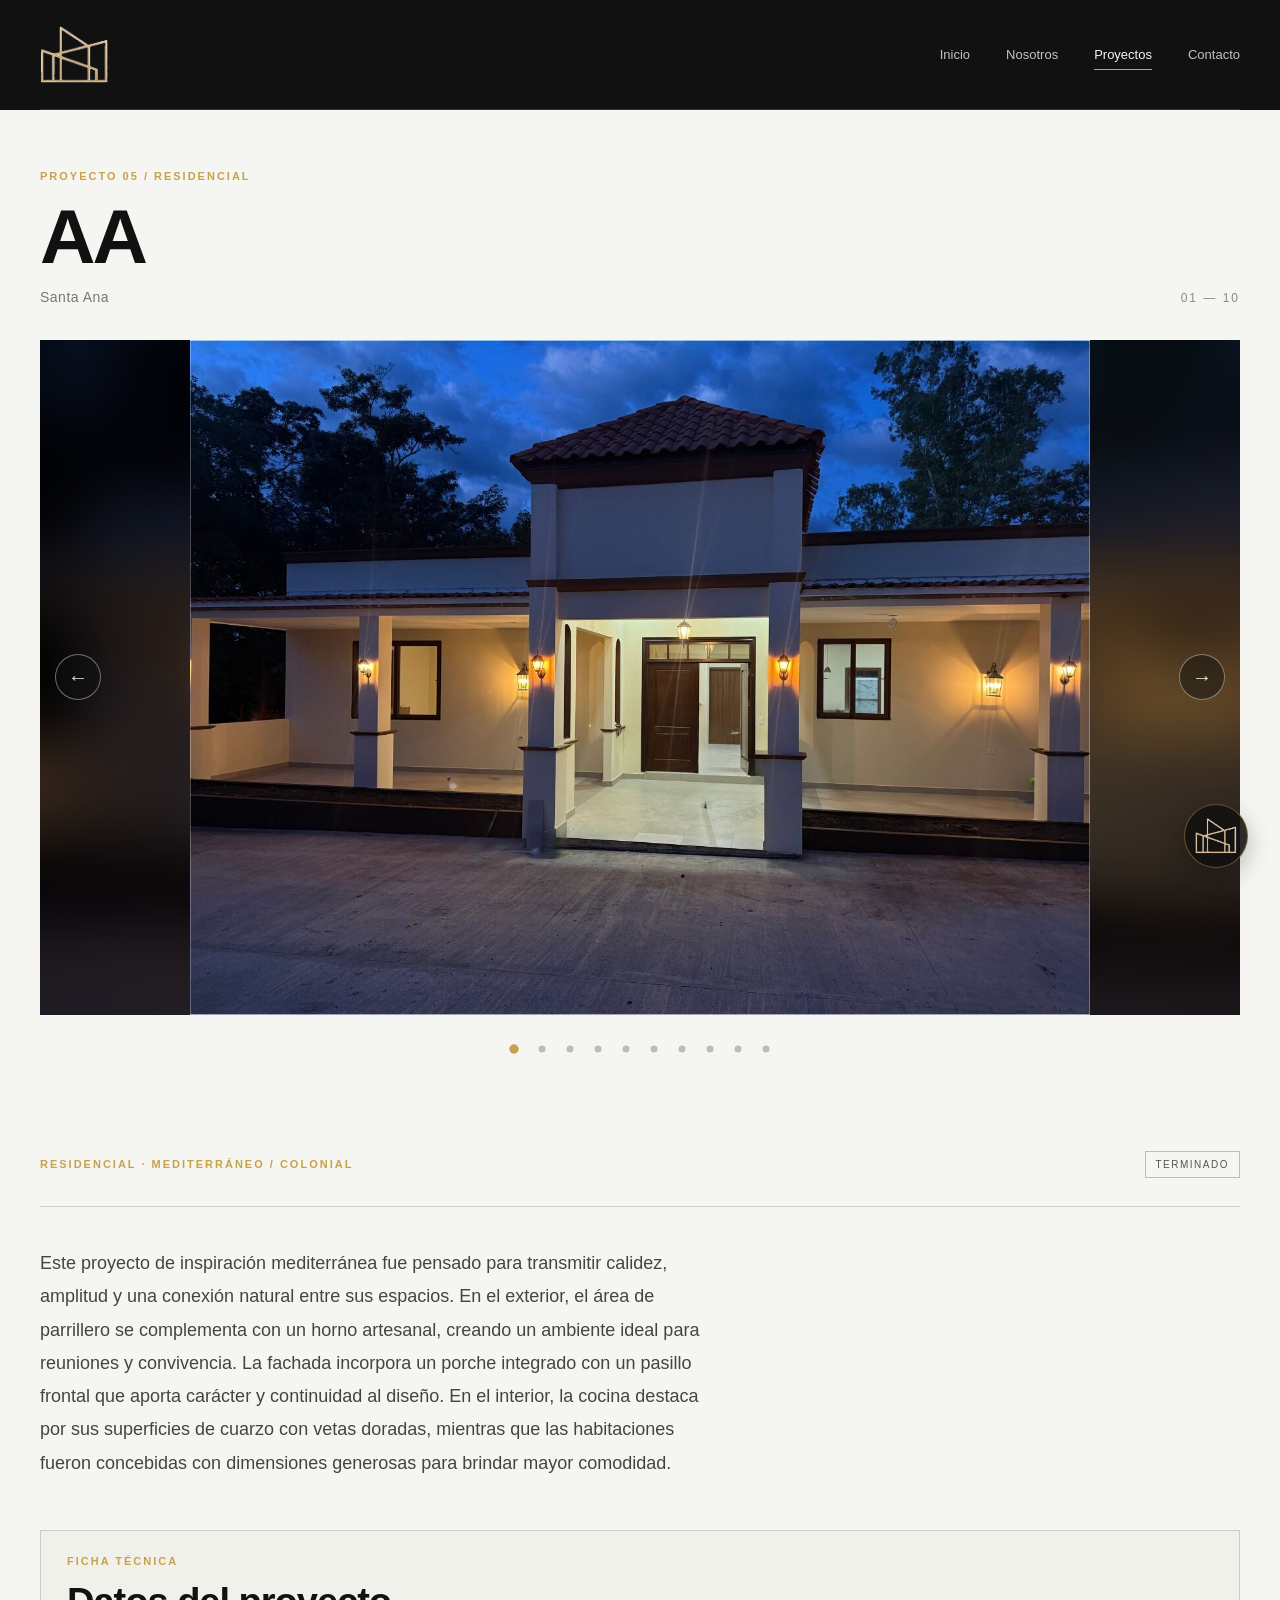
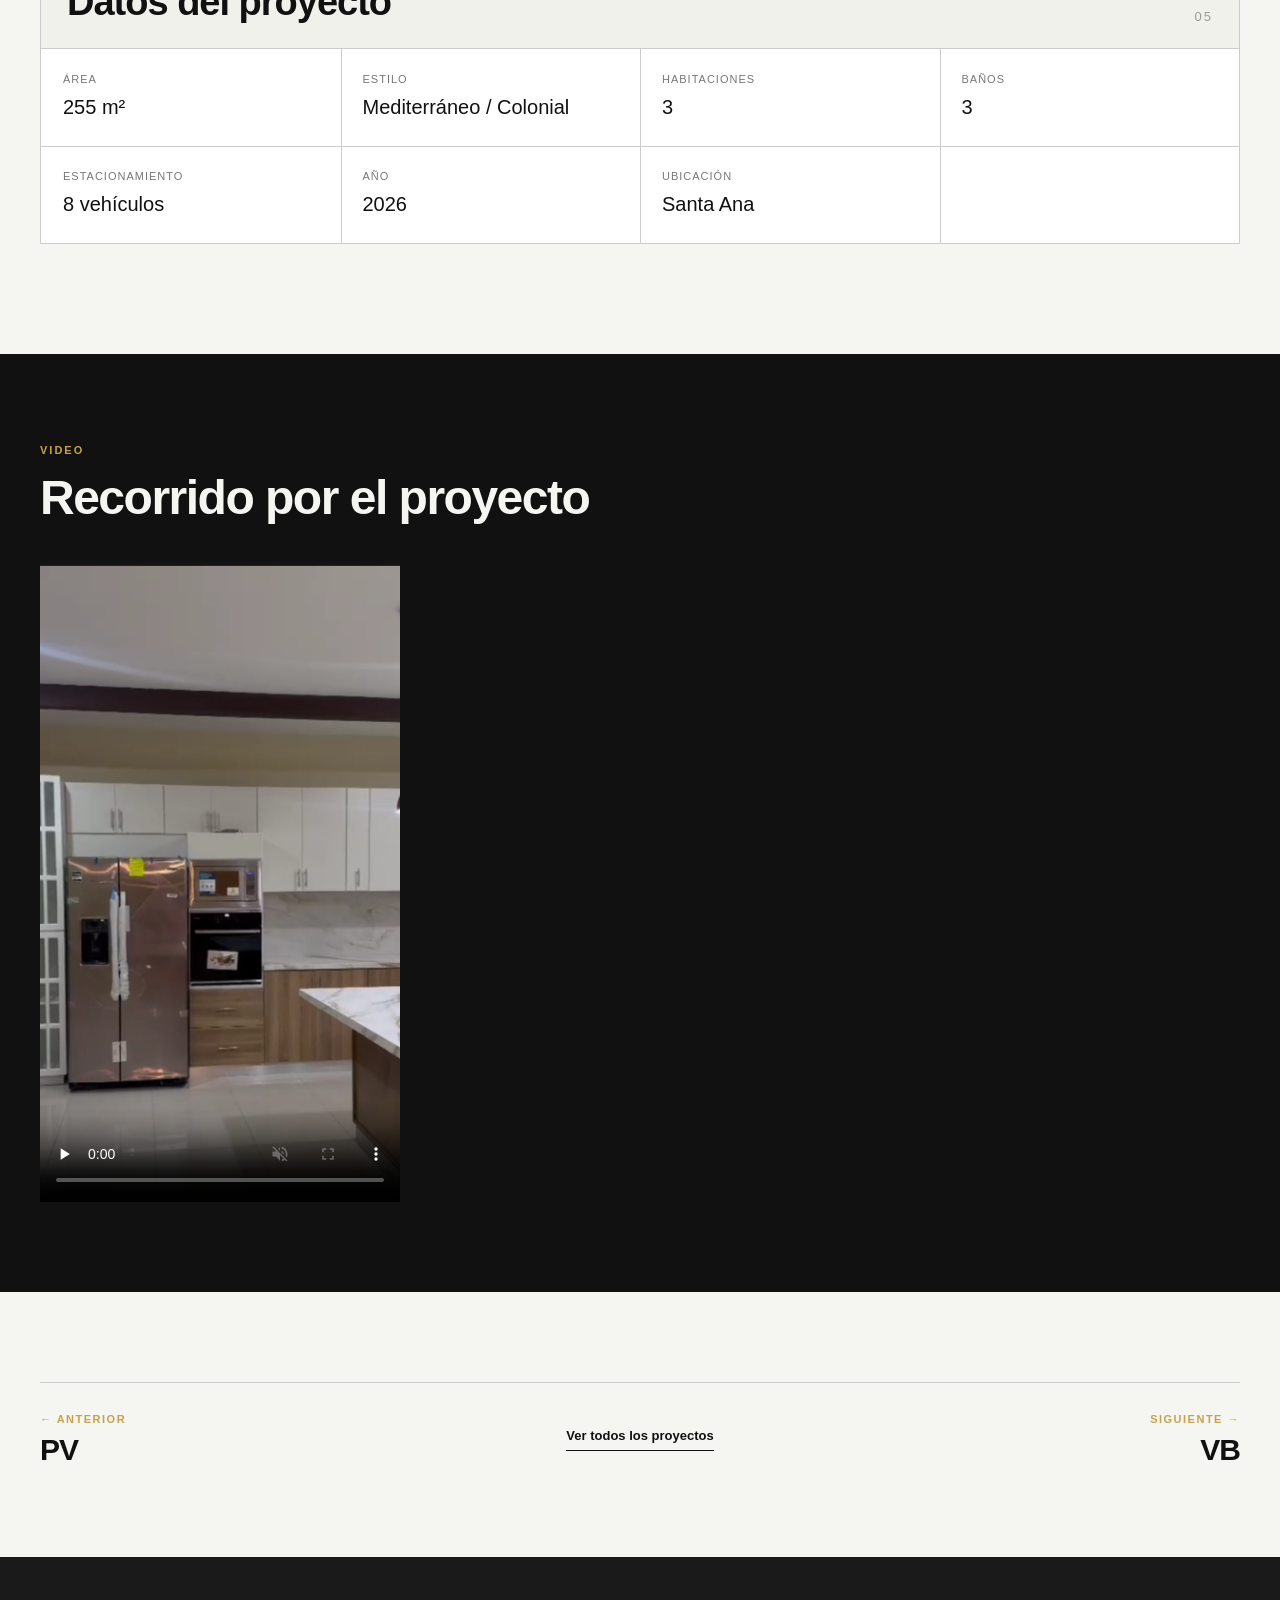
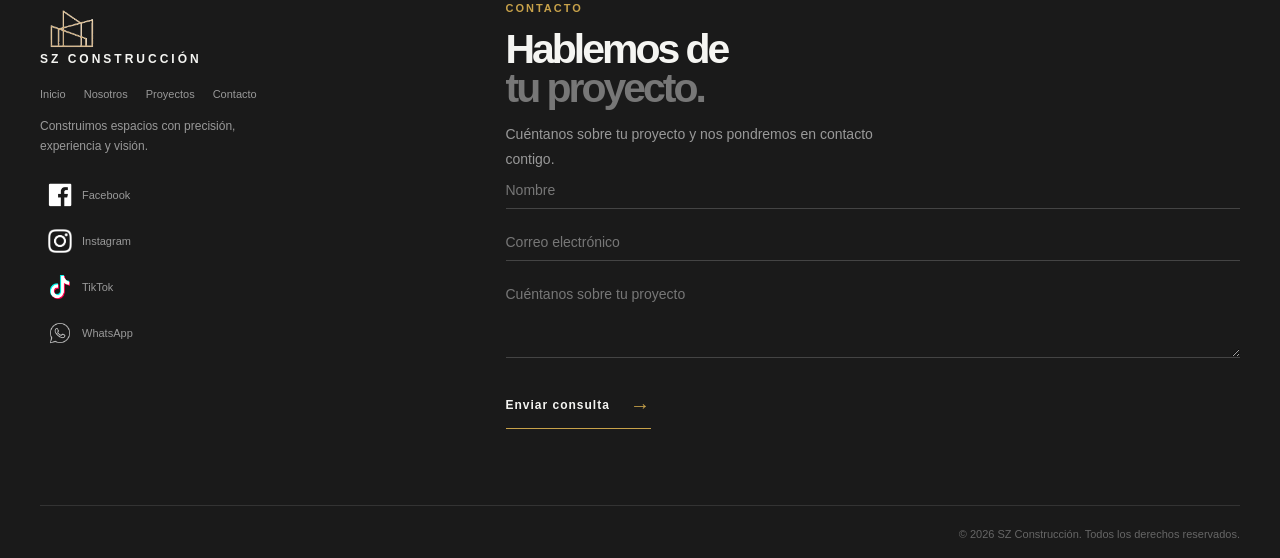
<file: proyectos/proyecto-5.html>
<!DOCTYPE html>
<html lang="es">

<head>

    <meta charset="UTF-8">
    <meta name="viewport" content="width=device-width, initial-scale=1.0">
    <meta name="description" content="AA: proyecto residencial de 255 m² en Santa Ana, diseñado y construido por SZ Construcción.">
    <meta name="theme-color" content="#111111">
    <title>AA | Proyecto 05 | SZ Construcción</title>

    <link rel="icon" type="image/png" href="../images/brand/logo-mark-transparent.png">
    <link rel="stylesheet" href="../css/style.css">
    <link rel="stylesheet" href="../css/proyecto.css">

</head>

<body>

    <a href="../index.html" class="project-floating-logo" aria-label="SZ Construcción, volver al inicio"><img src="../images/brand/logo-mark-transparent.png" alt=""><span>SZ CONSTRUCCIÓN</span></a>

    <a class="skip-link" href="#contenido">Saltar al contenido</a>

    <header class="header">

        <div class="container header__content">

            <a href="../index.html" class="logo" aria-label="SZ Construcción, inicio">
                <img src="../images/brand/logo-mark-transparent.png" alt="" width="104" height="58">
                <span>SZ CONSTRUCCIÓN</span>
            </a>

            <nav class="nav" id="site-navigation" aria-label="Navegación principal">
                <a href="../index.html" class="nav__link">Inicio</a>
                <a href="../nosotros.html" class="nav__link">Nosotros</a>
                <a href="../proyectos.html" class="nav__link active" aria-current="page">Proyectos</a>
                <a href="#contacto" class="nav__link">Contacto</a>
            </nav>

            <button class="menu-button" type="button" aria-label="Abrir menú" aria-expanded="false" aria-controls="site-navigation">
                <span></span>
                <span></span>
            </button>

        </div>

    </header>


    <main id="contenido">

        <section class="project-gallery project-gallery--offset">

            <div class="container">

                <div class="project-gallery__heading">
                    <div>
                        <p class="section-label">PROYECTO 05 / RESIDENCIAL</p>
                        <h1>AA</h1>
                        <p class="project-gallery__location">Santa Ana</p>
                    </div>
                    <p class="project-gallery__counter" aria-live="polite">01 — 07</p>
                </div>

                <div class="project-slider" aria-roledescription="carrusel" aria-label="Fotografías de AA">
                    <div class="project-slider__viewport">
                        <div class="project-slider__track">
                            <div class="project-slide active" style="--slide-bg: url('../images/proyectos/proyecto-5/aa-01.jpg')"><img src="../images/proyectos/proyecto-5/aa-01.jpg" alt="Fachada con porche al atardecer · AA" width="1374" height="1031" fetchpriority="high" decoding="async"></div>
                            <div class="project-slide" style="--slide-bg: url('../images/proyectos/proyecto-5/aa-02.jpg')"><img src="../images/proyectos/proyecto-5/aa-02.jpg" alt="Cocina con superficies de cuarzo · AA" width="1800" height="1350" loading="lazy" decoding="async"></div>
                            <div class="project-slide" style="--slide-bg: url('../images/proyectos/proyecto-5/aa-03.jpg')"><img src="../images/proyectos/proyecto-5/aa-03.jpg" alt="Cocina con estufa empotrada · AA" width="1350" height="1800" loading="lazy" decoding="async"></div>
                            <div class="project-slide" style="--slide-bg: url('../images/proyectos/proyecto-5/aa-04.jpg')"><img src="../images/proyectos/proyecto-5/aa-04.jpg" alt="Puerta principal de madera · AA" width="1350" height="1800" loading="lazy" decoding="async"></div>
                            <div class="project-slide" style="--slide-bg: url('../images/proyectos/proyecto-5/aa-05.jpg')"><img src="../images/proyectos/proyecto-5/aa-05.jpg" alt="Habitación amplia · AA" width="1350" height="1800" loading="lazy" decoding="async"></div>
                            <div class="project-slide" style="--slide-bg: url('../images/proyectos/proyecto-5/aa-06.jpg')"><img src="../images/proyectos/proyecto-5/aa-06.jpg" alt="Baño con mármol de vetas doradas · AA" width="1350" height="1800" loading="lazy" decoding="async"></div>
                            <div class="project-slide" style="--slide-bg: url('../images/proyectos/proyecto-5/aa-07.jpg')"><img src="../images/proyectos/proyecto-5/aa-07.jpg" alt="Ducha con revestimiento de madera · AA" width="1350" height="1800" loading="lazy" decoding="async"></div>
                            <div class="project-slide" style="--slide-bg: url('../images/proyectos/proyecto-5/aa-08.jpeg')"><img src="../images/proyectos/proyecto-5/aa-08.jpeg" alt="Sala de estar con ventanales · AA" width="1350" height="1800" loading="lazy" decoding="async"></div>
                            <div class="project-slide" style="--slide-bg: url('../images/proyectos/proyecto-5/aa-09.jpeg')"><img src="../images/proyectos/proyecto-5/aa-09.jpeg" alt="Sala de estar con chimenea · AA" width="1350" height="1800" loading="lazy" decoding="async"></div>
                            <div class="project-slide" style="--slide-bg: url('../images/proyectos/proyecto-5/aa-12.jpeg')"><img src="../images/proyectos/proyecto-5/aa-12.jpeg" alt="Sala de estar con ventanales y chimenea · AA" width="1350" height="1800" loading="lazy" decoding="async"></div>
                        </div>
                        <button class="project-slider__arrow project-slider__arrow--prev" type="button" aria-label="Fotografía anterior">←</button>
                        <button class="project-slider__arrow project-slider__arrow--next" type="button" aria-label="Fotografía siguiente">→</button>
                    </div>
                    <div class="project-slider__bottom">
                        <div class="project-slider__dots"><button class="project-slider__dot active" type="button" aria-label="Ver fotografía 1"></button><button class="project-slider__dot" type="button" aria-label="Ver fotografía 2"></button><button class="project-slider__dot" type="button" aria-label="Ver fotografía 3"></button><button class="project-slider__dot" type="button" aria-label="Ver fotografía 4"></button><button class="project-slider__dot" type="button" aria-label="Ver fotografía 5"></button><button class="project-slider__dot" type="button" aria-label="Ver fotografía 6"></button><button class="project-slider__dot" type="button" aria-label="Ver fotografía 7"></button></div>
                    </div>
                </div>

            </div>

        </section>


        <section class="project-information">

            <div class="container">

                <div class="project-information__top">
                    <p class="project-information__category">RESIDENCIAL · MEDITERRÁNEO / COLONIAL</p>
                    <span class="project-status">Terminado</span>
                </div>

                <div class="project-information__bottom">
                    <p>Este proyecto de inspiración mediterránea fue pensado para transmitir calidez, amplitud y una conexión natural entre sus espacios. En el exterior, el área de parrillero se complementa con un horno artesanal, creando un ambiente ideal para reuniones y convivencia. La fachada incorpora un porche integrado con un pasillo frontal que aporta carácter y continuidad al diseño. En el interior, la cocina destaca por sus superficies de cuarzo con vetas doradas, mientras que las habitaciones fueron concebidas con dimensiones generosas para brindar mayor comodidad.</p>
                </div>

                <div class="project-information__box">
                    <div class="project-information__box-header">
                        <div>
                            <p class="section-label">FICHA TÉCNICA</p>
                            <h2>Datos del proyecto</h2>
                        </div>
                        <span class="project-information__box-number">05</span>
                    </div>
                    <div class="project-information__data">
                        <div class="project-information__item"><span>Área</span><strong>255 m²</strong></div>
                        <div class="project-information__item"><span>Estilo</span><strong>Mediterráneo / Colonial</strong></div>
                        <div class="project-information__item"><span>Habitaciones</span><strong>3</strong></div>
                        <div class="project-information__item"><span>Baños</span><strong>3</strong></div>
                        <div class="project-information__item"><span>Estacionamiento</span><strong>8 vehículos</strong></div>
                        <div class="project-information__item"><span>Año</span><strong>2026</strong></div>
                        <div class="project-information__item"><span>Ubicación</span><strong>Santa Ana</strong></div>
                    </div>
                </div>

            </div>

        </section>

        <section class="project-tour" aria-labelledby="tour-title">
            <div class="container">
                <div class="project-tour__heading">
                    <p class="section-label">VIDEO</p>
                    <h2 id="tour-title">Recorrido por el proyecto</h2>
                </div>
                <div class="project-tour__grid">
                    <figure class="project-tour__item">
                        <video class="project-tour__media" controls muted playsinline preload="none" poster="../videos/proyecto-5/aa-recorrido-poster.png">
                            <source src="../videos/proyecto-5/aa-recorrido.mp4" type="video/mp4">
                            Tu navegador no puede reproducir este video.
                        </video>
                    </figure>   
                </div>
            </div>
        </section>


        <nav class="project-pager" aria-label="Otros proyectos">
            <div class="container project-pager__inner">
                <a href="proyecto-4.html" class="project-pager__link project-pager__link--prev">
                    <span>← Anterior</span>
                    <strong>PV</strong>
                </a>
                <a href="../proyectos.html" class="project-pager__all">Ver todos los proyectos</a>
                <a href="proyecto-6.html" class="project-pager__link project-pager__link--next">
                    <span>Siguiente →</span>
                    <strong>VB</strong>
                </a>
            </div>
        </nav>

    </main>


    <footer class="footer">

        <div class="container">

            <div class="footer__top">

                <div class="footer__brand">
                    <a href="../index.html" class="footer__logo" aria-label="SZ Construcción, inicio"><img src="../images/brand/logo-mark-transparent.png" alt=""><span>SZ CONSTRUCCIÓN</span></a>
                    <nav class="footer__nav" aria-label="Navegacion del pie de pagina">
                        <a href="../index.html">Inicio</a>
                        <a href="../nosotros.html">Nosotros</a>
                        <a href="../proyectos.html">Proyectos</a>
                        <a href="#contacto">Contacto</a>
                    </nav>
                    <p class="footer__brand-text">Construimos espacios con precisión, experiencia y visión.</p>
                    <div class="footer__socials" aria-label="Redes sociales">
                        <a href="https://www.facebook.com/szconstrucion" class="footer__social" target="_blank" rel="noopener noreferrer" aria-label="Facebook"><img src="../images/social/LogoFace.png" alt="">Facebook</a>
                        <a href="https://www.instagram.com/sz_construccion?stkn=ZDNlZDc0MzIxNw==" class="footer__social" target="_blank" rel="noopener noreferrer" aria-label="Instagram"><img src="../images/social/LogoInsta.png" alt="">Instagram</a>
                        <a href="https://www.tiktok.com/@sz_construccionsv?is_from_webapp=1&sender_device=pc" class="footer__social" target="_blank" rel="noopener noreferrer" aria-label="TikTok"><img src="../images/social/LogoTikTok.png" alt="">TikTok</a>
                        <a href="https://wa.me/50374683677" class="footer__social" target="_blank" rel="noopener noreferrer" aria-label="WhatsApp"><img src="../images/social/LogoWha.png" alt="">WhatsApp</a>
                    </div>
                </div>

                <div class="footer__contact" id="contacto">
                    <div class="footer__intro">
                        <p class="footer__label">CONTACTO</p>
                        <h2 class="footer__title">Hablemos de <span>tu proyecto.</span></h2>
                        <p class="footer__description">Cuéntanos sobre tu proyecto y nos pondremos en contacto contigo.</p>
                    </div>
                    <form class="footer__form" id="contact-form" novalidate>
                        <div class="footer__field"><label for="contact-name">Nombre</label><input type="text" id="contact-name" name="name" placeholder="Nombre" autocomplete="name" maxlength="80" required></div>
                        <div class="footer__field"><label for="contact-email">Correo electrónico</label><input type="email" id="contact-email" name="email" placeholder="Correo electrónico" autocomplete="email" inputmode="email" maxlength="120" required></div>
                        <div class="footer__field"><label for="contact-message">Mensaje</label><textarea id="contact-message" name="message" placeholder="Cuéntanos sobre tu proyecto" maxlength="2000" required></textarea></div>
                        <div class="footer__honey" aria-hidden="true"><label for="contact-honey">No llenar este campo</label><input type="text" id="contact-honey" name="_honey" tabindex="-1" autocomplete="off"></div>
                        <button type="submit" class="footer__submit">Enviar consulta <span>→</span></button>
                    </form>
                </div>

            </div>

            <div class="footer__bottom">
                <p class="footer__copyright">© 2026 SZ Construcción. Todos los derechos reservados.</p>
            </div>

        </div>

    </footer>


    <script src="../js/main.js"></script>

</body>

</html>
</file>
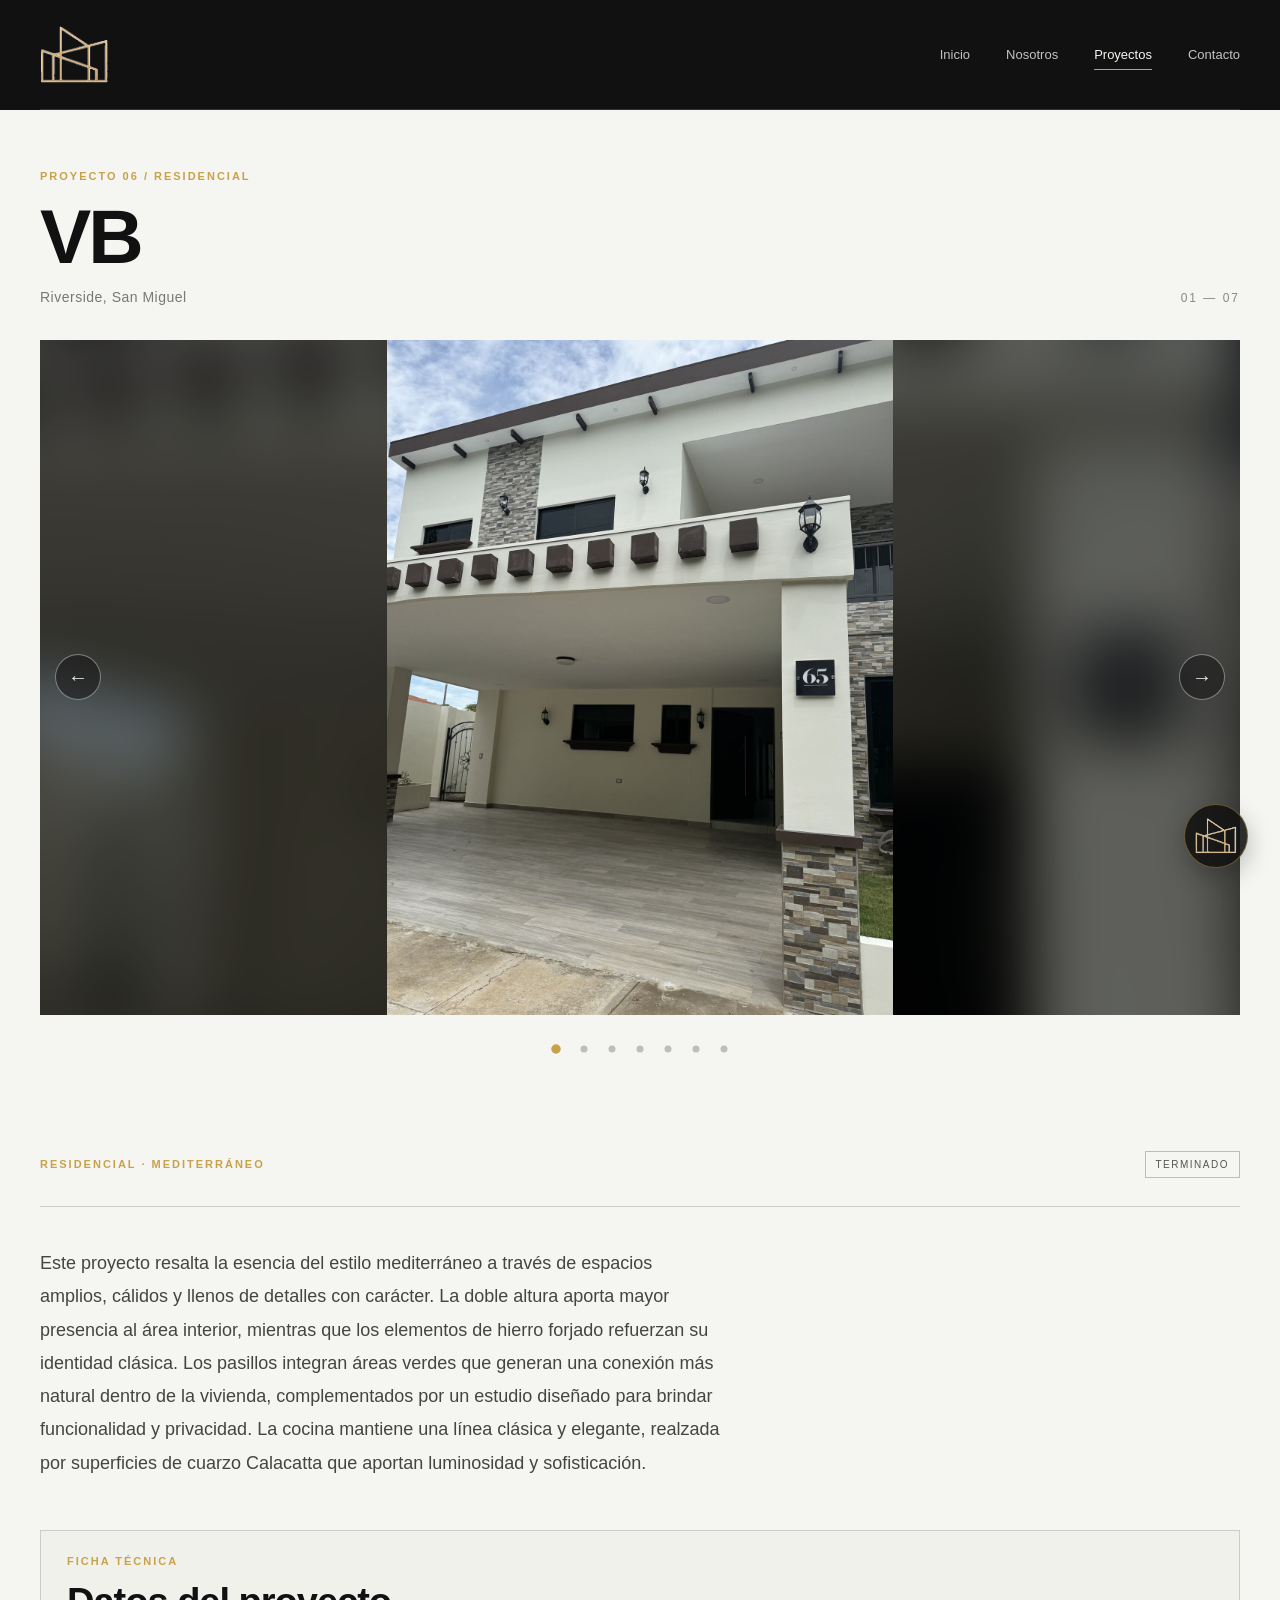
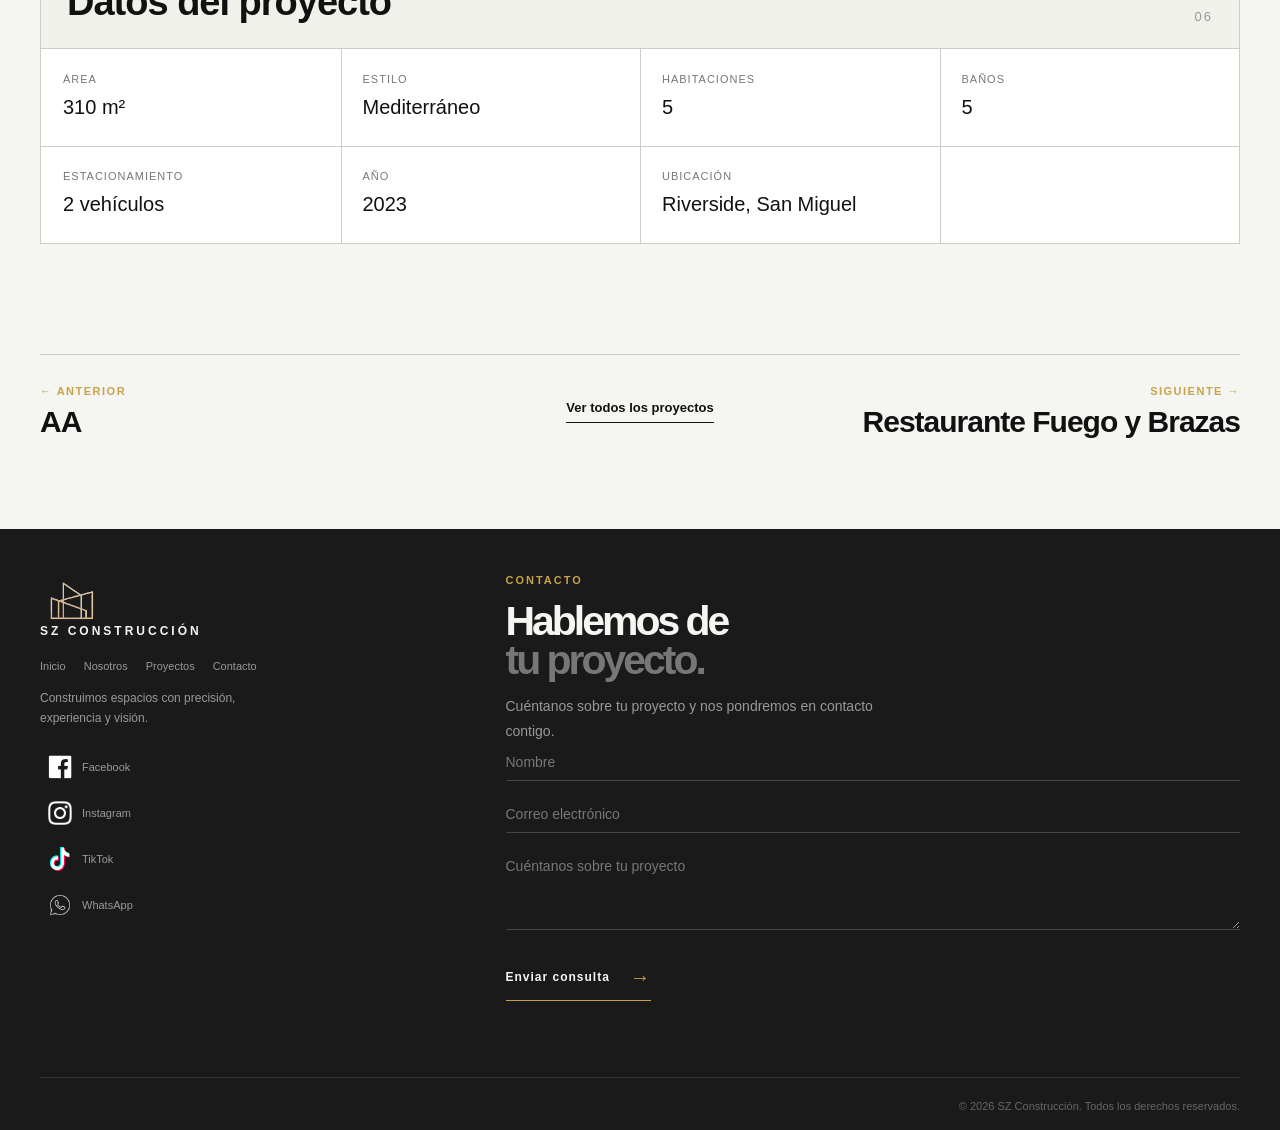
<file: proyectos/proyecto-6.html>
<!DOCTYPE html>
<html lang="es">

<head>

    <meta charset="UTF-8">
    <meta name="viewport" content="width=device-width, initial-scale=1.0">
    <meta name="description" content="VB: proyecto residencial de 310 m² en Riverside, San Miguel, diseñado y construido por SZ Construcción.">
    <meta name="theme-color" content="#111111">
    <title>VB | Proyecto 06 | SZ Construcción</title>

    <link rel="icon" type="image/png" href="../images/brand/logo-mark-transparent.png">
    <link rel="stylesheet" href="../css/style.css">
    <link rel="stylesheet" href="../css/proyecto.css">

</head>

<body>

    <a href="../index.html" class="project-floating-logo" aria-label="SZ Construcción, volver al inicio"><img src="../images/brand/logo-mark-transparent.png" alt=""><span>SZ CONSTRUCCIÓN</span></a>

    <a class="skip-link" href="#contenido">Saltar al contenido</a>

    <header class="header">

        <div class="container header__content">

            <a href="../index.html" class="logo" aria-label="SZ Construcción, inicio">
                <img src="../images/brand/logo-mark-transparent.png" alt="" width="104" height="58">
                <span>SZ CONSTRUCCIÓN</span>
            </a>

            <nav class="nav" id="site-navigation" aria-label="Navegación principal">
                <a href="../index.html" class="nav__link">Inicio</a>
                <a href="../nosotros.html" class="nav__link">Nosotros</a>
                <a href="../proyectos.html" class="nav__link active" aria-current="page">Proyectos</a>
                <a href="#contacto" class="nav__link">Contacto</a>
            </nav>

            <button class="menu-button" type="button" aria-label="Abrir menú" aria-expanded="false" aria-controls="site-navigation">
                <span></span>
                <span></span>
            </button>

        </div>

    </header>


    <main id="contenido">

        <section class="project-gallery project-gallery--offset">

            <div class="container">

                <div class="project-gallery__heading">
                    <div>
                        <p class="section-label">PROYECTO 06 / RESIDENCIAL</p>
                        <h1>VB</h1>
                        <p class="project-gallery__location">Riverside, San Miguel</p>
                    </div>
                    <p class="project-gallery__counter" aria-live="polite">01 — 07</p>
                </div>

                <div class="project-slider" aria-roledescription="carrusel" aria-label="Fotografías de VB">
                    <div class="project-slider__viewport">
                        <div class="project-slider__track">
                            <div class="project-slide active" style="--slide-bg: url('../images/proyectos/proyecto-6/vb-01.jpg')"><img src="../images/proyectos/proyecto-6/vb-01.jpg" alt="Cochera y fachada mediterránea · VB" width="1350" height="1800" fetchpriority="high" decoding="async"></div>
                            <div class="project-slide" style="--slide-bg: url('../images/proyectos/proyecto-6/vb-02.jpg')"><img src="../images/proyectos/proyecto-6/vb-02.jpg" alt="Fachada desde la calle · VB" width="1350" height="1800" loading="lazy" decoding="async"></div>
                            <div class="project-slide" style="--slide-bg: url('../images/proyectos/proyecto-6/vb-03.jpg')"><img src="../images/proyectos/proyecto-6/vb-03.jpg" alt="Escalera con hierro forjado · VB" width="1350" height="1800" loading="lazy" decoding="async"></div>
                            <div class="project-slide" style="--slide-bg: url('../images/proyectos/proyecto-6/vb-04.jpg')"><img src="../images/proyectos/proyecto-6/vb-04.jpg" alt="Vestíbulo superior con baranda · VB" width="1350" height="1800" loading="lazy" decoding="async"></div>
                            <div class="project-slide" style="--slide-bg: url('../images/proyectos/proyecto-6/vb-05.jpg')"><img src="../images/proyectos/proyecto-6/vb-05.jpg" alt="Pasillo en doble altura · VB" width="1800" height="1350" loading="lazy" decoding="async"></div>
                            <div class="project-slide" style="--slide-bg: url('../images/proyectos/proyecto-6/vb-06.jpg')"><img src="../images/proyectos/proyecto-6/vb-06.jpg" alt="Baño con lavamanos doble · VB" width="1350" height="1800" loading="lazy" decoding="async"></div>
                            <div class="project-slide" style="--slide-bg: url('../images/proyectos/proyecto-6/vb-07.jpg')"><img src="../images/proyectos/proyecto-6/vb-07.jpg" alt="Habitación con ventilador de techo · VB" width="1350" height="1800" loading="lazy" decoding="async"></div>
                        </div>
                        <button class="project-slider__arrow project-slider__arrow--prev" type="button" aria-label="Fotografía anterior">←</button>
                        <button class="project-slider__arrow project-slider__arrow--next" type="button" aria-label="Fotografía siguiente">→</button>
                    </div>
                    <div class="project-slider__bottom">
                        <div class="project-slider__dots"><button class="project-slider__dot active" type="button" aria-label="Ver fotografía 1"></button><button class="project-slider__dot" type="button" aria-label="Ver fotografía 2"></button><button class="project-slider__dot" type="button" aria-label="Ver fotografía 3"></button><button class="project-slider__dot" type="button" aria-label="Ver fotografía 4"></button><button class="project-slider__dot" type="button" aria-label="Ver fotografía 5"></button><button class="project-slider__dot" type="button" aria-label="Ver fotografía 6"></button><button class="project-slider__dot" type="button" aria-label="Ver fotografía 7"></button></div>
                    </div>
                </div>

            </div>

        </section>


        <section class="project-information">

            <div class="container">

                <div class="project-information__top">
                    <p class="project-information__category">RESIDENCIAL · MEDITERRÁNEO</p>
                    <span class="project-status">Terminado</span>
                </div>

                <div class="project-information__bottom">
                    <p>Este proyecto resalta la esencia del estilo mediterráneo a través de espacios amplios, cálidos y llenos de detalles con carácter. La doble altura aporta mayor presencia al área interior, mientras que los elementos de hierro forjado refuerzan su identidad clásica. Los pasillos integran áreas verdes que generan una conexión más natural dentro de la vivienda, complementados por un estudio diseñado para brindar funcionalidad y privacidad. La cocina mantiene una línea clásica y elegante, realzada por superficies de cuarzo Calacatta que aportan luminosidad y sofisticación.</p>
                </div>

                <div class="project-information__box">
                    <div class="project-information__box-header">
                        <div>
                            <p class="section-label">FICHA TÉCNICA</p>
                            <h2>Datos del proyecto</h2>
                        </div>
                        <span class="project-information__box-number">06</span>
                    </div>
                    <div class="project-information__data">
                        <div class="project-information__item"><span>Área</span><strong>310 m²</strong></div>
                        <div class="project-information__item"><span>Estilo</span><strong>Mediterráneo</strong></div>
                        <div class="project-information__item"><span>Habitaciones</span><strong>5</strong></div>
                        <div class="project-information__item"><span>Baños</span><strong>5</strong></div>
                        <div class="project-information__item"><span>Estacionamiento</span><strong>2 vehículos</strong></div>
                        <div class="project-information__item"><span>Año</span><strong>2023</strong></div>
                        <div class="project-information__item"><span>Ubicación</span><strong>Riverside, San Miguel</strong></div>
                    </div>
                </div>

            </div>

        </section>


        <nav class="project-pager" aria-label="Otros proyectos">
            <div class="container project-pager__inner">
                <a href="proyecto-5.html" class="project-pager__link project-pager__link--prev">
                    <span>← Anterior</span>
                    <strong>AA</strong>
                </a>
                <a href="../proyectos.html" class="project-pager__all">Ver todos los proyectos</a>
                <a href="proyecto-7.html" class="project-pager__link project-pager__link--next">
                    <span>Siguiente →</span>
                    <strong>Restaurante Fuego y Brazas</strong>
                </a>
            </div>
        </nav>

    </main>


    <footer class="footer">

        <div class="container">

            <div class="footer__top">

                <div class="footer__brand">
                    <a href="../index.html" class="footer__logo" aria-label="SZ Construcción, inicio"><img src="../images/brand/logo-mark-transparent.png" alt=""><span>SZ CONSTRUCCIÓN</span></a>
                    <nav class="footer__nav" aria-label="Navegacion del pie de pagina">
                        <a href="../index.html">Inicio</a>
                        <a href="../nosotros.html">Nosotros</a>
                        <a href="../proyectos.html">Proyectos</a>
                        <a href="#contacto">Contacto</a>
                    </nav>
                    <p class="footer__brand-text">Construimos espacios con precisión, experiencia y visión.</p>
                    <div class="footer__socials" aria-label="Redes sociales">
                        <a href="https://www.facebook.com/szconstrucion" class="footer__social" target="_blank" rel="noopener noreferrer" aria-label="Facebook"><img src="../images/social/LogoFace.png" alt="">Facebook</a>
                        <a href="https://www.instagram.com/sz_construccion?stkn=ZDNlZDc0MzIxNw==" class="footer__social" target="_blank" rel="noopener noreferrer" aria-label="Instagram"><img src="../images/social/LogoInsta.png" alt="">Instagram</a>
                        <a href="https://www.tiktok.com/@sz_construccionsv?is_from_webapp=1&sender_device=pc" class="footer__social" target="_blank" rel="noopener noreferrer" aria-label="TikTok"><img src="../images/social/LogoTikTok.png" alt="">TikTok</a>
                        <a href="https://wa.me/50374683677" class="footer__social" target="_blank" rel="noopener noreferrer" aria-label="WhatsApp"><img src="../images/social/LogoWha.png" alt="">WhatsApp</a>
                    </div>
                </div>

                <div class="footer__contact" id="contacto">
                    <div class="footer__intro">
                        <p class="footer__label">CONTACTO</p>
                        <h2 class="footer__title">Hablemos de <span>tu proyecto.</span></h2>
                        <p class="footer__description">Cuéntanos sobre tu proyecto y nos pondremos en contacto contigo.</p>
                    </div>
                    <form class="footer__form" id="contact-form" novalidate>
                        <div class="footer__field"><label for="contact-name">Nombre</label><input type="text" id="contact-name" name="name" placeholder="Nombre" autocomplete="name" maxlength="80" required></div>
                        <div class="footer__field"><label for="contact-email">Correo electrónico</label><input type="email" id="contact-email" name="email" placeholder="Correo electrónico" autocomplete="email" inputmode="email" maxlength="120" required></div>
                        <div class="footer__field"><label for="contact-message">Mensaje</label><textarea id="contact-message" name="message" placeholder="Cuéntanos sobre tu proyecto" maxlength="2000" required></textarea></div>
                        <div class="footer__honey" aria-hidden="true"><label for="contact-honey">No llenar este campo</label><input type="text" id="contact-honey" name="_honey" tabindex="-1" autocomplete="off"></div>
                        <button type="submit" class="footer__submit">Enviar consulta <span>→</span></button>
                    </form>
                </div>

            </div>

            <div class="footer__bottom">
                <p class="footer__copyright">© 2026 SZ Construcción. Todos los derechos reservados.</p>
            </div>

        </div>

    </footer>


    <script src="../js/main.js"></script>

</body>

</html>
</file>
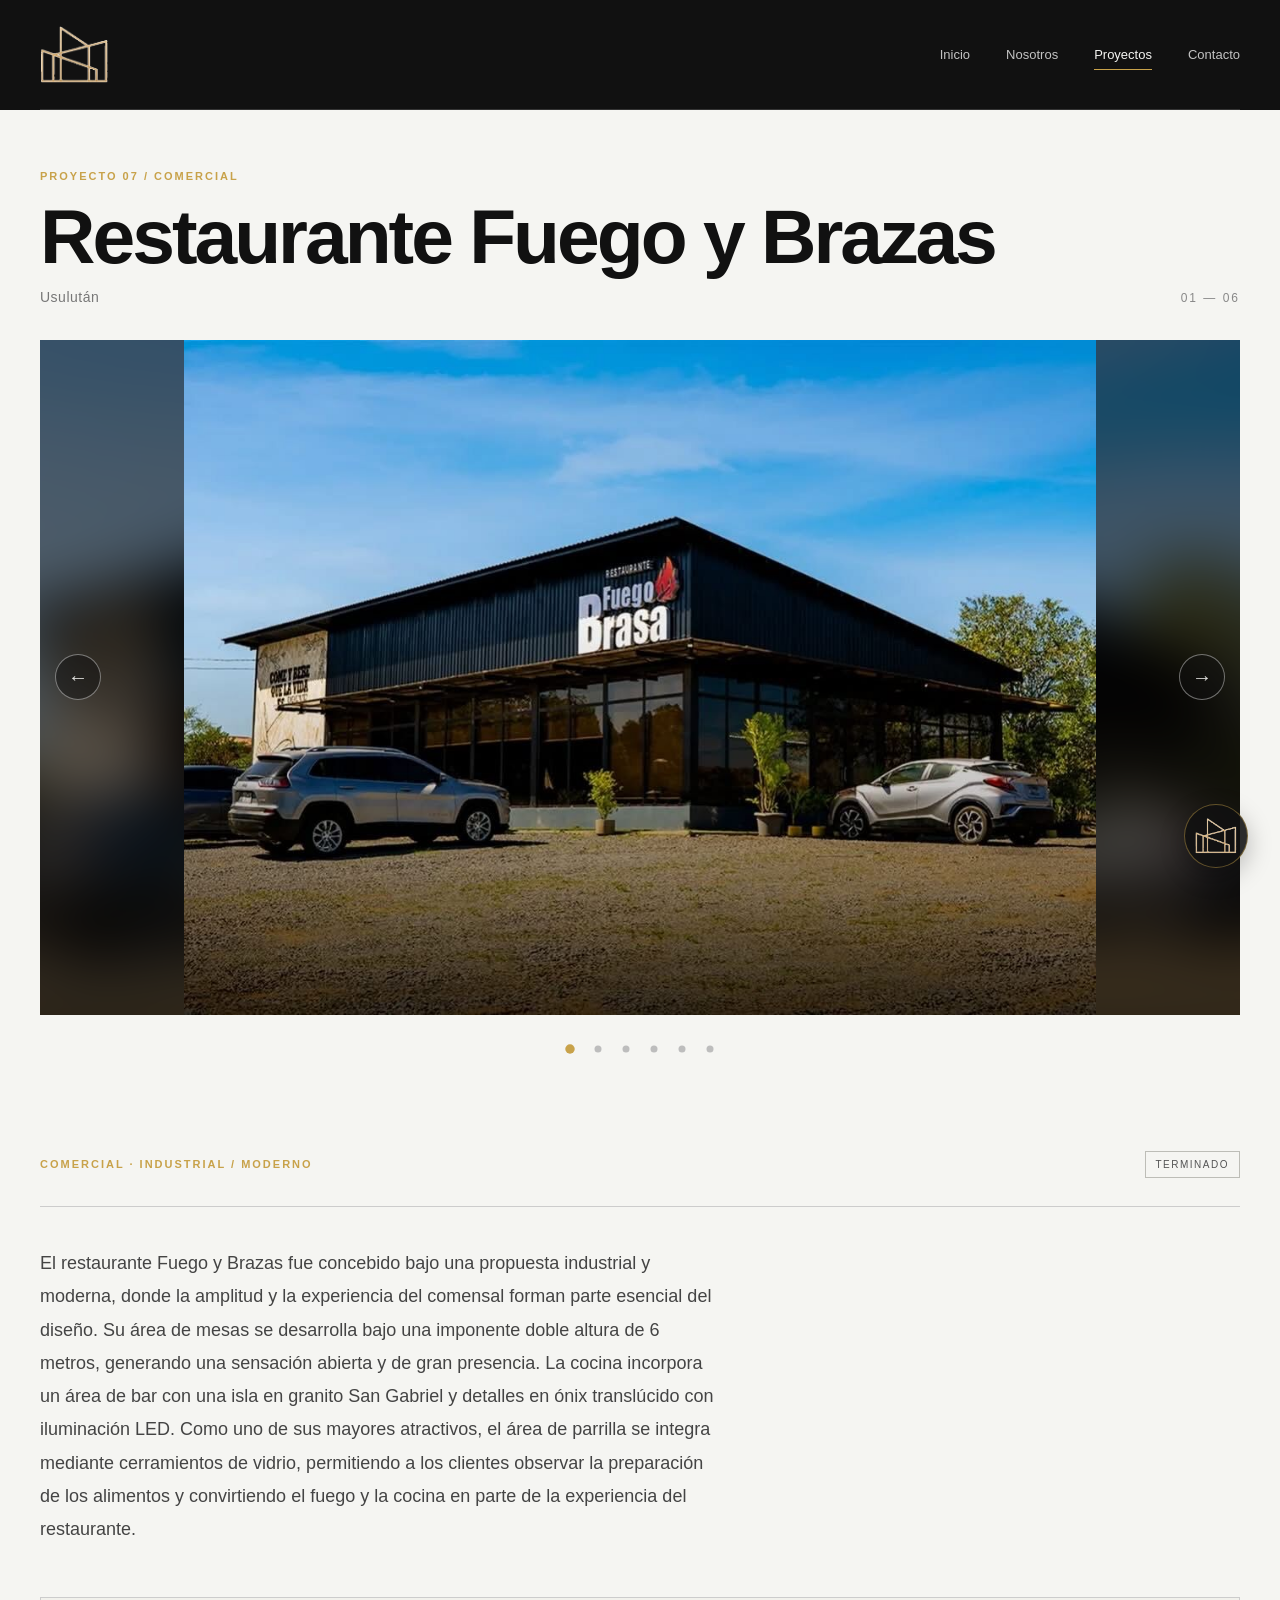
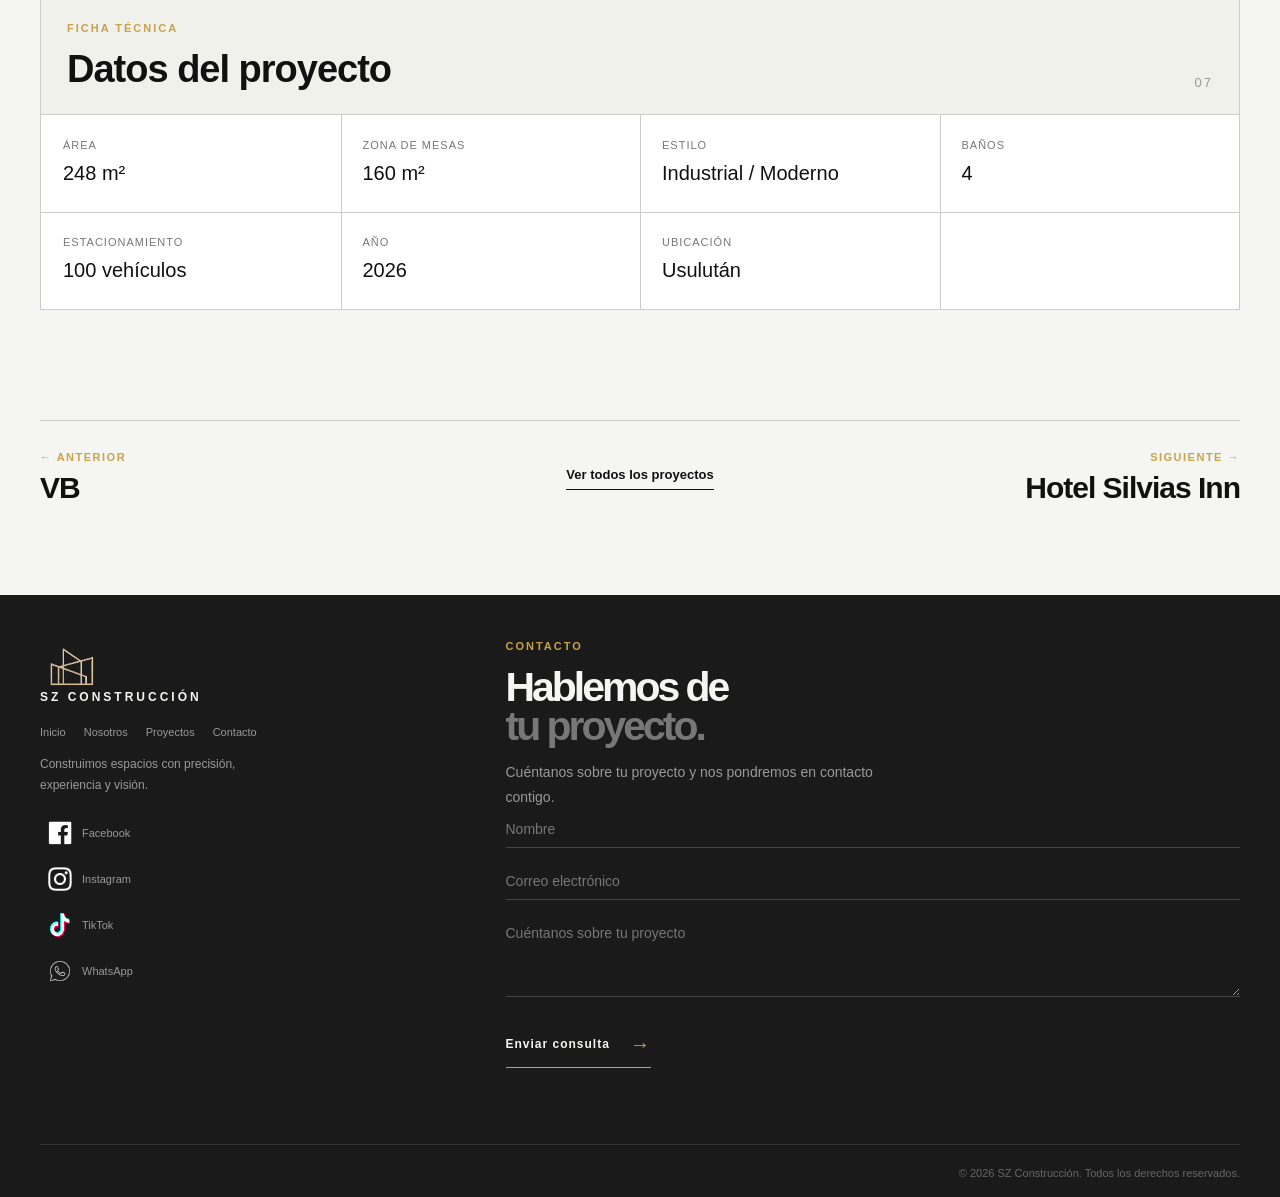
<file: proyectos/proyecto-7.html>
<!DOCTYPE html>
<html lang="es">

<head>

    <meta charset="UTF-8">
    <meta name="viewport" content="width=device-width, initial-scale=1.0">
    <meta name="description" content="Restaurante Fuego y Brazas: proyecto comercial de 248 m² en Usulután, diseñado y construido por SZ Construcción.">
    <meta name="theme-color" content="#111111">
    <title>Restaurante Fuego y Brazas | Proyecto 07 | SZ Construcción</title>

    <link rel="icon" type="image/png" href="../images/brand/logo-mark-transparent.png">
    <link rel="stylesheet" href="../css/style.css">
    <link rel="stylesheet" href="../css/proyecto.css">

</head>

<body>

    <a href="../index.html" class="project-floating-logo" aria-label="SZ Construcción, volver al inicio"><img src="../images/brand/logo-mark-transparent.png" alt=""><span>SZ CONSTRUCCIÓN</span></a>

    <a class="skip-link" href="#contenido">Saltar al contenido</a>

    <header class="header">

        <div class="container header__content">

            <a href="../index.html" class="logo" aria-label="SZ Construcción, inicio">
                <img src="../images/brand/logo-mark-transparent.png" alt="" width="104" height="58">
                <span>SZ CONSTRUCCIÓN</span>
            </a>

            <nav class="nav" id="site-navigation" aria-label="Navegación principal">
                <a href="../index.html" class="nav__link">Inicio</a>
                <a href="../nosotros.html" class="nav__link">Nosotros</a>
                <a href="../proyectos.html" class="nav__link active" aria-current="page">Proyectos</a>
                <a href="#contacto" class="nav__link">Contacto</a>
            </nav>

            <button class="menu-button" type="button" aria-label="Abrir menú" aria-expanded="false" aria-controls="site-navigation">
                <span></span>
                <span></span>
            </button>

        </div>

    </header>


    <main id="contenido">

        <section class="project-gallery project-gallery--offset">

            <div class="container">

                <div class="project-gallery__heading">
                    <div>
                        <p class="section-label">PROYECTO 07 / COMERCIAL</p>
                        <h1>Restaurante Fuego y Brazas</h1>
                        <p class="project-gallery__location">Usulután</p>
                    </div>
                    <p class="project-gallery__counter" aria-live="polite">01 — 06</p>
                </div>

                <div class="project-slider" aria-roledescription="carrusel" aria-label="Fotografías de Restaurante Fuego y Brazas">
                    <div class="project-slider__viewport">
                        <div class="project-slider__track">
                            <div class="project-slide active" style="--slide-bg: url('../images/proyectos/proyecto-7/fb-01.jpg')"><img src="../images/proyectos/proyecto-7/fb-01.jpg" alt="Fachada del restaurante · Restaurante Fuego y Brazas" width="1079" height="799" fetchpriority="high" decoding="async"></div>
                            <div class="project-slide" style="--slide-bg: url('../images/proyectos/proyecto-7/fb-02.jpg')"><img src="../images/proyectos/proyecto-7/fb-02.jpg" alt="Área de mesas con vegetación colgante · Restaurante Fuego y Brazas" width="1079" height="799" loading="lazy" decoding="async"></div>
                            <div class="project-slide" style="--slide-bg: url('../images/proyectos/proyecto-7/fb-03.jpg')"><img src="../images/proyectos/proyecto-7/fb-03.jpg" alt="Comedor con vista al exterior · Restaurante Fuego y Brazas" width="1079" height="799" loading="lazy" decoding="async"></div>
                            <div class="project-slide" style="--slide-bg: url('../images/proyectos/proyecto-7/fb-04.jpg')"><img src="../images/proyectos/proyecto-7/fb-04.jpg" alt="Bar con barra de ónix iluminada · Restaurante Fuego y Brazas" width="1079" height="799" loading="lazy" decoding="async"></div>
                            <div class="project-slide" style="--slide-bg: url('../images/proyectos/proyecto-7/fb-05.jpg')"><img src="../images/proyectos/proyecto-7/fb-05.jpg" alt="Panel de ónix translúcido · Restaurante Fuego y Brazas" width="1350" height="1800" loading="lazy" decoding="async"></div>
                            <div class="project-slide" style="--slide-bg: url('../images/proyectos/proyecto-7/fb-06.jpg')"><img src="../images/proyectos/proyecto-7/fb-06.jpg" alt="Baño con espejos iluminados · Restaurante Fuego y Brazas" width="1350" height="1800" loading="lazy" decoding="async"></div>
                        </div>
                        <button class="project-slider__arrow project-slider__arrow--prev" type="button" aria-label="Fotografía anterior">←</button>
                        <button class="project-slider__arrow project-slider__arrow--next" type="button" aria-label="Fotografía siguiente">→</button>
                    </div>
                    <div class="project-slider__bottom">
                        <div class="project-slider__dots"><button class="project-slider__dot active" type="button" aria-label="Ver fotografía 1"></button><button class="project-slider__dot" type="button" aria-label="Ver fotografía 2"></button><button class="project-slider__dot" type="button" aria-label="Ver fotografía 3"></button><button class="project-slider__dot" type="button" aria-label="Ver fotografía 4"></button><button class="project-slider__dot" type="button" aria-label="Ver fotografía 5"></button><button class="project-slider__dot" type="button" aria-label="Ver fotografía 6"></button></div>
                    </div>
                </div>

            </div>

        </section>


        <section class="project-information">

            <div class="container">

                <div class="project-information__top">
                    <p class="project-information__category">COMERCIAL · INDUSTRIAL / MODERNO</p>
                    <span class="project-status">Terminado</span>
                </div>

                <div class="project-information__bottom">
                    <p>El restaurante Fuego y Brazas fue concebido bajo una propuesta industrial y moderna, donde la amplitud y la experiencia del comensal forman parte esencial del diseño. Su área de mesas se desarrolla bajo una imponente doble altura de 6 metros, generando una sensación abierta y de gran presencia. La cocina incorpora un área de bar con una isla en granito San Gabriel y detalles en ónix translúcido con iluminación LED. Como uno de sus mayores atractivos, el área de parrilla se integra mediante cerramientos de vidrio, permitiendo a los clientes observar la preparación de los alimentos y convirtiendo el fuego y la cocina en parte de la experiencia del restaurante.</p>
                </div>

                <div class="project-information__box">
                    <div class="project-information__box-header">
                        <div>
                            <p class="section-label">FICHA TÉCNICA</p>
                            <h2>Datos del proyecto</h2>
                        </div>
                        <span class="project-information__box-number">07</span>
                    </div>
                    <div class="project-information__data">
                        <div class="project-information__item"><span>Área</span><strong>248 m²</strong></div>
                        <div class="project-information__item"><span>Zona de mesas</span><strong>160 m²</strong></div>
                        <div class="project-information__item"><span>Estilo</span><strong>Industrial / Moderno</strong></div>
                        <div class="project-information__item"><span>Baños</span><strong>4</strong></div>
                        <div class="project-information__item"><span>Estacionamiento</span><strong>100 vehículos</strong></div>
                        <div class="project-information__item"><span>Año</span><strong>2026</strong></div>
                        <div class="project-information__item"><span>Ubicación</span><strong>Usulután</strong></div>
                    </div>
                </div>

            </div>

        </section>


        <nav class="project-pager" aria-label="Otros proyectos">
            <div class="container project-pager__inner">
                <a href="proyecto-6.html" class="project-pager__link project-pager__link--prev">
                    <span>← Anterior</span>
                    <strong>VB</strong>
                </a>
                <a href="../proyectos.html" class="project-pager__all">Ver todos los proyectos</a>
                <a href="proyecto-8.html" class="project-pager__link project-pager__link--next">
                    <span>Siguiente →</span>
                    <strong>Hotel Silvias Inn</strong>
                </a>
            </div>
        </nav>

    </main>


    <footer class="footer">

        <div class="container">

            <div class="footer__top">

                <div class="footer__brand">
                    <a href="../index.html" class="footer__logo" aria-label="SZ Construcción, inicio"><img src="../images/brand/logo-mark-transparent.png" alt=""><span>SZ CONSTRUCCIÓN</span></a>
                    <nav class="footer__nav" aria-label="Navegacion del pie de pagina">
                        <a href="../index.html">Inicio</a>
                        <a href="../nosotros.html">Nosotros</a>
                        <a href="../proyectos.html">Proyectos</a>
                        <a href="#contacto">Contacto</a>
                    </nav>
                    <p class="footer__brand-text">Construimos espacios con precisión, experiencia y visión.</p>
                    <div class="footer__socials" aria-label="Redes sociales">
                        <a href="https://www.facebook.com/szconstrucion" class="footer__social" target="_blank" rel="noopener noreferrer" aria-label="Facebook"><img src="../images/social/LogoFace.png" alt="">Facebook</a>
                        <a href="https://www.instagram.com/sz_construccion?stkn=ZDNlZDc0MzIxNw==" class="footer__social" target="_blank" rel="noopener noreferrer" aria-label="Instagram"><img src="../images/social/LogoInsta.png" alt="">Instagram</a>
                        <a href="https://www.tiktok.com/@sz_construccionsv?is_from_webapp=1&sender_device=pc" class="footer__social" target="_blank" rel="noopener noreferrer" aria-label="TikTok"><img src="../images/social/LogoTikTok.png" alt="">TikTok</a>
                        <a href="https://wa.me/50374683677" class="footer__social" target="_blank" rel="noopener noreferrer" aria-label="WhatsApp"><img src="../images/social/LogoWha.png" alt="">WhatsApp</a>
                    </div>
                </div>

                <div class="footer__contact" id="contacto">
                    <div class="footer__intro">
                        <p class="footer__label">CONTACTO</p>
                        <h2 class="footer__title">Hablemos de <span>tu proyecto.</span></h2>
                        <p class="footer__description">Cuéntanos sobre tu proyecto y nos pondremos en contacto contigo.</p>
                    </div>
                    <form class="footer__form" id="contact-form" novalidate>
                        <div class="footer__field"><label for="contact-name">Nombre</label><input type="text" id="contact-name" name="name" placeholder="Nombre" autocomplete="name" maxlength="80" required></div>
                        <div class="footer__field"><label for="contact-email">Correo electrónico</label><input type="email" id="contact-email" name="email" placeholder="Correo electrónico" autocomplete="email" inputmode="email" maxlength="120" required></div>
                        <div class="footer__field"><label for="contact-message">Mensaje</label><textarea id="contact-message" name="message" placeholder="Cuéntanos sobre tu proyecto" maxlength="2000" required></textarea></div>
                        <div class="footer__honey" aria-hidden="true"><label for="contact-honey">No llenar este campo</label><input type="text" id="contact-honey" name="_honey" tabindex="-1" autocomplete="off"></div>
                        <button type="submit" class="footer__submit">Enviar consulta <span>→</span></button>
                    </form>
                </div>

            </div>

            <div class="footer__bottom">
                <p class="footer__copyright">© 2026 SZ Construcción. Todos los derechos reservados.</p>
            </div>

        </div>

    </footer>


    <script src="../js/main.js"></script>

</body>

</html>
</file>
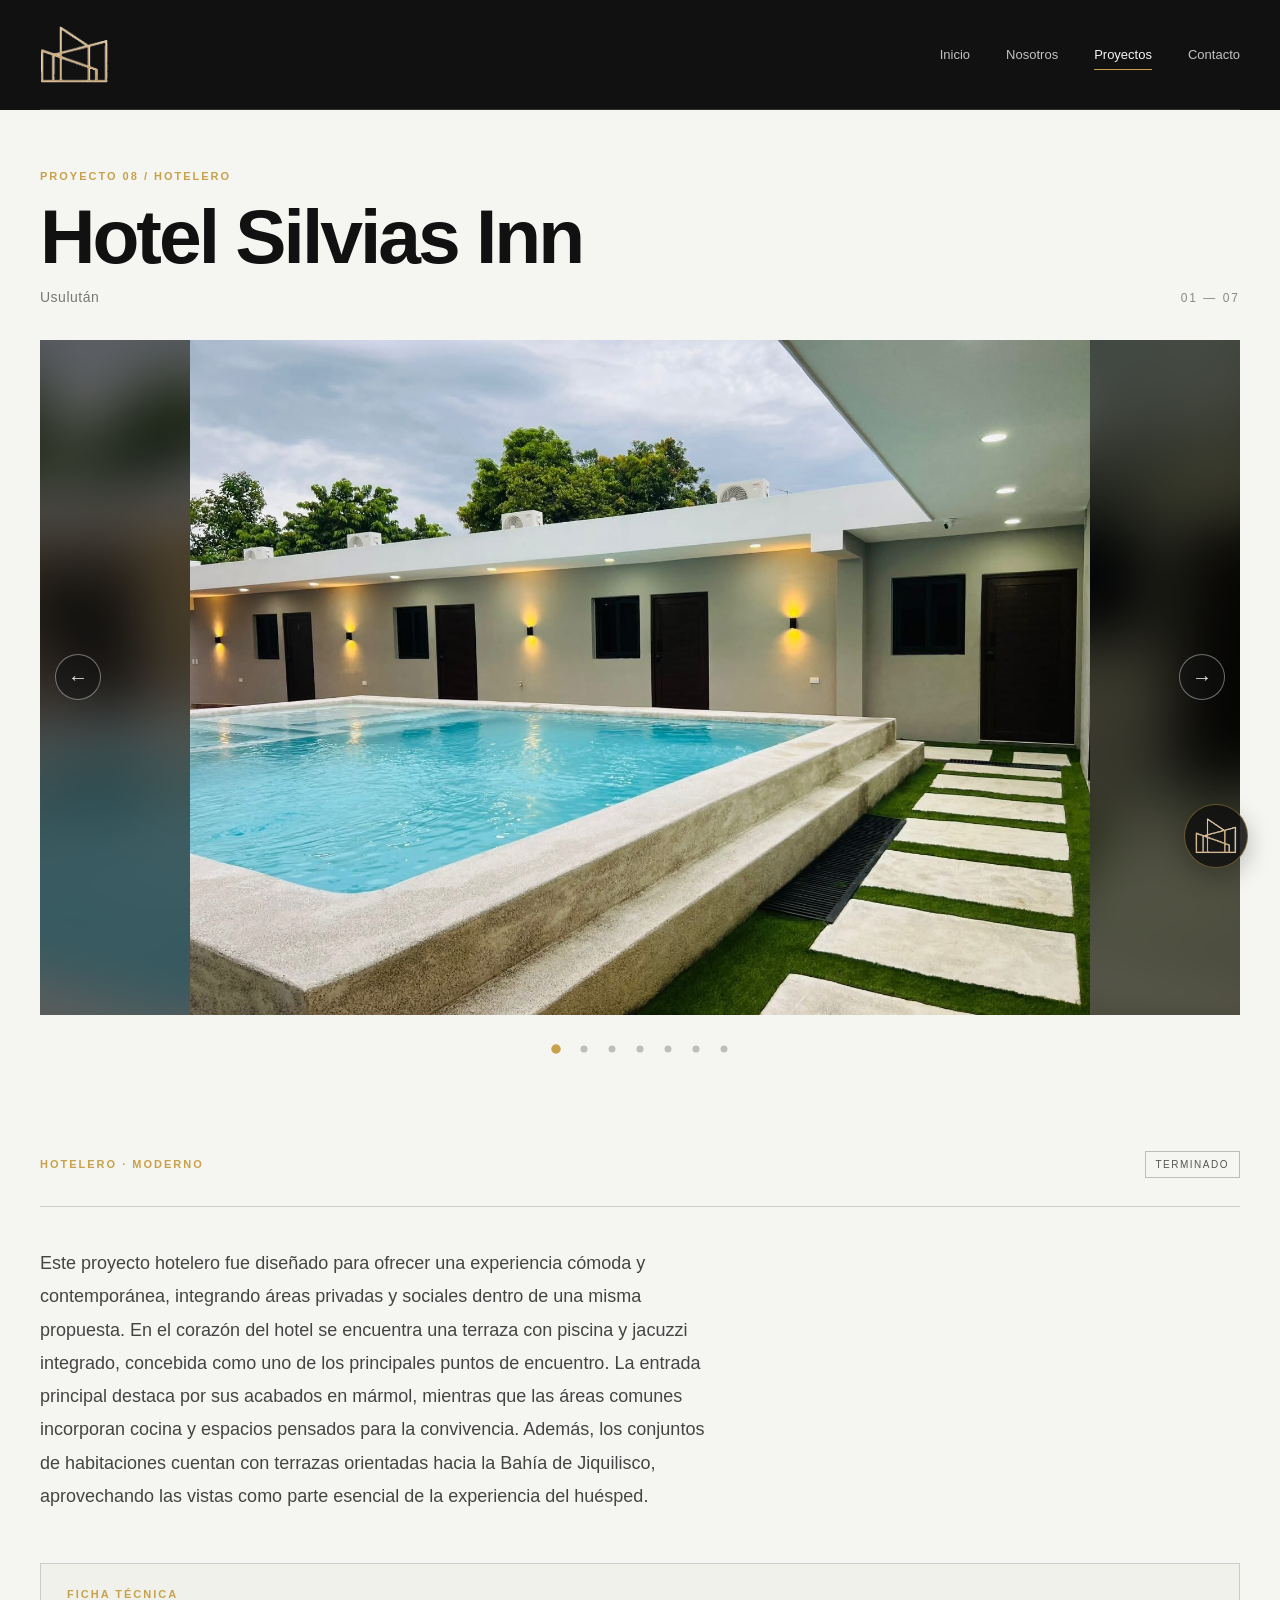
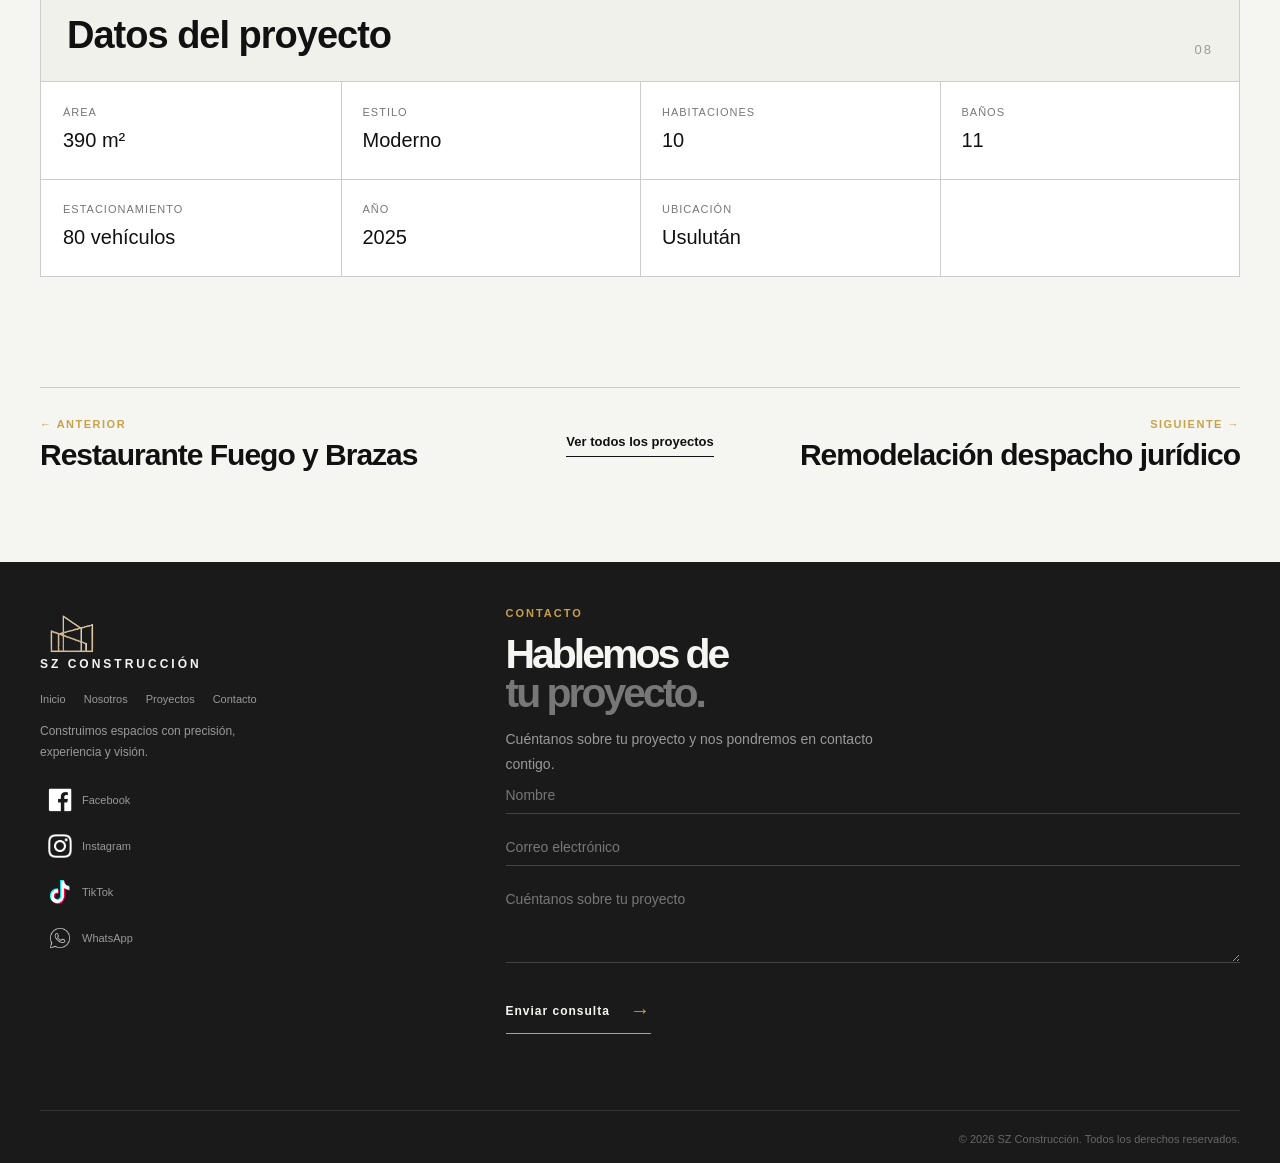
<file: proyectos/proyecto-8.html>
<!DOCTYPE html>
<html lang="es">

<head>

    <meta charset="UTF-8">
    <meta name="viewport" content="width=device-width, initial-scale=1.0">
    <meta name="description" content="Hotel Silvias Inn: proyecto hotelero de 390 m² en Usulután, diseñado y construido por SZ Construcción.">
    <meta name="theme-color" content="#111111">
    <title>Hotel Silvias Inn | Proyecto 08 | SZ Construcción</title>

    <link rel="icon" type="image/png" href="../images/brand/logo-mark-transparent.png">
    <link rel="stylesheet" href="../css/style.css">
    <link rel="stylesheet" href="../css/proyecto.css">

</head>

<body>

    <a href="../index.html" class="project-floating-logo" aria-label="SZ Construcción, volver al inicio"><img src="../images/brand/logo-mark-transparent.png" alt=""><span>SZ CONSTRUCCIÓN</span></a>

    <a class="skip-link" href="#contenido">Saltar al contenido</a>

    <header class="header">

        <div class="container header__content">

            <a href="../index.html" class="logo" aria-label="SZ Construcción, inicio">
                <img src="../images/brand/logo-mark-transparent.png" alt="" width="104" height="58">
                <span>SZ CONSTRUCCIÓN</span>
            </a>

            <nav class="nav" id="site-navigation" aria-label="Navegación principal">
                <a href="../index.html" class="nav__link">Inicio</a>
                <a href="../nosotros.html" class="nav__link">Nosotros</a>
                <a href="../proyectos.html" class="nav__link active" aria-current="page">Proyectos</a>
                <a href="#contacto" class="nav__link">Contacto</a>
            </nav>

            <button class="menu-button" type="button" aria-label="Abrir menú" aria-expanded="false" aria-controls="site-navigation">
                <span></span>
                <span></span>
            </button>

        </div>

    </header>


    <main id="contenido">

        <section class="project-gallery project-gallery--offset">

            <div class="container">

                <div class="project-gallery__heading">
                    <div>
                        <p class="section-label">PROYECTO 08 / HOTELERO</p>
                        <h1>Hotel Silvias Inn</h1>
                        <p class="project-gallery__location">Usulután</p>
                    </div>
                    <p class="project-gallery__counter" aria-live="polite">01 — 07</p>
                </div>

                <div class="project-slider" aria-roledescription="carrusel" aria-label="Fotografías de Hotel Silvias Inn">
                    <div class="project-slider__viewport">
                        <div class="project-slider__track">
                            <div class="project-slide active" style="--slide-bg: url('../images/proyectos/proyecto-8/si-01.jpg')"><img src="../images/proyectos/proyecto-8/si-01.jpg" alt="Terraza con piscina · Hotel Silvias Inn" width="1600" height="1200" fetchpriority="high" decoding="async"></div>
                            <div class="project-slide" style="--slide-bg: url('../images/proyectos/proyecto-8/si-02.jpg')"><img src="../images/proyectos/proyecto-8/si-02.jpg" alt="Piscina iluminada al anochecer · Hotel Silvias Inn" width="1280" height="960" loading="lazy" decoding="async"></div>
                            <div class="project-slide" style="--slide-bg: url('../images/proyectos/proyecto-8/si-03.jpg')"><img src="../images/proyectos/proyecto-8/si-03.jpg" alt="Jacuzzi integrado en la terraza · Hotel Silvias Inn" width="960" height="1280" loading="lazy" decoding="async"></div>
                            <div class="project-slide" style="--slide-bg: url('../images/proyectos/proyecto-8/si-04.jpg')"><img src="../images/proyectos/proyecto-8/si-04.jpg" alt="Cocina y comedor de áreas comunes · Hotel Silvias Inn" width="590" height="444" loading="lazy" decoding="async"></div>
                            <div class="project-slide" style="--slide-bg: url('../images/proyectos/proyecto-8/si-05.jpg')"><img src="../images/proyectos/proyecto-8/si-05.jpg" alt="Sala de áreas comunes · Hotel Silvias Inn" width="1290" height="1565" loading="lazy" decoding="async"></div>
                            <div class="project-slide" style="--slide-bg: url('../images/proyectos/proyecto-8/si-06.jpg')"><img src="../images/proyectos/proyecto-8/si-06.jpg" alt="Habitación · Hotel Silvias Inn" width="1350" height="1800" loading="lazy" decoding="async"></div>
                            <div class="project-slide" style="--slide-bg: url('../images/proyectos/proyecto-8/si-07.jpg')"><img src="../images/proyectos/proyecto-8/si-07.jpg" alt="Baño con mármol · Hotel Silvias Inn" width="1350" height="1800" loading="lazy" decoding="async"></div>
                        </div>
                        <button class="project-slider__arrow project-slider__arrow--prev" type="button" aria-label="Fotografía anterior">←</button>
                        <button class="project-slider__arrow project-slider__arrow--next" type="button" aria-label="Fotografía siguiente">→</button>
                    </div>
                    <div class="project-slider__bottom">
                        <div class="project-slider__dots"><button class="project-slider__dot active" type="button" aria-label="Ver fotografía 1"></button><button class="project-slider__dot" type="button" aria-label="Ver fotografía 2"></button><button class="project-slider__dot" type="button" aria-label="Ver fotografía 3"></button><button class="project-slider__dot" type="button" aria-label="Ver fotografía 4"></button><button class="project-slider__dot" type="button" aria-label="Ver fotografía 5"></button><button class="project-slider__dot" type="button" aria-label="Ver fotografía 6"></button><button class="project-slider__dot" type="button" aria-label="Ver fotografía 7"></button></div>
                    </div>
                </div>

            </div>

        </section>


        <section class="project-information">

            <div class="container">

                <div class="project-information__top">
                    <p class="project-information__category">HOTELERO · MODERNO</p>
                    <span class="project-status">Terminado</span>
                </div>

                <div class="project-information__bottom">
                    <p>Este proyecto hotelero fue diseñado para ofrecer una experiencia cómoda y contemporánea, integrando áreas privadas y sociales dentro de una misma propuesta. En el corazón del hotel se encuentra una terraza con piscina y jacuzzi integrado, concebida como uno de los principales puntos de encuentro. La entrada principal destaca por sus acabados en mármol, mientras que las áreas comunes incorporan cocina y espacios pensados para la convivencia. Además, los conjuntos de habitaciones cuentan con terrazas orientadas hacia la Bahía de Jiquilisco, aprovechando las vistas como parte esencial de la experiencia del huésped.</p>
                </div>

                <div class="project-information__box">
                    <div class="project-information__box-header">
                        <div>
                            <p class="section-label">FICHA TÉCNICA</p>
                            <h2>Datos del proyecto</h2>
                        </div>
                        <span class="project-information__box-number">08</span>
                    </div>
                    <div class="project-information__data">
                        <div class="project-information__item"><span>Área</span><strong>390 m²</strong></div>
                        <div class="project-information__item"><span>Estilo</span><strong>Moderno</strong></div>
                        <div class="project-information__item"><span>Habitaciones</span><strong>10</strong></div>
                        <div class="project-information__item"><span>Baños</span><strong>11</strong></div>
                        <div class="project-information__item"><span>Estacionamiento</span><strong>80 vehículos</strong></div>
                        <div class="project-information__item"><span>Año</span><strong>2025</strong></div>
                        <div class="project-information__item"><span>Ubicación</span><strong>Usulután</strong></div>
                    </div>
                </div>

            </div>

        </section>


        <nav class="project-pager" aria-label="Otros proyectos">
            <div class="container project-pager__inner">
                <a href="proyecto-7.html" class="project-pager__link project-pager__link--prev">
                    <span>← Anterior</span>
                    <strong>Restaurante Fuego y Brazas</strong>
                </a>
                <a href="../proyectos.html" class="project-pager__all">Ver todos los proyectos</a>
                <a href="proyecto-9.html" class="project-pager__link project-pager__link--next">
                    <span>Siguiente →</span>
                    <strong>Remodelación despacho jurídico</strong>
                </a>
            </div>
        </nav>

    </main>


    <footer class="footer">

        <div class="container">

            <div class="footer__top">

                <div class="footer__brand">
                    <a href="../index.html" class="footer__logo" aria-label="SZ Construcción, inicio"><img src="../images/brand/logo-mark-transparent.png" alt=""><span>SZ CONSTRUCCIÓN</span></a>
                    <nav class="footer__nav" aria-label="Navegacion del pie de pagina">
                        <a href="../index.html">Inicio</a>
                        <a href="../nosotros.html">Nosotros</a>
                        <a href="../proyectos.html">Proyectos</a>
                        <a href="#contacto">Contacto</a>
                    </nav>
                    <p class="footer__brand-text">Construimos espacios con precisión, experiencia y visión.</p>
                    <div class="footer__socials" aria-label="Redes sociales">
                        <a href="https://www.facebook.com/szconstrucion" class="footer__social" target="_blank" rel="noopener noreferrer" aria-label="Facebook"><img src="../images/social/LogoFace.png" alt="">Facebook</a>
                        <a href="https://www.instagram.com/sz_construccion?stkn=ZDNlZDc0MzIxNw==" class="footer__social" target="_blank" rel="noopener noreferrer" aria-label="Instagram"><img src="../images/social/LogoInsta.png" alt="">Instagram</a>
                        <a href="https://www.tiktok.com/@sz_construccionsv?is_from_webapp=1&sender_device=pc" class="footer__social" target="_blank" rel="noopener noreferrer" aria-label="TikTok"><img src="../images/social/LogoTikTok.png" alt="">TikTok</a>
                        <a href="https://wa.me/50374683677" class="footer__social" target="_blank" rel="noopener noreferrer" aria-label="WhatsApp"><img src="../images/social/LogoWha.png" alt="">WhatsApp</a>
                    </div>
                </div>

                <div class="footer__contact" id="contacto">
                    <div class="footer__intro">
                        <p class="footer__label">CONTACTO</p>
                        <h2 class="footer__title">Hablemos de <span>tu proyecto.</span></h2>
                        <p class="footer__description">Cuéntanos sobre tu proyecto y nos pondremos en contacto contigo.</p>
                    </div>
                    <form class="footer__form" id="contact-form" novalidate>
                        <div class="footer__field"><label for="contact-name">Nombre</label><input type="text" id="contact-name" name="name" placeholder="Nombre" autocomplete="name" maxlength="80" required></div>
                        <div class="footer__field"><label for="contact-email">Correo electrónico</label><input type="email" id="contact-email" name="email" placeholder="Correo electrónico" autocomplete="email" inputmode="email" maxlength="120" required></div>
                        <div class="footer__field"><label for="contact-message">Mensaje</label><textarea id="contact-message" name="message" placeholder="Cuéntanos sobre tu proyecto" maxlength="2000" required></textarea></div>
                        <div class="footer__honey" aria-hidden="true"><label for="contact-honey">No llenar este campo</label><input type="text" id="contact-honey" name="_honey" tabindex="-1" autocomplete="off"></div>
                        <button type="submit" class="footer__submit">Enviar consulta <span>→</span></button>
                    </form>
                </div>

            </div>

            <div class="footer__bottom">
                <p class="footer__copyright">© 2026 SZ Construcción. Todos los derechos reservados.</p>
            </div>

        </div>

    </footer>


    <script src="../js/main.js"></script>

</body>

</html>
</file>
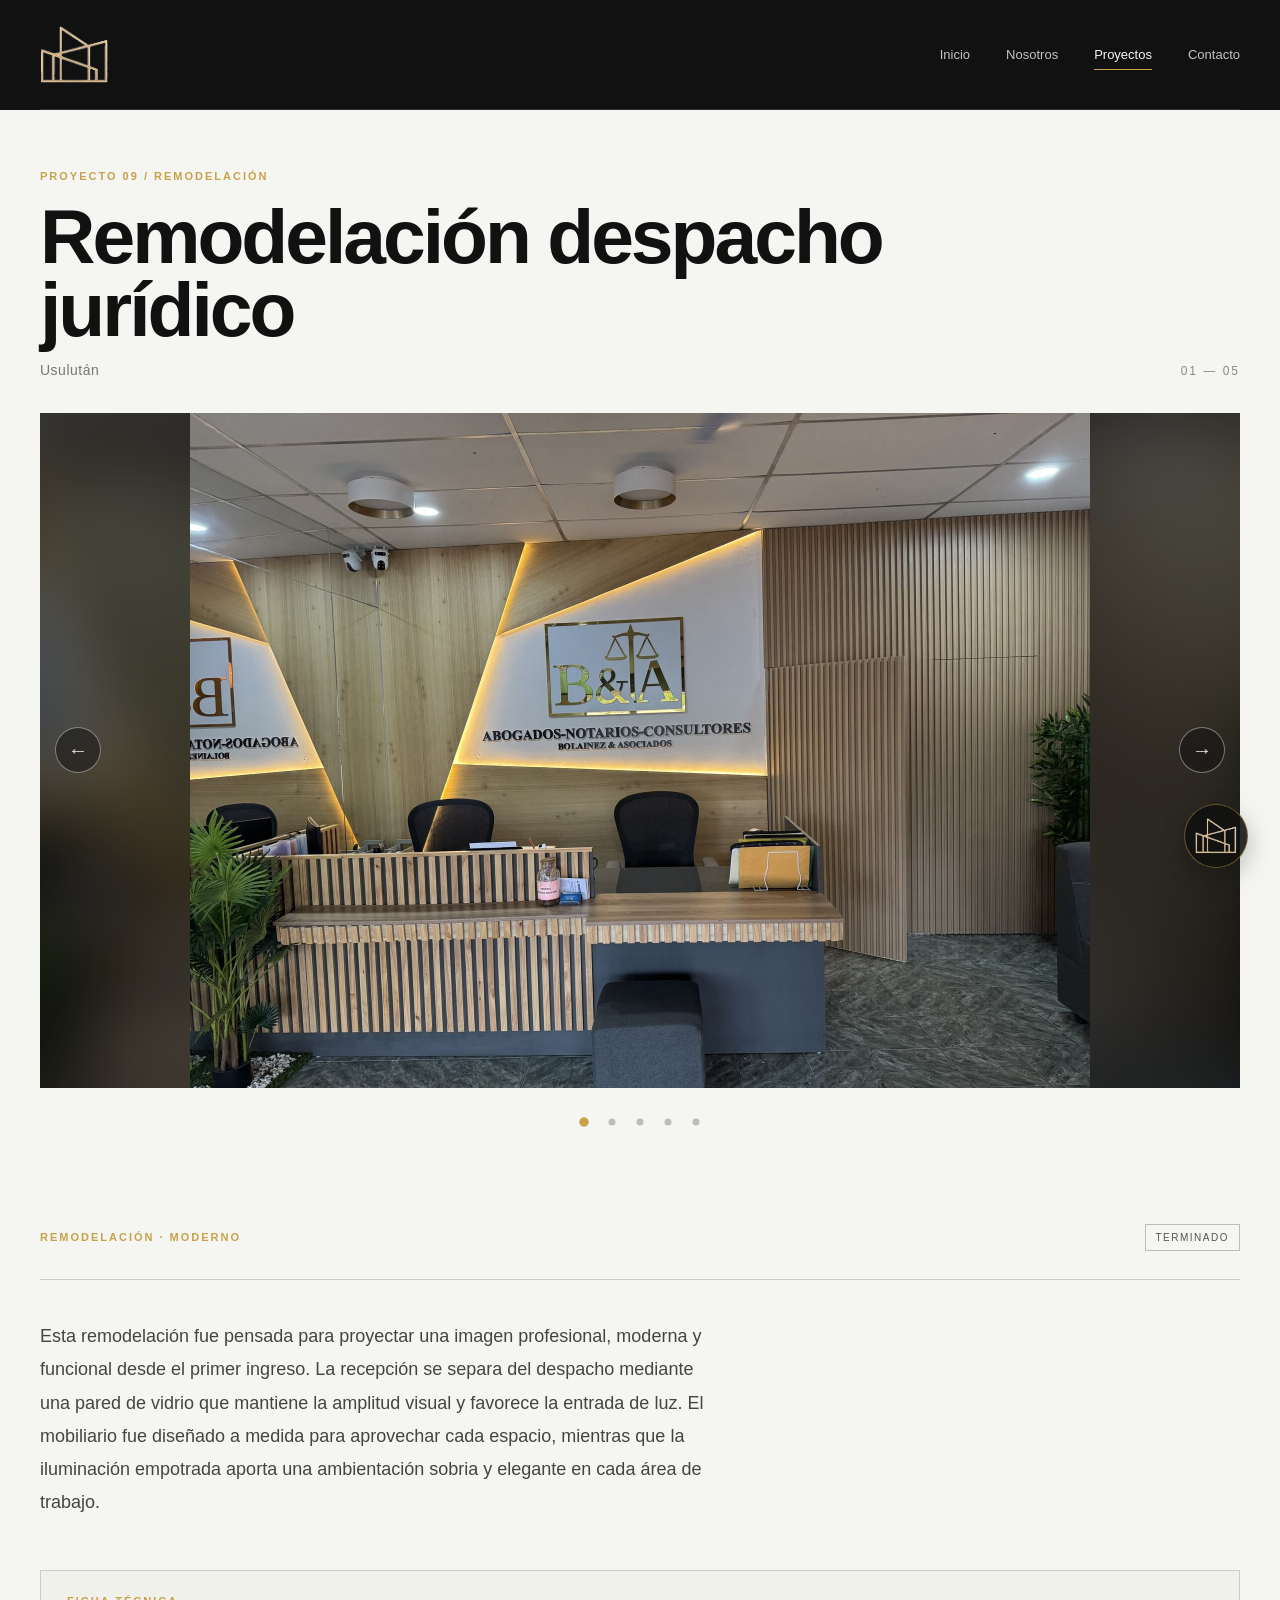
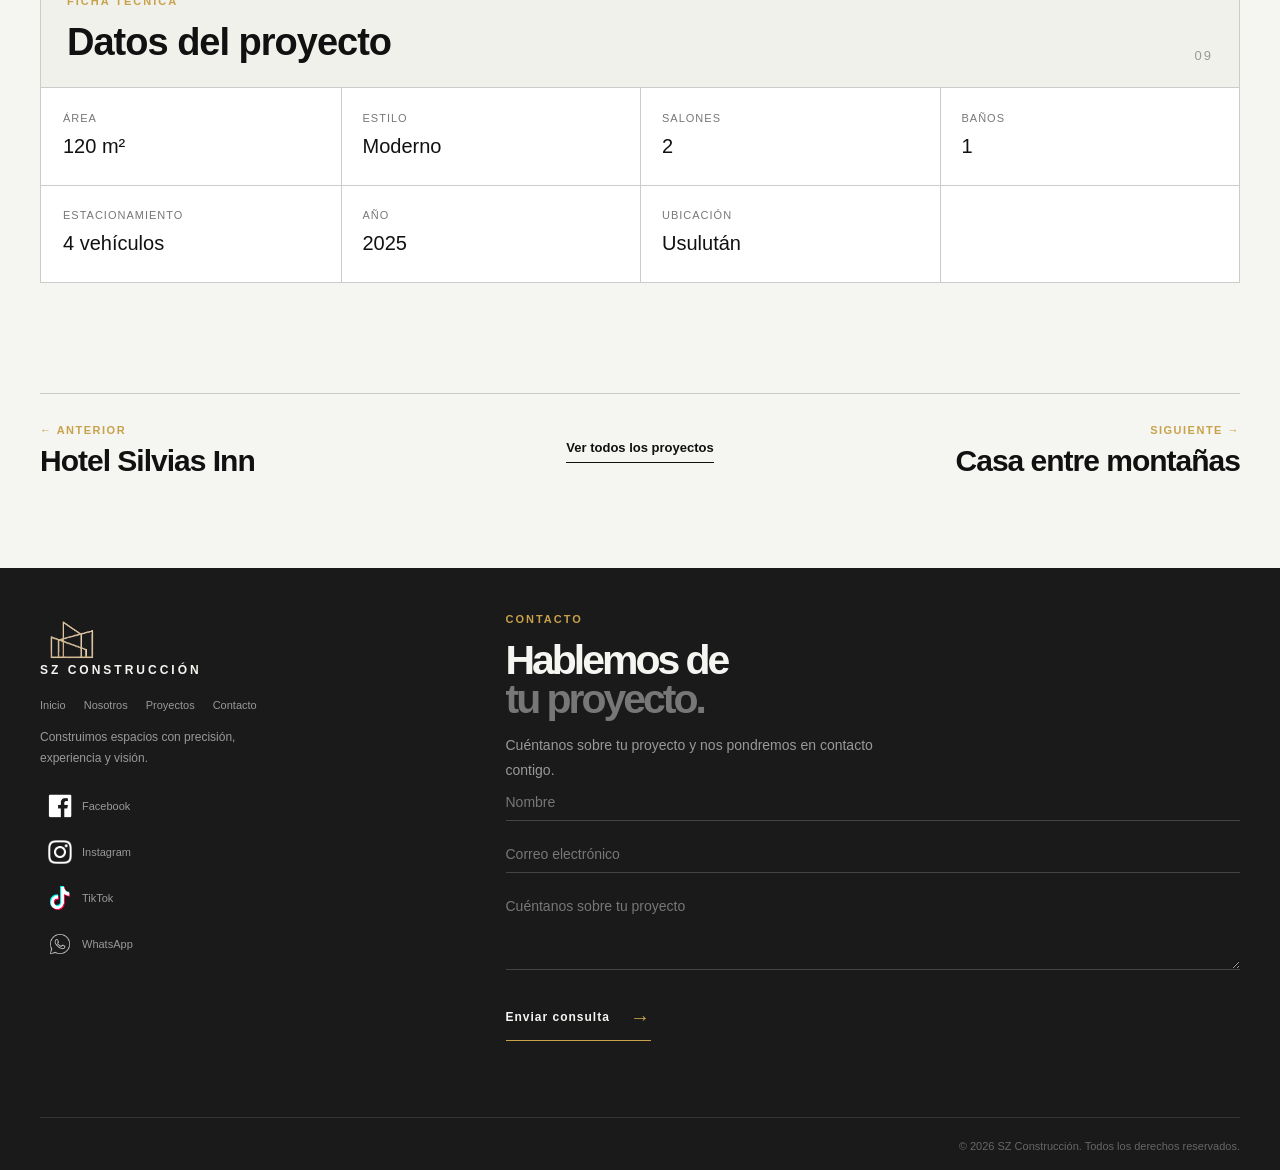
<file: proyectos/proyecto-9.html>
<!DOCTYPE html>
<html lang="es">

<head>

    <meta charset="UTF-8">
    <meta name="viewport" content="width=device-width, initial-scale=1.0">
    <meta name="description" content="Remodelación despacho jurídico: proyecto remodelación de 120 m² en Usulután, diseñado y construido por SZ Construcción.">
    <meta name="theme-color" content="#111111">
    <title>Remodelación despacho jurídico | Proyecto 09 | SZ Construcción</title>

    <link rel="icon" type="image/png" href="../images/brand/logo-mark-transparent.png">
    <link rel="stylesheet" href="../css/style.css">
    <link rel="stylesheet" href="../css/proyecto.css">

</head>

<body>

    <a href="../index.html" class="project-floating-logo" aria-label="SZ Construcción, volver al inicio"><img src="../images/brand/logo-mark-transparent.png" alt=""><span>SZ CONSTRUCCIÓN</span></a>

    <a class="skip-link" href="#contenido">Saltar al contenido</a>

    <header class="header">

        <div class="container header__content">

            <a href="../index.html" class="logo" aria-label="SZ Construcción, inicio">
                <img src="../images/brand/logo-mark-transparent.png" alt="" width="104" height="58">
                <span>SZ CONSTRUCCIÓN</span>
            </a>

            <nav class="nav" id="site-navigation" aria-label="Navegación principal">
                <a href="../index.html" class="nav__link">Inicio</a>
                <a href="../nosotros.html" class="nav__link">Nosotros</a>
                <a href="../proyectos.html" class="nav__link active" aria-current="page">Proyectos</a>
                <a href="#contacto" class="nav__link">Contacto</a>
            </nav>

            <button class="menu-button" type="button" aria-label="Abrir menú" aria-expanded="false" aria-controls="site-navigation">
                <span></span>
                <span></span>
            </button>

        </div>

    </header>


    <main id="contenido">

        <section class="project-gallery project-gallery--offset">

            <div class="container">

                <div class="project-gallery__heading">
                    <div>
                        <p class="section-label">PROYECTO 09 / REMODELACIÓN</p>
                        <h1>Remodelación despacho jurídico</h1>
                        <p class="project-gallery__location">Usulután</p>
                    </div>
                    <p class="project-gallery__counter" aria-live="polite">01 — 05</p>
                </div>

                <div class="project-slider" aria-roledescription="carrusel" aria-label="Fotografías de Remodelación despacho jurídico">
                    <div class="project-slider__viewport">
                        <div class="project-slider__track">
                            <div class="project-slide active" style="--slide-bg: url('../images/proyectos/proyecto-9/dj-01.jpg')"><img src="../images/proyectos/proyecto-9/dj-01.jpg" alt="Recepción con revestimiento de madera · Remodelación despacho jurídico" width="1800" height="1350" fetchpriority="high" decoding="async"></div>
                            <div class="project-slide" style="--slide-bg: url('../images/proyectos/proyecto-9/dj-02.jpg')"><img src="../images/proyectos/proyecto-9/dj-02.jpg" alt="Despacho principal · Remodelación despacho jurídico" width="1350" height="1800" loading="lazy" decoding="async"></div>
                            <div class="project-slide" style="--slide-bg: url('../images/proyectos/proyecto-9/dj-03.jpg')"><img src="../images/proyectos/proyecto-9/dj-03.jpg" alt="Despacho con mobiliario a medida · Remodelación despacho jurídico" width="1800" height="1350" loading="lazy" decoding="async"></div>
                            <div class="project-slide" style="--slide-bg: url('../images/proyectos/proyecto-9/dj-04.jpg')"><img src="../images/proyectos/proyecto-9/dj-04.jpg" alt="Sala de espera · Remodelación despacho jurídico" width="1800" height="1350" loading="lazy" decoding="async"></div>
                            <div class="project-slide" style="--slide-bg: url('../images/proyectos/proyecto-9/dj-05.jpg')"><img src="../images/proyectos/proyecto-9/dj-05.jpg" alt="Fachada del despacho · Remodelación despacho jurídico" width="1800" height="1350" loading="lazy" decoding="async"></div>
                        </div>
                        <button class="project-slider__arrow project-slider__arrow--prev" type="button" aria-label="Fotografía anterior">←</button>
                        <button class="project-slider__arrow project-slider__arrow--next" type="button" aria-label="Fotografía siguiente">→</button>
                    </div>
                    <div class="project-slider__bottom">
                        <div class="project-slider__dots"><button class="project-slider__dot active" type="button" aria-label="Ver fotografía 1"></button><button class="project-slider__dot" type="button" aria-label="Ver fotografía 2"></button><button class="project-slider__dot" type="button" aria-label="Ver fotografía 3"></button><button class="project-slider__dot" type="button" aria-label="Ver fotografía 4"></button><button class="project-slider__dot" type="button" aria-label="Ver fotografía 5"></button></div>
                    </div>
                </div>

            </div>

        </section>


        <section class="project-information">

            <div class="container">

                <div class="project-information__top">
                    <p class="project-information__category">REMODELACIÓN · MODERNO</p>
                    <span class="project-status">Terminado</span>
                </div>

                <div class="project-information__bottom">
                    <p>Esta remodelación fue pensada para proyectar una imagen profesional, moderna y funcional desde el primer ingreso. La recepción se separa del despacho mediante una pared de vidrio que mantiene la amplitud visual y favorece la entrada de luz. El mobiliario fue diseñado a medida para aprovechar cada espacio, mientras que la iluminación empotrada aporta una ambientación sobria y elegante en cada área de trabajo.</p>
                </div>

                <div class="project-information__box">
                    <div class="project-information__box-header">
                        <div>
                            <p class="section-label">FICHA TÉCNICA</p>
                            <h2>Datos del proyecto</h2>
                        </div>
                        <span class="project-information__box-number">09</span>
                    </div>
                    <div class="project-information__data">
                        <div class="project-information__item"><span>Área</span><strong>120 m²</strong></div>
                        <div class="project-information__item"><span>Estilo</span><strong>Moderno</strong></div>
                        <div class="project-information__item"><span>Salones</span><strong>2</strong></div>
                        <div class="project-information__item"><span>Baños</span><strong>1</strong></div>
                        <div class="project-information__item"><span>Estacionamiento</span><strong>4 vehículos</strong></div>
                        <div class="project-information__item"><span>Año</span><strong>2025</strong></div>
                        <div class="project-information__item"><span>Ubicación</span><strong>Usulután</strong></div>
                    </div>
                </div>

            </div>

        </section>


        <nav class="project-pager" aria-label="Otros proyectos">
            <div class="container project-pager__inner">
                <a href="proyecto-8.html" class="project-pager__link project-pager__link--prev">
                    <span>← Anterior</span>
                    <strong>Hotel Silvias Inn</strong>
                </a>
                <a href="../proyectos.html" class="project-pager__all">Ver todos los proyectos</a>
                <a href="proyecto-10.html" class="project-pager__link project-pager__link--next">
                    <span>Siguiente →</span>
                    <strong>Casa entre montañas</strong>
                </a>
            </div>
        </nav>

    </main>


    <footer class="footer">

        <div class="container">

            <div class="footer__top">

                <div class="footer__brand">
                    <a href="../index.html" class="footer__logo" aria-label="SZ Construcción, inicio"><img src="../images/brand/logo-mark-transparent.png" alt=""><span>SZ CONSTRUCCIÓN</span></a>
                    <nav class="footer__nav" aria-label="Navegacion del pie de pagina">
                        <a href="../index.html">Inicio</a>
                        <a href="../nosotros.html">Nosotros</a>
                        <a href="../proyectos.html">Proyectos</a>
                        <a href="#contacto">Contacto</a>
                    </nav>
                    <p class="footer__brand-text">Construimos espacios con precisión, experiencia y visión.</p>
                    <div class="footer__socials" aria-label="Redes sociales">
                        <a href="https://www.facebook.com/szconstrucion" class="footer__social" target="_blank" rel="noopener noreferrer" aria-label="Facebook"><img src="../images/social/LogoFace.png" alt="">Facebook</a>
                        <a href="https://www.instagram.com/sz_construccion?stkn=ZDNlZDc0MzIxNw==" class="footer__social" target="_blank" rel="noopener noreferrer" aria-label="Instagram"><img src="../images/social/LogoInsta.png" alt="">Instagram</a>
                        <a href="https://www.tiktok.com/@sz_construccionsv?is_from_webapp=1&sender_device=pc" class="footer__social" target="_blank" rel="noopener noreferrer" aria-label="TikTok"><img src="../images/social/LogoTikTok.png" alt="">TikTok</a>
                        <a href="https://wa.me/50374683677" class="footer__social" target="_blank" rel="noopener noreferrer" aria-label="WhatsApp"><img src="../images/social/LogoWha.png" alt="">WhatsApp</a>
                    </div>
                </div>

                <div class="footer__contact" id="contacto">
                    <div class="footer__intro">
                        <p class="footer__label">CONTACTO</p>
                        <h2 class="footer__title">Hablemos de <span>tu proyecto.</span></h2>
                        <p class="footer__description">Cuéntanos sobre tu proyecto y nos pondremos en contacto contigo.</p>
                    </div>
                    <form class="footer__form" id="contact-form" novalidate>
                        <div class="footer__field"><label for="contact-name">Nombre</label><input type="text" id="contact-name" name="name" placeholder="Nombre" autocomplete="name" maxlength="80" required></div>
                        <div class="footer__field"><label for="contact-email">Correo electrónico</label><input type="email" id="contact-email" name="email" placeholder="Correo electrónico" autocomplete="email" inputmode="email" maxlength="120" required></div>
                        <div class="footer__field"><label for="contact-message">Mensaje</label><textarea id="contact-message" name="message" placeholder="Cuéntanos sobre tu proyecto" maxlength="2000" required></textarea></div>
                        <div class="footer__honey" aria-hidden="true"><label for="contact-honey">No llenar este campo</label><input type="text" id="contact-honey" name="_honey" tabindex="-1" autocomplete="off"></div>
                        <button type="submit" class="footer__submit">Enviar consulta <span>→</span></button>
                    </form>
                </div>

            </div>

            <div class="footer__bottom">
                <p class="footer__copyright">© 2026 SZ Construcción. Todos los derechos reservados.</p>
            </div>

        </div>

    </footer>


    <script src="../js/main.js"></script>

</body>

</html>
</file>
<file: css/style.css>
:root {
    --black: #111111;
    --black-soft: #1a1a1a;

    --gray: #777777;
    --gray-light: #d8d8d8;

    --white: #f5f5f2;

    --gold: #c8a24a;

    --container: 1280px;
}


* {
    margin: 0;
    padding: 0;
    box-sizing: border-box;
}


html {
    scroll-behavior: smooth;
}


body {


    background: var(--black-soft);
    color: var(--white);

    min-height: 100vh;
    display: flex;
    flex-direction: column;

    font-family:
        Arial,
        Helvetica,
        sans-serif;

}


main {
    flex: 1;
}


a {
    color: inherit;
    text-decoration: none;
}


button {
    font-family: inherit;
}


.container {
    width: min(
        calc(100% - 80px),
        var(--container)
    );

    margin-inline: auto;
}


/* =================================
   HEADER
================================= */

.header {
    position: absolute;

    top: 0;
    left: 0;

    width: 100%;

    background: var(--black);

    z-index: 20;
}


.header__content {
    height: 110px;

    display: flex;
    align-items: center;
    justify-content: space-between;

    border-bottom: 1px solid rgba(255, 255, 255, 0.15);
}


.logo {
    display: inline-flex;
    flex-direction: column;
    align-items: flex-start;
    gap: 2px;
    color: var(--white);
    font-size: 5px;
    font-weight: 700;
    letter-spacing: 1.5px;
}

.logo img {
    width: 104px;
    height: 58px;
    object-fit: contain;
    object-position: left center;
}

.logo span {
    display: none;
}


.nav {
    display: flex;
    align-items: center;

    gap: 36px;
}


.nav__link {
    position: relative;

    color: rgba(255, 255, 255, 0.75);

    font-size: 13px;

    transition: color 0.3s ease;
}


.nav__link::after {
    content: "";

    position: absolute;

    left: 0;
    bottom: -8px;

    width: 0;
    height: 1px;

    background: var(--gold);

    transition: width 0.3s ease;
}


.nav__link:hover,
.nav__link.active {
    color: var(--white);
}


.nav__link.active::after,
.nav__link:hover::after {
    width: 100%;
}


/* MENU MOBILE */

.menu-button {
    display: none;

    width: 42px;
    height: 42px;

    border: 1px solid rgba(255, 255, 255, 0.3);

    background: transparent;

    cursor: pointer;
}


.menu-button span {
    display: block;

    width: 18px;
    height: 1px;

    margin: 5px auto;

    background: var(--white);
}


/*=================================
HERO
================================= */

.hero {
    position: relative;

    min-height: 100svh;

    display: grid;  

    grid-template-columns: minmax(0, 55%) minmax(0, 45%);

    overflow: hidden;

    background: var(--black);
}


/* =================================
   HERO - TEXT
================================= */

.hero__text {
    display: flex;
    align-items: center;

    background: var(--black);

    z-index: 2;
}


.hero__text-container {
    padding-top: 100px;
    padding-bottom: 60px;
}


.hero__label {
    margin-bottom: 28px;

    color: var(--gold);

    font-size: 12px;
    font-weight: 700;

    letter-spacing: 3px;
}


.hero__title {
    max-width: 900px;

    font-size: clamp(
        55px,
        7vw,
        110px
    );

    line-height: 0.9;

    letter-spacing: -5px;

    font-weight: 700;
}


.hero__title span {
    display: block;

    color: var(--gray-light);
}


.hero__bottom {
    max-width: 650px;

    margin-top: 55px;

    display: flex;
    align-items: flex-end;

    gap: 50px;
}


.hero__description {
    max-width: 300px;

    color: #a9a9a9;

    font-size: 16px;
    line-height: 1.7;
}


.hero__link {
    display: flex;
    align-items: center;

    gap: 18px;

    padding-bottom: 8px;

    border-bottom: 1px solid var(--gold);

    color: var(--white);

    font-size: 13px;
    font-weight: 700;

    white-space: nowrap;
}


.hero__arrow {
    color: var(--gold);

    font-size: 20px;

    transition: transform 0.3s ease;
}


.hero__link:hover .hero__arrow {
    transform: translateY(5px);
}


/* =================================
    HERO - VIDEO
================================= */

.hero__video {
    position: relative;

    min-width: 0;
    max-width: 100%;
    min-height: 100svh;

    overflow: hidden;

    background: #202020;
}

.hero__video-media {
    display: block;
    width: 100%;
    height: 100%;
    object-fit: cover;
    object-position: center;
}


/* =================================
   HERO - NUMBER
================================= */

.hero__number {
    position: absolute;

    right: 30px;
    bottom: 30px;

    color: rgba(255, 255, 255, 0.45);

    font-size: 12px;

    letter-spacing: 2px;

    z-index: 5;
}


/* INTRO */

.intro {
    display: grid;
    grid-template-columns: 42% 58%;
    min-height: 500px;
    background: var(--white);
    color: var(--black);
}


/* IMAGEN */

.intro__image {
    position: relative;
    min-height: 500px;
    overflow: hidden;
}

.intro__image img {
    width: 100%;
    height: 100%;
    display: block;

    object-fit: cover;

    filter: grayscale(0.1) contrast(1.05);
}


/* CONTENIDO */

.intro__content {
    display: flex;
    align-items: center;

    padding: 72px 7vw 72px 6vw;

    background: var(--white);
}

.intro__content-inner {
    max-width: 780px;
}


/* TEXTO */

.section-label {
    color: var(--gold);
    font-size: 11px;
    font-weight: 700;
    letter-spacing: 2px;
}

.intro h2 {
    margin-top: 30px;

    max-width: 750px;

    font-size: clamp(42px, 5vw, 72px);
    line-height: 1;
    letter-spacing: -3px;
}

.intro h2 span {
    display: block;
    color: var(--gray);
}

.intro p {
    max-width: 600px;

    margin-top: 45px;

    color: #555555;
    font-size: 17px;
    line-height: 1.8;
}

.text-link {
    display: inline-flex;
    align-items: center;
    gap: 15px;

    margin-top: 35px;
    padding-bottom: 7px;

    border-bottom: 1px solid var(--black);

    font-size: 13px;
    font-weight: 700;
}

.text-link span {
    transition: transform 0.3s ease;
}

.text-link:hover span {
    transform: translateX(5px);
}   


/* =================================
   NUMBERS
================================= */

.numbers {
    padding: 64px 0;

    background: var(--black-soft);
}


.numbers__grid {
    display: grid;

    grid-template-columns:
        repeat(3, 1fr);

    gap: 1px;

    background: #333333;
}


.number {
    padding: 55px 40px;

    background: var(--black-soft);
}


.number__value {
    display: block;

    color: var(--gold);

    font-size: clamp(
        45px,
        5vw,
        70px
    );

    font-weight: 700;

    letter-spacing: -3px;
}


.number__label {
    display: block;

    margin-top: 12px;

    color: #999999;

    font-size: 12px;

    text-transform: uppercase;

    letter-spacing: 2px;
}


/* =================================
   CONFIANZA
================================= */

.trust-section {
    padding: 92px 0 105px;
    background: var(--white);
    color: var(--black);
}

.trust-section__heading,
.testimonials-block {
    display: grid;
    grid-template-columns: minmax(0, 1.1fr) minmax(280px, 0.9fr);
    gap: 70px;
}

.trust-section h2,
.testimonials-block h2 {
    margin-top: 25px;
    font-size: clamp(44px, 5vw, 72px);
    line-height: 0.95;
    letter-spacing: -3px;
}

.trust-section h2 span,
.testimonials-block h2 span {
    display: block;
    color: var(--gray);
}

.trust-section__intro {
    max-width: 420px;
    align-self: end;
    color: #555555;
    font-size: 16px;
    line-height: 1.8;
}

.process-grid {
    display: grid;
    grid-template-columns: repeat(3, 1fr);
    gap: 1px;
    margin-top: 64px;
    background: #c8c8c2;
}

.process-step {
    min-height: 245px;
    padding: 30px;
    background: var(--white);
}

.process-step__number {
    color: var(--gold);
    font-size: 12px;
    font-weight: 700;
    letter-spacing: 2px;
}

.process-step h3 {
    margin-top: 58px;
    font-size: 25px;
    letter-spacing: -1px;
}

.process-step p {
    max-width: 270px;
    margin-top: 15px;
    color: #666666;
    font-size: 14px;
    line-height: 1.7;
}

.partners-block {
    margin-top: 105px;
    padding-top: 25px;
    border-top: 1px solid #c8c8c2;
}

.partners-block__heading {
    display: flex;
    justify-content: space-between;
    gap: 30px;
    color: #666666;
    font-size: 13px;
}

.partners-list {
    display: grid;
    grid-template-columns: repeat(4, 1fr);
    gap: 1px;
    margin-top: 30px;
    background: #c8c8c2;
}

.partners-list span {
    padding: 28px 20px;
    background: var(--white);
    color: #777777;
    font-size: 12px;
    font-weight: 700;
    letter-spacing: 2px;
    text-align: center;
}

.credentials-block {
    display: grid;
    grid-template-columns: minmax(220px, 0.75fr) minmax(0, 1.25fr);
    gap: 70px;
    margin-top: 105px;
    padding-top: 25px;
    border-top: 1px solid #c8c8c2;
}

.credentials-block h2 {
    margin-top: 25px;
    font-size: clamp(32px, 4vw, 52px);
    line-height: 0.98;
}

.credentials-list {
    border-top: 1px solid #c8c8c2;
}

.credential-item {
    display: grid;
    grid-template-columns: 45px 1fr auto;
    gap: 20px;
    align-items: center;
    padding: 20px 0;
    border-bottom: 1px solid #c8c8c2;
}

.credential-item span,
.credential-item em {
    color: var(--gold);
    font-size: 11px;
    font-style: normal;
    letter-spacing: 1px;
    text-transform: uppercase;
}

.credential-item strong {
    font-size: 14px;
    font-weight: 500;
}

.scope-block {
    display: grid;
    grid-template-columns: minmax(220px, 0.75fr) minmax(0, 1.25fr);
    gap: 70px;
    margin-top: 105px;
    padding-top: 25px;
    border-top: 1px solid #c8c8c2;
}

.scope-block h2 {
    margin-top: 25px;
    font-size: clamp(32px, 4vw, 52px);
    line-height: 0.98;
}

.scope-block__content {
    display: grid;
    grid-template-columns: 1fr 1fr;
    gap: 45px;
}

.scope-block__label {
    margin-bottom: 18px;
    color: #777777;
    font-size: 11px;
    font-weight: 700;
    letter-spacing: 1.5px;
}

.scope-block__content a {
    display: flex;
    justify-content: space-between;
    gap: 20px;
    padding: 13px 0;
    border-bottom: 1px solid #c8c8c2;
    color: var(--black);
    font-size: 14px;
}

.scope-block__content a span {
    color: var(--gold);
}

.scope-block__pending {
    color: #8a6a22;
    font-size: 14px;
    line-height: 1.6;
}

.testimonials-block {
    margin-top: 88px;
}

.testimonial-grid {
    display: grid;
    grid-template-columns: repeat(2, 1fr);
    gap: 35px;
}

.testimonial {
    margin: 0;
    padding-left: 25px;
    border-left: 2px solid var(--gold);
}

.testimonial p {
    color: #444444;
    font-size: 17px;
    line-height: 1.7;
}

.testimonial footer {
    margin-top: 25px;
    color: #777777;
    font-size: 11px;
    letter-spacing: 1px;
    text-transform: uppercase;
}

.testimonial cite {
    color: var(--gold);
    font-style: normal;
}


/* =================================
   CTA
================================= */

.demo-cta {
    padding: 105px 0;

    background: var(--black);
}


.demo-cta__content {
    max-width: 900px;
}

.demo-cta h2 {
    margin: 25px 0 45px;
    color: var(--white);
    font-size: clamp(60px, 9vw, 120px);
    line-height: 0.88;
    letter-spacing: -5px;
}

.demo-cta h2 span {
    display: block;
    color: var(--gray);
}


/* =================================
   ESCRITORIO
================================= */

@media (min-width: 901px) {

    .hero,
    .hero__video {
        min-height: 100svh;
    }

    .hero__video {
        position: relative;
        width: auto;
        height: auto;
        min-height: 100svh;
    }

    .hero__video-media {
        object-fit: contain;
    }

}


.button {
    display: inline-block;

    padding: 17px 28px;

    background: var(--gold);

    color: var(--black);

    font-size: 12px;
    font-weight: 700;

    letter-spacing: 1px;

    transition:
        background 0.3s ease,
        transform 0.3s ease;
}


.button:hover {
    background: var(--white);

    transform: translateY(-3px);
}


/* =================================
   TABLET
================================= */

@media (max-width: 900px) {

    .container {
        width: min(
            calc(100% - 50px),
            var(--container)
        );
    }


    .nav {
        gap: 20px;
    }


    .testimonials-block,
    .trust-section__heading {
        grid-template-columns: 1fr;
        gap: 35px;
    }

    .credentials-block {
        grid-template-columns: 1fr;
        gap: 35px;
    }

    .intro {
        grid-template-columns: 40% 60%;
    }

    .intro__content {
        padding: 56px 40px;
    }

}


/* =================================
   MOBILE
================================= */

@media (max-width: 700px) {

    .container {
        width: calc(100% - 40px);
    }


    .header__content {
        height: 88px;
    }

    .logo img {
        width: 88px;
        height: 48px;
    }


    .nav {
        display: none;
    }

    .nav.nav--open {
        position: absolute;
        top: 88px;
        left: 0;
        right: 0;

        display: flex;
        flex-direction: column;
        align-items: flex-start;
        gap: 0;

        padding: 20px;
        background: var(--black);
        border-top: 1px solid rgba(255, 255, 255, 0.12);
    }

    .nav.nav--open .nav__link {
        width: 100%;
        padding: 14px 0;
    }


    .menu-button {
        display: block;
    }


    .hero {
        min-height: 100svh;
        grid-template-columns: 1fr;
    }


    .hero__text {
        min-height: 70svh;
    }


    .hero__video {
        position: relative;
        top: auto;
        right: auto;
        width: 100%;
        height: 55svh;
        min-height: 340px;
    }


    .hero__text-container {
        padding-top: 120px;
    }


    .hero__title {
        font-size: clamp(
            48px,
            14vw,
            70px
        );

        letter-spacing: -3px;
    }


    .hero__bottom {
        margin-top: 40px;

        flex-direction: column;

        align-items: flex-start;

        gap: 30px;
    }


    .hero__description {
        max-width: 340px;
    }


    .hero__number {
        right: 20px;
        bottom: 20px;
    }


    .intro {
        grid-template-columns: 1fr;
        min-height: 0;
    }

    .intro__content {
        padding: 56px 20px 64px;
    }

    .intro__image {
        height: 360px;
        min-height: 360px;
    }


    .intro h2 {
        font-size: clamp(
            40px,
            11vw,
            60px
        );
    }


    .numbers {
        padding: 0;
    }


    .numbers__grid {
        grid-template-columns: 1fr;
    }


    .number {
        padding: 45px 25px;
    }

    .trust-section {
        padding: 64px 0 76px;
    }

    .trust-section__heading,
    .testimonials-block {
        grid-template-columns: 1fr;
        gap: 35px;
    }

    .process-grid,
    .partners-list,
    .testimonial-grid {
        grid-template-columns: 1fr;
    }

    .process-grid {
        margin-top: 45px;
    }

    .process-step {
        min-height: auto;
    }

    .process-step h3 {
        margin-top: 35px;
    }

    .partners-block,
    .credentials-block,
    .testimonials-block {
        margin-top: 60px;
    }

    .credentials-block {
        grid-template-columns: 1fr;
        gap: 35px;
    }

    .scope-block {
        grid-template-columns: 1fr;
        gap: 35px;
    }

    .scope-block__content {
        grid-template-columns: 1fr;
        gap: 35px;
    }

    .partners-block__heading {
        flex-direction: column;
        gap: 12px;
    }


    .demo-cta {
        padding: 76px 0;
    }


    .demo-cta h2 {
        font-size: clamp(
            45px,
            12vw,
            65px
        );

        letter-spacing: -3px;
    }


}


    /* ========================================
   FOOTER
======================================== */

.footer {
    background: var(--black-soft);
    color: var(--white);
    padding: 45px 0 18px;
}

.footer__top {
    display: grid;
    grid-template-columns: minmax(220px, 0.7fr) minmax(320px, 1.3fr);
    gap: 70px;
    padding-bottom: 35px;
    border-bottom: 1px solid #333333;
}

/* INTRO */

.footer__intro {
    max-width: 520px;
}

.footer__label {
    color: var(--gold);
    font-size: 11px;
    font-weight: 700;
    letter-spacing: 2px;
}

.footer__title {
    margin-top: 16px;
    font-size: clamp(30px, 3.2vw, 46px);
    line-height: 0.95;
    letter-spacing: -3px;
}

.footer__title span {
    display: block;
    color: var(--gray);
}

.footer__description {
    max-width: 420px;
    margin-top: 14px;
    color: #999999;
    font-size: 14px;
    line-height: 1.8;
}

.footer__brand {
    padding-top: 8px;
}

.footer__brand-text {
    max-width: 220px;
    margin-top: 16px;
    color: #999999;
    font-size: 12px;
    line-height: 1.7;
}

.footer__nav {
    display: flex;
    flex-wrap: wrap;
    gap: 8px 18px;
    margin-top: 22px;
}

.footer__nav a {
    color: #999999;
    font-size: 11px;
    transition: color 0.3s ease;
}

.footer__nav a:hover,
.footer__nav a:focus-visible {
    color: var(--white);
}

/* FORM */

.footer__form {
    display: flex;
    flex-direction: column;
    gap: 15px;
}

.footer__field {
    position: relative;
}

.footer__field label {
    position: absolute;
    width: 1px;
    height: 1px;
    padding: 0;
    margin: -1px;
    overflow: hidden;
    clip: rect(0, 0, 0, 0);
    white-space: nowrap;
    border: 0;
}

.footer__field input,
.footer__field textarea {
    width: 100%;
    padding: 10px 0;
    border: none;
    border-bottom: 1px solid #444444;
    outline: none;
    background: transparent;
    color: var(--white);
    font-family: inherit;
    font-size: 14px;
    transition: border-color 0.3s ease;
}

.footer__field textarea {
    min-height: 82px;
    resize: vertical;
}

.footer__field input::placeholder,
.footer__field textarea::placeholder {
    color: #777777;
}

.footer__field input:focus,
.footer__field textarea:focus {
    border-color: var(--gold);
}

.footer__field input:focus-visible,
.footer__field textarea:focus-visible,
.menu-button:focus-visible,
.footer__submit:focus-visible {
    outline: 2px solid var(--gold);
    outline-offset: 4px;
}

.footer__submit {
    align-self: flex-start;

    display: inline-flex;
    align-items: center;
    gap: 20px;

    margin-top: 6px;
    padding: 11px 0;

    border: none;
    border-bottom: 1px solid var(--gold);

    background: transparent;
    color: var(--white);

    font-size: 12px;
    font-weight: 700;
    letter-spacing: 1px;

    cursor: pointer;

    transition:
        color 0.3s ease,
        gap 0.3s ease;
}

.footer__submit span {
    color: var(--gold);
    font-size: 20px;
}

.footer__submit:hover {
    color: var(--gold);
    gap: 27px;
}

.footer__submit:disabled {
    cursor: wait;
    opacity: 0.6;
}

.footer__form-status {
    min-height: 18px;
    margin-top: 8px;
    color: var(--gold);
    font-size: 11px;
    line-height: 1.5;
}

.footer__form-status.is-error {
    color: #d88972;
}

/* BOTTOM */

.footer__bottom {
    display: flex;
    justify-content: flex-end;
    gap: 30px;

    padding-top: 22px;
}

.footer__logo {
    display: inline-flex;
    flex-direction: column;
    align-items: flex-start;
    gap: 4px;
    color: var(--white);
    font-size: 12px;
    font-weight: 700;
    letter-spacing: 3px;
}

.footer__logo img {
    width: 64px;
    height: 38px;
    object-fit: contain;
}

.footer__logo span {
    white-space: nowrap;
}

.footer__socials {
    display: flex;
    align-items: flex-start;
    flex-direction: column;
    gap: 10px;
    flex-wrap: wrap;
    margin-top: 20px;
}

.footer__social {
    display: inline-flex;
    align-items: center;
    gap: 10px;
    min-width: 130px;
    padding: 5px 7px;
    border: 1px solid transparent;
    color: #999999;
    font-size: 11px;
    transition: color 0.3s ease, border-color 0.3s ease;
}

.footer__social-icon {
    display: inline-flex;
    align-items: center;
    justify-content: center;
    width: 25px;
    height: 25px;
    border: 1px solid #555555;
    color: var(--gold);
    font-size: 9px;
    font-weight: 700;
    letter-spacing: 0;
}

.footer__social img {
    width: 24px;
    height: 24px;
    display: block;
    object-fit: contain;
    border: 0;
}

.footer__social:hover {
    color: var(--white);
    border-color: var(--gold);
}

.footer__social:hover .footer__social-icon {
    border-color: var(--gold);
}

.footer__copyright {
    color: #666666;
    font-size: 11px;
}

/* ========================================
   FOOTER RESPONSIVE
======================================== */

@media (max-width: 900px) {

    .footer {
        padding: 35px 0 16px;
    }

    .footer__top {
        grid-template-columns: 1fr 1.4fr;
        gap: 28px;
        padding-bottom: 28px;
    }

    .footer__description {
        font-size: 13px;
        line-height: 1.55;
    }

    .footer__form {
        gap: 10px;
    }

    .footer__field input,
    .footer__field textarea {
        padding: 7px 0;
    }

    .footer__field textarea {
        min-height: 62px;
    }

    .footer__bottom {
        flex-wrap: wrap;
    }
}

@media (max-width: 700px) {

    .footer {
        padding: 28px 0 14px;
    }

    .footer__top {
        grid-template-columns: 1fr;
        gap: 24px;
        padding-bottom: 25px;
    }

    .footer__brand {
        padding-top: 0;
    }

    .footer__brand-text {
        margin-top: 10px;
        line-height: 1.5;
    }

    .footer__nav {
        gap: 6px 14px;
        margin-top: 28px;
    }

    .footer__nav a {
        font-size: 10px;
    }

    .footer__title {
        margin-top: 10px;
        font-size: clamp(28px, 9vw, 40px);
        letter-spacing: -2px;
    }

    .footer__description {
        margin-top: 10px;
        font-size: 13px;
    }

    .footer__form {
        gap: 8px;
    }

    .footer__field input,
    .footer__field textarea {
        font-size: 13px;
    }

    .footer__field textarea {
        min-height: 55px;
    }

    .footer__bottom {
        align-items: flex-start;
        flex-direction: column;
        gap: 10px;
        padding-top: 14px;
    }

    .footer__socials {
        flex-direction: row;
        flex-wrap: wrap;
        gap: 4px;
        margin-top: 10px;
    }

    .footer__social {
        min-width: 0;
        padding: 2px 4px;
        font-size: 10px;
    }

    .footer__social img {
        width: 18px;
        height: 18px;
    }
}



/* ========================================
   MEJORAS GENERALES
======================================== */

img,
video {
    max-width: 100%;
}

.intro__image img {
    position: absolute;
    inset: 0;
}

.skip-link {
    position: absolute;
    top: -60px;
    left: 20px;
    z-index: 200;
    padding: 12px 18px;
    background: var(--gold);
    color: var(--black);
    font-size: 13px;
    font-weight: 700;
}

.skip-link:focus {
    top: 12px;
}

a:focus-visible,
.button:focus-visible,
.hero__link:focus-visible,
.text-link:focus-visible,
.nav__link:focus-visible {
    outline: 2px solid var(--gold);
    outline-offset: 4px;
}

/* Botón del menú: las dos líneas forman una X al abrir. */
.menu-button span {
    transition: transform 0.3s ease;
}

.menu-button.is-open span:first-child {
    transform: translateY(3px) rotate(45deg);
}

.menu-button.is-open span:last-child {
    transform: translateY(-3px) rotate(-45deg);
}

/* Video del inicio */
.hero__video-caption {
    position: absolute;
    left: 24px;
    bottom: 24px;
    z-index: 3;
    padding: 8px 12px;
    background: rgba(17, 17, 17, 0.7);
    color: var(--gray-light);
    font-size: 11px;
    letter-spacing: 1px;
    transition: color 0.3s ease;
}

.hero__video-caption:hover {
    color: var(--gold);
}

/* Cita de la fundadora */
.founder-quote {
    margin: 0;
    padding-left: 25px;
    border-left: 2px solid var(--gold);
}

.founder-quote p {
    max-width: 60ch;
    color: #333333;
    font-size: clamp(18px, 1.8vw, 22px);
    line-height: 1.65;
}

.founder-quote footer {
    margin-top: 25px;
    color: #555555;
    font-size: 12px;
    letter-spacing: 1px;
    text-transform: uppercase;
}

.founder-quote cite {
    color: #8a6a22;
    font-style: normal;
}

.trust-section .credentials-block h2 {
    letter-spacing: -2px;
}

/* Proyectos destacados en el inicio */
.demo-cta .button {
    margin-top: 45px;
}

.demo-cta h2 {
    margin-bottom: 50px;
}

.featured-projects {
    display: grid;
    grid-template-columns: repeat(3, 1fr);
    gap: 24px;
}

.featured-project {
    display: flex;
    flex-direction: column;
    color: var(--white);
}

.featured-project img {
    width: 100%;
    height: auto;
    aspect-ratio: 4 / 3;
    object-fit: cover;
    filter: brightness(0.88);
    transition: filter 0.4s ease;
}

.featured-project:hover img {
    filter: brightness(1);
}

.featured-project__type {
    margin-top: 18px;
    color: var(--gold);
    font-size: 11px;
    font-weight: 700;
    letter-spacing: 1.5px;
    text-transform: uppercase;
}

.featured-project strong {
    margin-top: 10px;
    font-size: clamp(22px, 2.2vw, 30px);
    letter-spacing: -1px;
}

.featured-project__location {
    margin-top: 6px;
    color: #999999;
    font-size: 13px;
}

/* Formulario: campo trampa, errores y estados */
.footer__honey {
    position: absolute;
    left: -9999px;
    width: 1px;
    height: 1px;
    overflow: hidden;
}

.footer__error {
    margin-top: 6px;
    color: #e0a08c;
    font-size: 11px;
    line-height: 1.4;
}

.footer__field input[aria-invalid="true"],
.footer__field textarea[aria-invalid="true"] {
    border-color: #d88972;
}

.footer__form-status.is-success {
    color: #9fc79a;
}

.footer__form-status a {
    color: var(--white);
    text-decoration: underline;
}

@media (max-width: 900px) {

    .featured-projects {
        grid-template-columns: repeat(2, 1fr);
    }

    .featured-project:last-child {
        display: none;
    }

    .hero__title {
        letter-spacing: -3px;
    }

}

@media (max-width: 700px) {

    .featured-projects {
        grid-template-columns: 1fr;
        gap: 35px;
    }

    .featured-project:last-child {
        display: flex;
    }

    .hero__video-caption {
        left: 20px;
        bottom: 20px;
    }

    /* El campo de 16px evita el zoom automático de iPhone al escribir. */
    .footer__field input,
    .footer__field textarea {
        font-size: 16px;
    }

}

@media (prefers-reduced-motion: reduce) {

    html {
        scroll-behavior: auto;
    }

    *,
    *::before,
    *::after {
        transition-duration: 0.01ms !important;
        animation-duration: 0.01ms !important;
    }

}
</file>
<file: css/nosotros.css>
/* =========================================
   PÁGINA NOSOTROS
========================================= */

.about-intro {
    padding: 150px 0 120px;
    background: #f5f5f2;
    color: #111111;
}


/* =========================================
   ENCABEZADO
========================================= */

.about-intro__heading {
    max-width: 850px;
    margin-bottom: 90px;
}

.about-intro__heading h1 {
    margin-top: 20px;

    font-size: clamp(42px, 6vw, 76px);
    line-height: 0.98;
    letter-spacing: -3px;
    font-weight: 700;
}


/* =========================================
   IMAGEN + TEXTO
========================================= */

.about-intro__grid {
    display: grid;
    grid-template-columns: minmax(280px, 400px) minmax(0, 1fr);
    align-items: stretch;

    min-height: 600px;
}


/* IMAGEN */

.about-intro__image {
    width: 100%;
    height: 100%;
    overflow: hidden;
    background: #ffffff;
}

.about-intro__image img {
    width: 100%;
    height: 100%;

    object-fit: cover;
    object-position: center 16%;
    filter: contrast(1.02);
}


/* TEXTO */

.about-intro__content {
    display: flex;
    flex-direction: column;
    justify-content: flex-start;

    padding: 55px;

    background: #1a1a1a;
    color: #f5f5f2;
}

.about-intro__number {
    margin-bottom: 55px;

    color: #c8a24a;

    font-size: 12px;
    font-weight: 700;
    letter-spacing: 2px;
}

.about-intro__content h2 {
    max-width: 360px;

    margin-bottom: 22px;

    font-size: clamp(26px, 2.5vw, 36px);
    line-height: 1.1;
    letter-spacing: -1px;
}

.about-intro__content p {
    max-width: 500px;

    margin-bottom: 14px;

    color: #d8d8d8;

    font-size: 15px;
    line-height: 1.8;
}


/* =========================================
   VIDEO
========================================= */

.about-video {
    padding: 120px 0;

    background: #1a1a1a;
}

.about-video__heading {
    display: flex;
    justify-content: space-between;

    margin-bottom: 50px;
}

.about-video__heading h2 {
    max-width: 600px;

    margin-top: 18px;

    font-size: clamp(34px, 4vw, 56px);
    line-height: 1;
    letter-spacing: -2px;
}


.about-video__wrapper {
    position: relative;

    width: 100%;

    overflow: hidden;

    background: #111111;
}


.about-video__media {
    display: block;

    width: 100%;
    height: auto;

    max-height: 750px;

    object-fit: cover;
}


/* =========================================
   MISIÓN / VISIÓN
========================================= */

.about-purpose {
    padding: 130px 0 150px;

    background: #f5f5f2;
    color: #111111;
}

.about-purpose__intro {
    max-width: 700px;

    margin-bottom: 80px;
}

.about-purpose__intro h2 {
    margin-top: 18px;

    font-size: clamp(34px, 4vw, 58px);
    line-height: 1;
    letter-spacing: -2px;
}


/* =========================================
   GRID MISIÓN / VISIÓN
========================================= */

.about-purpose__grid {
    display: grid;

    grid-template-columns: 1fr 1fr;

    border-top: 1px solid #cccccc;
}


.about-purpose__item {
    display: grid;

    grid-template-columns: 70px 1fr;

    gap: 30px;

    padding: 55px 45px 55px 0;
}


.about-purpose__item + .about-purpose__item {
    padding-left: 45px;

    border-left: 1px solid #cccccc;
}


.about-purpose__number {
    color: #b0b0aa;

    font-size: 12px;
    letter-spacing: 2px;
}


.about-purpose__label {
    margin-bottom: 22px;

    color: #b2943f;

    font-size: 11px;
    font-weight: 700;

    letter-spacing: 2px;
}


.about-purpose__item h3 {
    max-width: 430px;

    margin-bottom: 25px;

    font-size: clamp(27px, 3vw, 40px);
    line-height: 1.05;
    letter-spacing: -1px;
}


.about-purpose__item > div:last-child > p:last-child {
    max-width: 500px;

    color: #666666;

    font-size: 15px;
    line-height: 1.8;
}

.about-credentials {
    padding: 0 0 120px;
    background: var(--white);
    color: var(--black);
}

.about-credentials .credentials-block {
    margin-top: 0;
}


/* =========================================
   TABLET
========================================= */

@media (max-width: 900px) {

    .about-intro {
        padding-top: 120px;
    }

    .about-intro__heading {
        margin-bottom: 60px;
    }

    .about-intro__grid {
        grid-template-columns: 1fr;
    }

    .about-intro__image {
        width: min(100%, 360px);
    }

    .about-intro__content {
        min-height: 500px;
    }

    .about-video {
        padding: 90px 0;
    }

    .about-purpose {
        padding: 100px 0;
    }

    .about-credentials {
        padding-bottom: 90px;
    }

    .about-purpose__grid {
        grid-template-columns: 1fr;
    }

    .about-purpose__item {
        padding: 45px 0;
    }

    .about-purpose__item + .about-purpose__item {
        padding-left: 0;

        border-left: none;
        border-top: 1px solid #cccccc;
    }

}


/* =========================================
   MÓVIL
========================================= */

@media (max-width: 600px) {

    .about-intro {
        padding: 100px 0 80px;
    }

    .about-intro__heading h1 {
        font-size: clamp(38px, 12vw, 54px);

        letter-spacing: -2px;
    }

    .about-intro__image {
        width: min(100%, 310px);
        aspect-ratio: 4 / 5;
        justify-self: center;
    }

    .about-intro__image img {
        object-position: center top;
    }

    .about-intro__content {
        min-height: auto;

        padding: 35px 25px 45px;
    }

    .about-intro__number {
        margin-bottom: 0;
    }

    .about-intro__content h2 {
        margin-top: 45px;

        font-size: clamp(26px, 8vw, 32px);
    }

    .about-video {
        padding: 70px 0;
    }

    .about-video__heading {
        margin-bottom: 35px;
    }

    .about-video__heading h2 {
        font-size: 38px;
    }

    .about-purpose {
        padding: 75px 0 90px;
    }

    .about-credentials {
        padding-bottom: 70px;
    }

    .about-purpose__intro {
        margin-bottom: 45px;
    }

    .about-purpose__intro h2 {
        font-size: 38px;
    }

    .about-purpose__item {
        grid-template-columns: 45px 1fr;

        gap: 15px;

        padding: 35px 0;
    }

    .about-purpose__item h3 {
        font-size: 30px;
    }

}

/* ========================================
   MEJORAS NOSOTROS
======================================== */

.about-intro__image {
    margin: 0;
}

.about-intro__number {
    line-height: 1.6;
}

.about-intro__link {
    display: inline-flex;
    align-self: flex-start;
    gap: 14px;
    margin-top: 22px;
    padding-bottom: 7px;
    border-bottom: 1px solid var(--gold);
    color: var(--white);
    font-size: 13px;
    font-weight: 700;
}

.about-intro__link span {
    color: var(--gold);
    transition: transform 0.3s ease;
}

.about-intro__link:hover span {
    transform: translateX(5px);
}

@media (max-width: 900px) {

    .about-intro__grid {
        grid-template-columns: minmax(220px, 300px) minmax(0, 1fr);
    }

    .about-intro__image {
        width: 100%;
    }

    .about-intro__content {
        min-height: 0;
        padding: 40px 35px;
    }

}

@media (max-width: 600px) {

    .about-intro__grid {
        grid-template-columns: 1fr;
    }

    .about-intro__image {
        width: min(100%, 310px);
    }

}

@media (max-width: 900px) {
    .about-intro {
        padding-top: 160px;
    }
}

@media (max-width: 600px) {
    .about-intro {
        padding-top: 130px;
    }
}
</file>
<file: css/proyectos.css>
/* ========================================
   PROJECTS HERO
======================================== */

.projects-hero {
    min-height: 62svh;

    display: flex;
    align-items: flex-end;

    padding: 150px 0 95px;

    background: var(--black);
    border-bottom: 1px solid #333333;
}

.projects-hero h1 {
    max-width: 1000px;

    margin-top: 28px;

    font-size: clamp(60px, 9vw, 120px);

    line-height: 0.88;

    letter-spacing: -6px;
}

.projects-hero h1 span {
    display: block;
    color: var(--gray);
}

.projects-hero__description {
    max-width: 520px;

    margin-top: 45px;

    color: #999999;

    font-size: 16px;
    line-height: 1.8;
}


/* ========================================
   PROJECT CATALOG
======================================== */

.projects-catalog {
    padding: 130px 0 150px;

    background: var(--white);
    color: var(--black);
}

.project-filters {
    display: flex;
    flex-wrap: wrap;
    gap: 10px;
    margin-bottom: 75px;
}

.project-filter {
    padding: 12px 18px;
    border: 1px solid #bdbdb7;
    background: transparent;
    color: var(--black);
    font: inherit;
    font-size: 11px;
    font-weight: 700;
    letter-spacing: 1.5px;
    text-transform: uppercase;
    cursor: pointer;
    transition: background 0.25s ease, color 0.25s ease, border-color 0.25s ease;
}

.project-filter:hover,
.project-filter.is-active {
    border-color: var(--black);
    background: var(--black);
    color: var(--white);
}

.project-filter:focus-visible {
    outline: 2px solid var(--gold);
    outline-offset: 3px;
}

.project-card.is-hidden {
    display: none;
}

.projects-empty {
    margin: 0 0 75px;
    padding: 28px;
    border: 1px solid #c8c8c2;
    color: #666666;
    font-size: 14px;
    line-height: 1.6;
}


/* ========================================
   PROJECT CARD
======================================== */

.project-card {
    display: grid;

    grid-template-columns: 58% 42%;

    min-height: 620px;

    margin-bottom: 100px;

    background: var(--black);
    color: var(--white);

    overflow: hidden;
}



/* ========================================
   IMAGE
======================================== */

.project-card__image {
    position: relative;

    min-height: 620px;

    overflow: hidden;

    background: #2a2a2a;
}

.project-card__image img {
    width: 100%;
    height: 100%;

    display: block;

    object-fit: cover;

    filter:
        grayscale(0.1)
        contrast(1.05)
        brightness(0.82);

    transition:
        transform 1s cubic-bezier(0.16, 1, 0.3, 1);
}

.project-card:hover .project-card__image img {
    transform: scale(1.035);
}


/* NUMBER */

.project-card__number {
    position: absolute;

    top: 30px;
    left: 30px;

    color: rgba(255, 255, 255, 0.7);

    font-size: 11px;
    letter-spacing: 2px;

    z-index: 2;
}


/* ========================================
   CONTENT
======================================== */

.project-card__content {
    display: flex;

    flex-direction: column;

    justify-content: space-between;

    padding: 75px 60px;
}

.project-card__type {
    color: var(--gold);

    font-size: 11px;
    font-weight: 700;

    letter-spacing: 2px;
}

.project-card h2 {
    max-width: 500px;

    margin-top: 28px;

    font-size: clamp(45px, 5vw, 72px);

    line-height: 0.94;

    letter-spacing: -4px;
}

.project-card h2 span {
    display: block;

    color: var(--gray);
}

.project-card__location {
    margin-top: 28px;

    color: #888888;

    font-size: 13px;

    letter-spacing: 1px;
}

.project-card__status {
    display: inline-block;
    margin-top: 22px;
    padding: 7px 10px;
    border: 1px solid #555555;
    color: var(--gray-light);
    font-size: 10px;
    letter-spacing: 1.5px;
    text-transform: uppercase;
}


/* LINK */

.project-card__link {
    display: inline-flex;

    align-items: center;
    justify-content: space-between;

    width: 100%;

    padding-bottom: 12px;

    border-bottom: 1px solid #555555;

    color: var(--white);

    font-size: 12px;
    font-weight: 700;

    letter-spacing: 1px;

    transition:
        color 0.3s ease,
        border-color 0.3s ease;
}

.project-card__link span:last-child {
    color: var(--gold);

    font-size: 20px;

    transition:
        transform 0.3s ease;
}

.project-card__link:hover {
    color: var(--gold);

    border-color: var(--gold);
}

.project-card__link:hover span:last-child {
    transform: translateX(7px);
}


/* ========================================
   LAST PROJECT
======================================== */

.project-card:last-child {
    margin-bottom: 0;
}


/* ========================================
   ESCRITORIO
======================================== */

@media (min-width: 901px) {

    .project-card,
    .project-card__image {
        min-height: 520px;
    }

    .project-card__image {
        align-self: start;
        height: 520px;
        min-height: 0;
    }

}


/* ========================================
   TABLET
======================================== */

@media (max-width: 900px) {

    .project-filters {
        margin-bottom: 45px;
    }

    .project-filter {
        flex: 1 1 calc(50% - 10px);
        padding-inline: 10px;
    }

    .projects-hero {
        min-height: 58svh;

        padding: 130px 0 80px;
    }

    .projects-catalog {
        padding: 90px 0 110px;
    }

    .project-card {
        grid-template-columns: 1fr;

        min-height: auto;

        margin-bottom: 90px;
    }

    .project-card__image {
        order: 1;

        min-height: 55svh;
    }

    .project-card__content {
        order: 2;

        min-height: 500px;

        padding: 60px 50px;
    }
}


/* ========================================
   MOBILE
======================================== */

@media (max-width: 700px) {

    .projects-hero {
        min-height: 65svh;

        padding: 120px 0 70px;
    }

    .projects-hero h1 {
        font-size: clamp(52px, 15vw, 75px);

        letter-spacing: -4px;
    }

    .projects-hero__description {
        margin-top: 35px;

        font-size: 15px;
    }

    .projects-catalog {
        padding: 70px 0 80px;
    }

    .project-card {
        margin-bottom: 65px;
    }

    .project-card__image {
        min-height: 34svh;
    }

    .project-card__content {
        min-height: 360px;

        padding: 35px 20px;
    }

    .project-card h2 {
        font-size: clamp(42px, 12vw, 60px);

        letter-spacing: -3px;
    }

    .project-card__number {
        top: 20px;
        left: 20px;
    }
}

/* ========================================
   MEJORAS DEL CATÁLOGO
======================================== */

.project-filter span {
    margin-left: 6px;
    color: var(--gold);
}

.project-card__image {
    display: block;
}

.project-card h2 a {
    transition: color 0.3s ease;
}

.project-card h2 a:hover {
    color: var(--gold);
}

.project-card__meta {
    display: flex;
    flex-wrap: wrap;
    gap: 14px 30px;
    margin-top: 28px;
    padding-top: 22px;
    border-top: 1px solid #333333;
    list-style: none;
}

.project-card__meta li {
    display: flex;
    flex-direction: column;
    gap: 6px;
    color: var(--white);
    font-size: 15px;
}

.project-card__meta span {
    color: #888888;
    font-size: 10px;
    letter-spacing: 1.5px;
    text-transform: uppercase;
}

.project-card__status--progress {
    border-color: var(--gold);
    background: var(--gold);
    color: var(--black);
    font-weight: 700;
}

.project-card__link {
    margin-top: 40px;
}

@media (min-width: 901px) {

    .project-card__content {
        padding: 60px 55px;
    }

}

@media (max-width: 900px) {

    .project-card__content {
        min-height: 0;
    }

    .project-filter {
        flex: 1 1 calc(33% - 10px);
    }

}

@media (max-width: 700px) {

    .project-card__image {
        min-height: 0;
        aspect-ratio: 4 / 3;
    }

    .project-filter {
        flex: 1 1 calc(50% - 10px);
    }

}
</file>
<file: css/proyecto.css>
/* =========================================
   PÁGINA INDIVIDUAL DEL PROYECTO
========================================= */

/* =========================================
   LOGO FLOTANTE DEL PROYECTO
   Fijo en todas las fichas para volver al inicio.
   Se ubica en la esquina inferior para no tapar fotografías ni textos.
========================================= */

.project-floating-logo {
    position: fixed;
    right: clamp(16px, 2.5vw, 32px);
    bottom: clamp(16px, 2.5vw, 32px);
    z-index: 40;

    display: flex;
    align-items: center;
    justify-content: center;

    width: 64px;
    height: 64px;
    padding: 10px;

    border: 1px solid rgba(200, 162, 74, 0.45);
    border-radius: 50%;
    background: rgba(17, 17, 17, 0.88);
    box-shadow: 0 8px 24px rgba(0, 0, 0, 0.25);

    transition: border-color 0.3s ease, transform 0.3s ease;
}

.project-floating-logo:hover {
    border-color: var(--gold);
    transform: translateY(-3px);
}

.project-floating-logo:focus-visible {
    outline: 2px solid var(--gold);
    outline-offset: 4px;
}

.project-floating-logo img {
    display: block;
    width: 100%;
    height: 100%;
    object-fit: contain;
}

.project-floating-logo span {
    display: none;
}

.lightbox-open .project-floating-logo {
    display: none;
}

/* =========================================
   GALERÍA
========================================= */

.project-gallery {
    padding: 80px 0 70px;
    background: var(--white);
    color: var(--black);
}

/* El header es absoluto (110px), por eso la galería deja ese espacio arriba. */
.project-gallery--offset {
    padding-top: 170px;
}

.project-gallery__heading {
    display: flex;
    justify-content: space-between;
    align-items: flex-end;
    gap: 30px;
    margin-bottom: 35px;
}

.project-gallery__heading h1 {
    margin-top: 18px;
    font-size: clamp(40px, 6vw, 84px);
    line-height: 0.95;
    letter-spacing: -3px;
    font-weight: 700;
}

.project-gallery__location {
    margin-top: 16px;
    color: #777777;
    font-size: 14px;
    letter-spacing: 0.5px;
}

.project-gallery__counter {
    flex-shrink: 0;
    color: #888888;
    font-size: 12px;
    letter-spacing: 2px;
}

.project-gallery__note {
    margin-top: 18px;
    color: #8a6a22;
    font-size: 12px;
    line-height: 1.6;
    text-align: center;
}

/* =========================================
   CARRUSEL
========================================= */

.project-slider {
    width: 100%;
}

.project-slider__viewport {
    position: relative;
    width: 100%;
    overflow: hidden;
    background: #1a1a1a;
}

.project-slider__track {
    position: relative;
    width: 100%;
    aspect-ratio: 16 / 9;
}

.project-slide {
    position: absolute;
    inset: 0;
    overflow: hidden;
    opacity: 0;
    pointer-events: none;
    transition: opacity 0.6s ease;
}

/* Fondo difuminado de la misma foto: las fotos verticales se ven completas sin franjas vacías. */
.project-slide::before {
    content: "";
    position: absolute;
    inset: -40px;
    background: var(--slide-bg) center / cover no-repeat;
    filter: blur(28px) brightness(0.45);
    transform: scale(1.1);
}

.project-slide.active {
    opacity: 1;
    pointer-events: auto;
}

.project-slide img {
    position: relative;
    display: block;
    width: 100%;
    height: 100%;
    object-fit: contain;
    cursor: zoom-in;
}

.project-slide img:focus-visible {
    outline: 3px solid var(--gold);
    outline-offset: -6px;
}

/* =========================================
   FLECHAS DEL CARRUSEL
========================================= */

.project-slider__arrow {
    position: absolute;
    top: 50%;
    z-index: 5;
    transform: translateY(-50%);

    width: 46px;
    height: 46px;

    border: 1px solid rgba(255, 255, 255, 0.45);
    border-radius: 50%;
    background: rgba(17, 17, 17, 0.55);
    color: var(--white);
    font-size: 20px;
    cursor: pointer;
    opacity: 0.9;

    transition: opacity 0.3s ease, background 0.3s ease, border-color 0.3s ease;
}

.project-slider__arrow:hover {
    background: rgba(17, 17, 17, 0.85);
    border-color: var(--gold);
}

.project-slider__arrow:focus-visible {
    opacity: 1;
    outline: 2px solid var(--gold);
    outline-offset: 3px;
}

.project-slider__arrow--prev {
    left: 15px;
}

.project-slider__arrow--next {
    right: 15px;
}

/* =========================================
   PUNTOS DEL CARRUSEL
========================================= */

.project-slider__bottom {
    display: flex;
    justify-content: center;
    padding-top: 22px;
}

.project-slider__dots {
    display: flex;
    flex-wrap: wrap;
    justify-content: center;
    align-items: center;
    gap: 4px;
}

/* Área táctil de 24px con un punto visible de 7px. */
.project-slider__dot {
    position: relative;
    width: 24px;
    height: 24px;
    padding: 0;
    border: none;
    background: transparent;
    cursor: pointer;
}

.project-slider__dot::after {
    content: "";
    position: absolute;
    top: 50%;
    left: 50%;
    width: 7px;
    height: 7px;
    border-radius: 50%;
    background: #bdbdbd;
    transform: translate(-50%, -50%);
    transition: background 0.3s ease, transform 0.3s ease;
}

.project-slider__dot:hover::after {
    transform: translate(-50%, -50%) scale(1.25);
}

.project-slider__dot.active::after {
    background: var(--gold);
    transform: translate(-50%, -50%) scale(1.35);
}

.project-slider__dot:focus-visible {
    outline: 2px solid var(--gold);
    outline-offset: -2px;
}

/* =========================================
   LIGHTBOX
========================================= */

.lightbox {
    position: fixed;
    inset: 0;
    z-index: 100;
    display: none;
    align-items: center;
    justify-content: center;
    padding: 70px 90px;
    background: rgba(17, 17, 17, 0.96);
}

.lightbox.is-open {
    display: flex;
}

.lightbox-open {
    overflow: hidden;
}

.lightbox__figure {
    max-width: min(1100px, 90vw);
    max-height: 85vh;
    margin: 0;
}

.lightbox__image {
    display: block;
    max-width: 100%;
    max-height: 78vh;
    margin: 0 auto;
    object-fit: contain;
}

.lightbox__caption {
    margin-top: 15px;
    color: var(--gray-light);
    font-size: 11px;
    letter-spacing: 1px;
    text-align: center;
}

.lightbox__close,
.lightbox__arrow {
    position: absolute;
    border: 1px solid rgba(255, 255, 255, 0.3);
    background: transparent;
    color: var(--white);
    cursor: pointer;
    transition: background 0.25s ease, border-color 0.25s ease;
}

.lightbox__close:hover,
.lightbox__arrow:hover {
    border-color: var(--gold);
    background: rgba(200, 162, 74, 0.16);
}

.lightbox__close:focus-visible,
.lightbox__arrow:focus-visible {
    outline: 2px solid var(--gold);
    outline-offset: 4px;
}

.lightbox__close {
    top: 25px;
    right: 30px;
    width: 42px;
    height: 42px;
    font-size: 28px;
    line-height: 1;
}

.lightbox__arrow {
    top: 50%;
    width: 54px;
    height: 75px;
    transform: translateY(-50%);
    font-size: 24px;
}

.lightbox__arrow--prev {
    left: 25px;
}

.lightbox__arrow--next {
    right: 25px;
}

/* =========================================
   INFORMACIÓN DEL PROYECTO
========================================= */

.project-information {
    padding: 20px 0 110px;
    background: var(--white);
    color: var(--black);
}

.project-information__top {
    display: flex;
    justify-content: space-between;
    align-items: center;
    gap: 25px;
    padding-bottom: 28px;
    border-bottom: 1px solid #cccccc;
}

.project-information__category {
    color: var(--gold);
    font-size: 11px;
    font-weight: 700;
    letter-spacing: 2px;
}

.project-status {
    flex-shrink: 0;
    padding: 7px 10px;
    border: 1px solid #bdbdb7;
    color: #555555;
    font-size: 10px;
    letter-spacing: 1.5px;
    text-transform: uppercase;
}

.project-status--progress {
    border-color: var(--gold);
    background: var(--gold);
    color: var(--black);
    font-weight: 700;
}

.project-information__bottom {
    padding: 40px 0 0;
}

.project-information__bottom p {
    max-width: 68ch;
    color: #444444;
    font-size: 18px;
    line-height: 1.85;
}

/* =========================================
   FICHA TÉCNICA
========================================= */

.project-information__box {
    width: 100%;
    margin-top: 50px;
    background: #ffffff;
    border: 1px solid #cccccc;
}

.project-information__box-header {
    display: flex;
    justify-content: space-between;
    align-items: flex-end;
    gap: 25px;
    padding: 24px 26px;
    background: #f1f1ec;
    border-bottom: 1px solid #cccccc;
}

.project-information__box-header h2 {
    margin-top: 15px;
    font-size: clamp(26px, 3vw, 38px);
    line-height: 1.1;
    letter-spacing: -1px;
}

.project-information__box-number {
    color: #999999;
    font-size: 13px;
    letter-spacing: 2px;
}

/* Cada celda dibuja su línea derecha e inferior con una sombra de 1px;
   las del borde exterior quedan recortadas. Funciona con cualquier cantidad de datos. */
.project-information__data {
    display: grid;
    grid-template-columns: repeat(4, 1fr);
    overflow: hidden;
    background: #ffffff;
}

.project-information__item {
    display: flex;
    flex-direction: column;
    gap: 10px;
    min-width: 0;
    padding: 24px 22px 26px;
    box-shadow: 1px 0 0 #cccccc, 0 1px 0 #cccccc;
}

.project-information__item span {
    color: #777777;
    font-size: 11px;
    letter-spacing: 1px;
    text-transform: uppercase;
}

.project-information__item strong {
    color: var(--black);
    font-size: 20px;
    font-weight: 500;
    line-height: 1.25;
    overflow-wrap: anywhere;
}

/* =========================================
   VIDEO DEL PROYECTO
========================================= */

.project-tour {
    padding: 90px 0;
    background: var(--black);
    color: var(--white);
}

.project-tour__heading h2 {
    margin-top: 18px;
    font-size: clamp(30px, 4vw, 48px);
    line-height: 1;
    letter-spacing: -1.5px;
}

.project-tour__grid {
    display: flex;
    flex-wrap: wrap;
    gap: 24px;
    margin-top: 40px;
}

.project-tour__item {
    width: min(100%, 360px);
    margin: 0;
}

.project-tour__media {
    display: block;
    width: 100%;
    aspect-ratio: 9 / 16;
    object-fit: cover;
    background: #1a1a1a;
}

/* =========================================
   NAVEGACIÓN ENTRE PROYECTOS
========================================= */

.project-pager {
    padding: 0 0 90px;
    background: var(--white);
    color: var(--black);
}

.project-tour + .project-pager {
    padding-top: 90px;
}

.project-pager__inner {
    display: grid;
    grid-template-columns: 1fr auto 1fr;
    align-items: center;
    gap: 30px;
    padding-top: 30px;
    border-top: 1px solid #cccccc;
}

.project-pager__link {
    display: flex;
    flex-direction: column;
    gap: 8px;
}

.project-pager__link--next {
    align-items: flex-end;
    text-align: right;
}

.project-pager__link span {
    color: var(--gold);
    font-size: 11px;
    font-weight: 700;
    letter-spacing: 1.5px;
    text-transform: uppercase;
}

.project-pager__link strong {
    font-size: clamp(20px, 2.4vw, 30px);
    letter-spacing: -1px;
    transition: color 0.3s ease;
}

.project-pager__link:hover strong {
    color: #8a6a22;
}

.project-pager__all {
    padding-bottom: 7px;
    border-bottom: 1px solid var(--black);
    font-size: 13px;
    font-weight: 700;
    white-space: nowrap;
}

.project-pager a:focus-visible {
    outline: 2px solid var(--gold);
    outline-offset: 4px;
}

/* =========================================
   TABLET
========================================= */

@media (max-width: 900px) {

    .project-gallery--offset {
        padding-top: 150px;
    }

    .project-gallery__heading {
        align-items: flex-start;
        flex-direction: column;
        gap: 14px;
    }

    .project-information__data {
        grid-template-columns: repeat(2, 1fr);
    }

    .project-pager__inner {
        grid-template-columns: 1fr 1fr;
    }

    .project-pager__all {
        grid-column: 1 / -1;
        grid-row: 2;
        justify-self: center;
    }

}

/* =========================================
   MÓVIL
========================================= */

@media (max-width: 700px) {

    .project-floating-logo {
        width: 52px;
        height: 52px;
        padding: 8px;
    }

    .project-gallery {
        padding-bottom: 45px;
    }

    .project-gallery--offset {
        padding-top: 125px;
    }

    .project-gallery__heading {
        margin-bottom: 25px;
    }

    .project-gallery__heading h1 {
        letter-spacing: -2px;
    }

    .project-slider__track {
        aspect-ratio: 1 / 1;
    }

    .project-slider__arrow {
        width: 38px;
        height: 38px;
        font-size: 17px;
    }

    .project-slider__arrow--prev {
        left: 8px;
    }

    .project-slider__arrow--next {
        right: 8px;
    }

    .lightbox {
        padding: 65px 12px;
    }

    .lightbox__figure {
        max-width: 100%;
    }

    .lightbox__arrow {
        top: auto;
        bottom: 18px;
        width: 48px;
        height: 44px;
        transform: none;
        font-size: 18px;
    }

    .lightbox__arrow--prev {
        left: calc(50% - 56px);
    }

    .lightbox__arrow--next {
        right: calc(50% - 56px);
    }

    .lightbox__close {
        top: 14px;
        right: 14px;
    }

    .project-information {
        padding: 10px 0 70px;
    }

    .project-information__top {
        align-items: flex-start;
        flex-direction: column;
        gap: 14px;
    }

    .project-information__bottom {
        padding-top: 28px;
    }

    .project-information__bottom p {
        font-size: 16px;
        line-height: 1.75;
    }

    .project-information__box {
        margin-top: 35px;
    }

    .project-information__box-header {
        padding: 18px 16px;
    }

    .project-information__box-header h2 {
        font-size: 24px;
    }

    .project-information__item {
        gap: 8px;
        padding: 16px 14px 18px;
    }

    .project-information__item span {
        font-size: 10px;
    }

    .project-information__item strong {
        font-size: 16px;
    }

    .project-tour {
        padding: 65px 0;
    }

    .project-tour__grid {
        flex-wrap: nowrap;
        gap: 14px;
        margin-top: 30px;
        overflow-x: auto;
        scroll-snap-type: x mandatory;
        padding-bottom: 6px;
    }

    .project-tour__item {
        flex: 0 0 min(78%, 320px);
        scroll-snap-align: start;
    }

    .project-tour + .project-pager {
        padding-top: 60px;
    }

    .project-pager {
        padding-bottom: 70px;
    }

    .project-pager__inner {
        gap: 22px 16px;
    }

}
</file>
